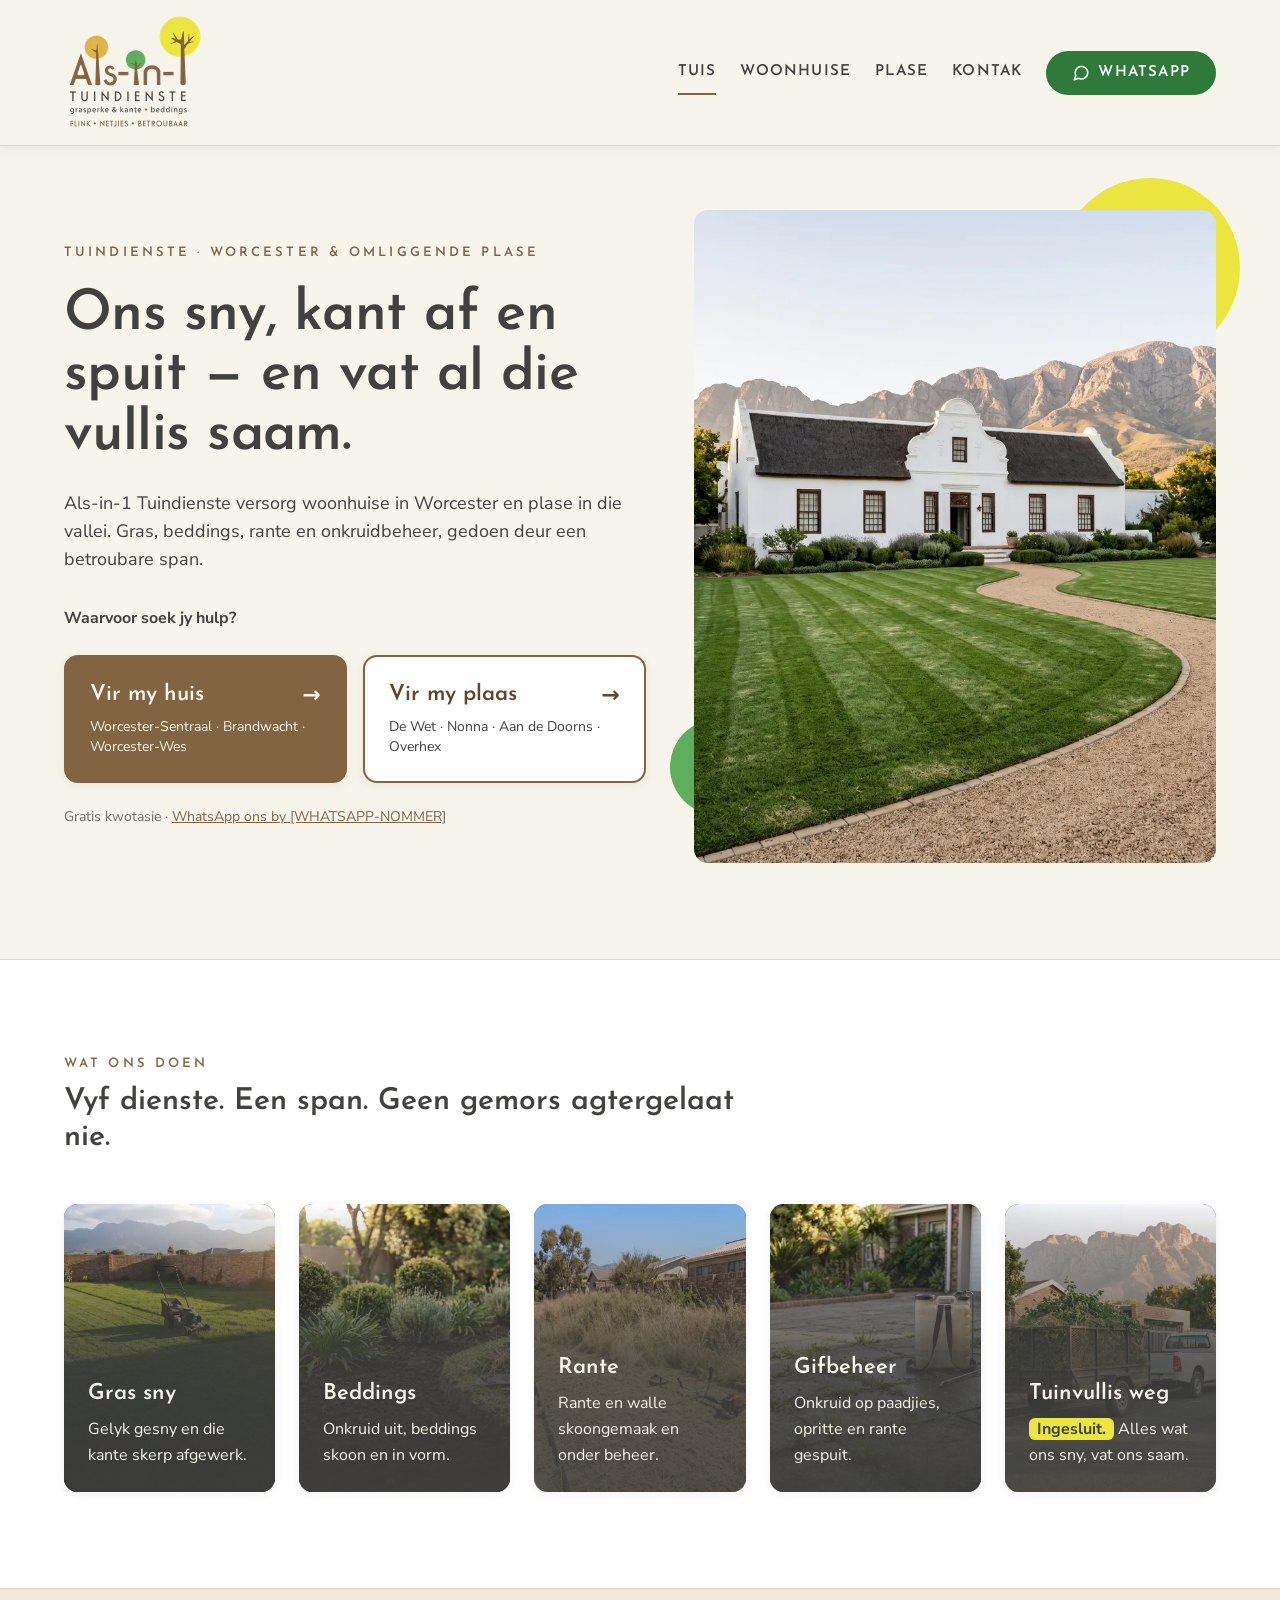
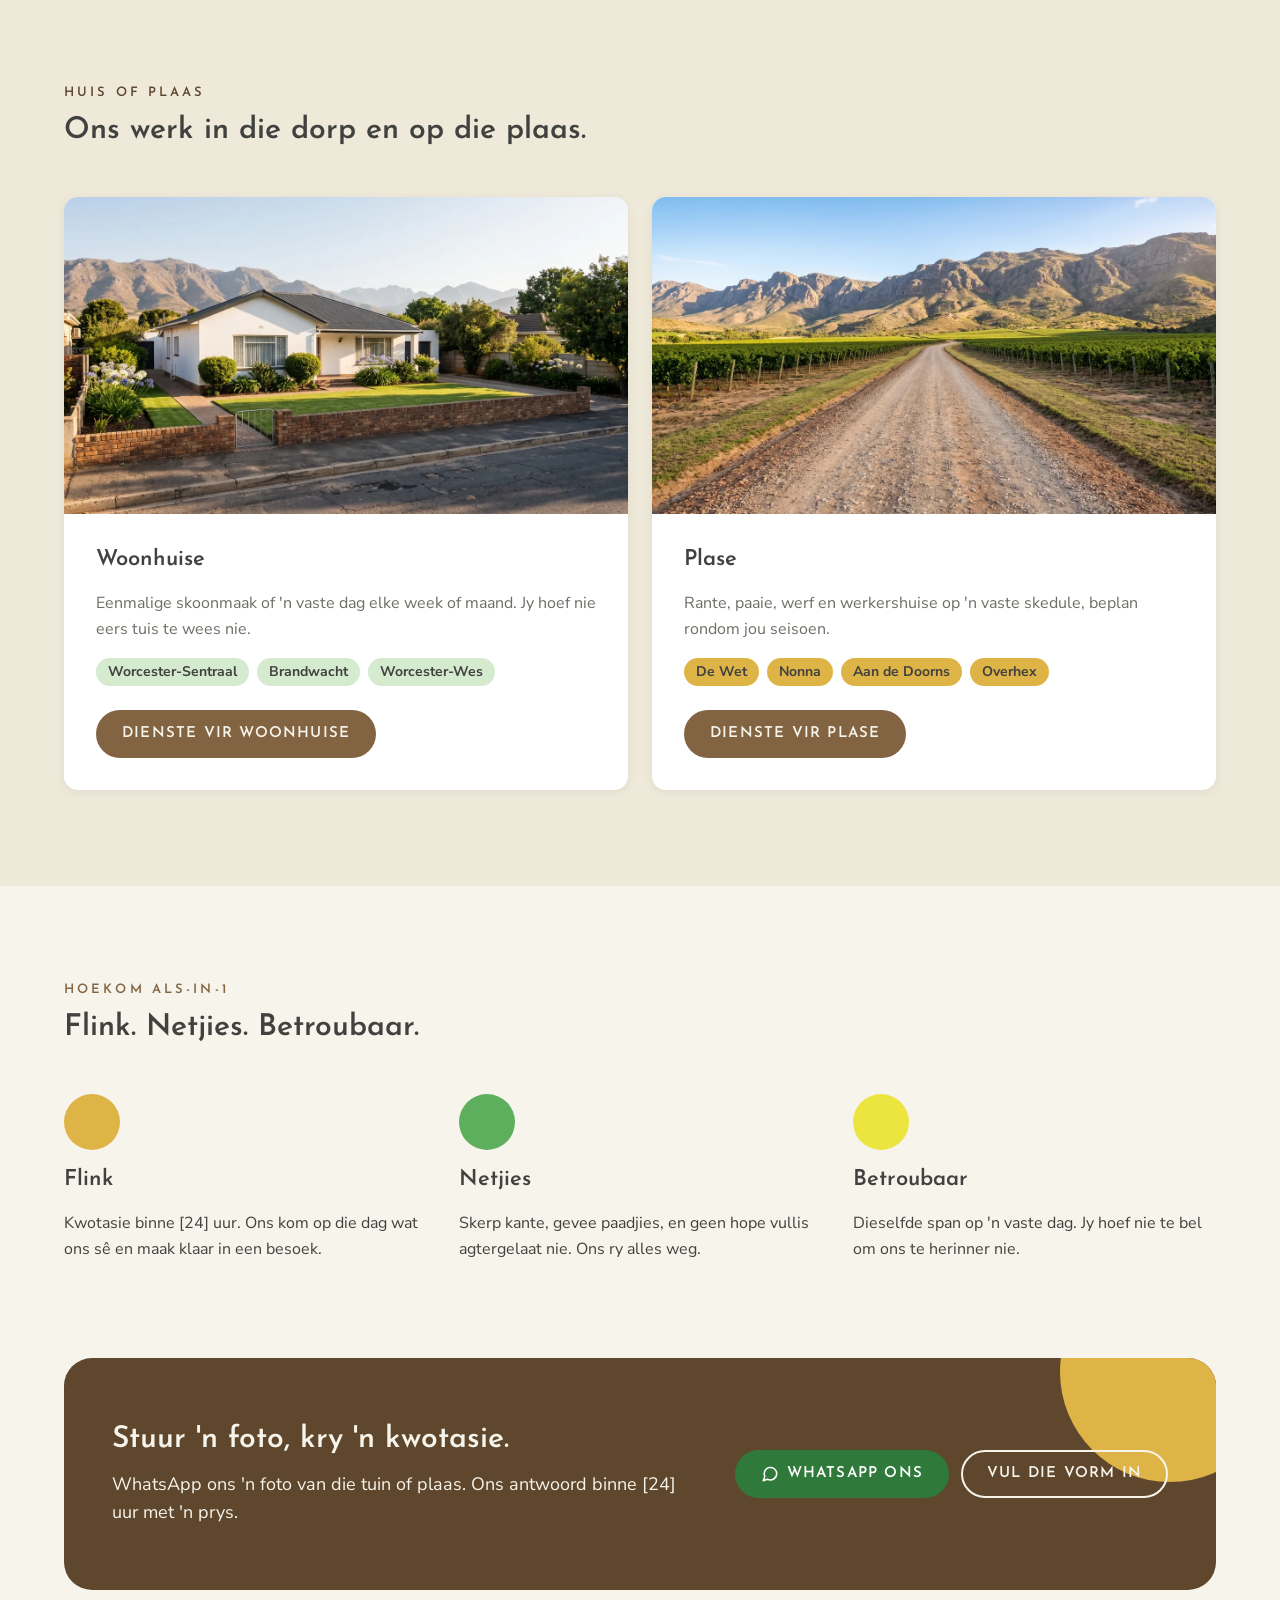
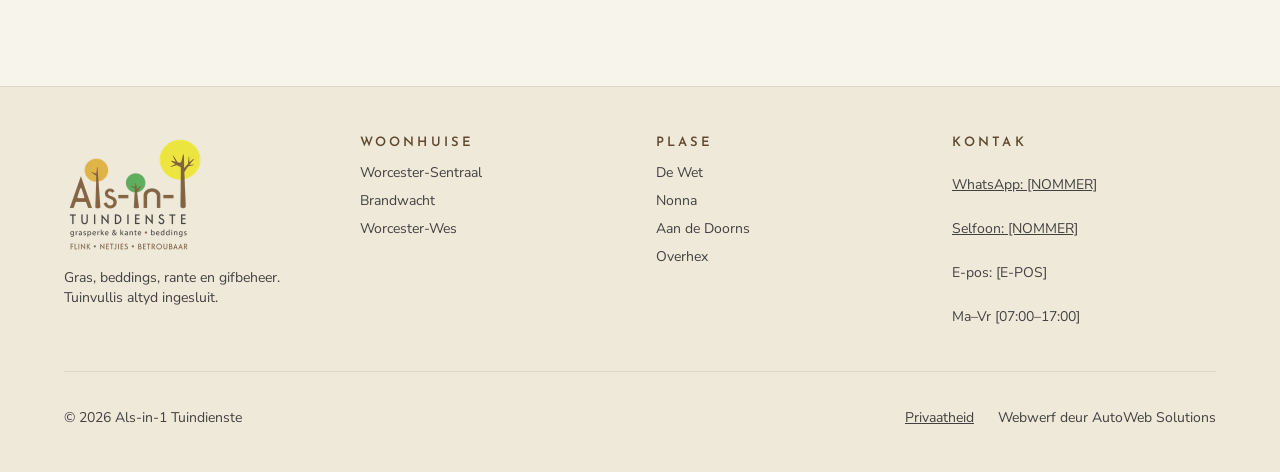
<file: index.html>
<!doctype html>
<html lang="af">
<head>
<meta charset="utf-8">
<meta name="viewport" content="width=device-width, initial-scale=1">
<title>Als-in-1 Tuindienste | Tuindienste in Worcester en plase</title>
<meta name="description" content="Gras sny, beddings, rante en gifbeheer vir woonhuise in Worcester en plase in die vallei. Tuinvullis altyd ingesluit. Gratis kwotasie.">
<link rel="canonical" href="https://[DOMEIN]/">
<meta name="theme-color" content="#f7f4eb">
<link rel="preload" href="fonts/josefin-sans-600-latin.woff2" as="font" type="font/woff2" crossorigin>
<link rel="preload" href="fonts/nunito-sans-latin.woff2" as="font" type="font/woff2" crossorigin>
<link rel="stylesheet" href="css/tokens.css?v=6">
<link rel="stylesheet" href="css/main.css?v=7">
<script src="js/main.js?v=6"></script>
<link rel="icon" href="assets/logo/favicon-32.png" sizes="32x32" type="image/png">
<link rel="icon" href="assets/logo/icon-512.png" sizes="512x512" type="image/png">
<link rel="apple-touch-icon" href="assets/logo/apple-touch-icon.png">
<meta property="og:type" content="website">
<meta property="og:locale" content="af_ZA">
<meta property="og:site_name" content="Als-in-1 Tuindienste">
<meta property="og:title" content="Als-in-1 Tuindienste | Tuindienste in Worcester en plase">
<meta property="og:description" content="Gras sny, beddings, rante en gifbeheer vir woonhuise in Worcester en plase in die vallei. Tuinvullis altyd ingesluit. Gratis kwotasie.">
<meta property="og:url" content="https://[DOMEIN]/">
<meta property="og:image" content="https://[DOMEIN]/images/og-image.jpg">
<meta property="og:image:width" content="1200">
<meta property="og:image:height" content="630">
<meta property="og:image:alt" content="Groot, netjiese grasperk met beboste berge agter">
<meta name="twitter:card" content="summary_large_image">
<meta name="twitter:title" content="Als-in-1 Tuindienste | Tuindienste in Worcester en plase">
<meta name="twitter:description" content="Gras sny, beddings, rante en gifbeheer vir woonhuise in Worcester en plase in die vallei. Tuinvullis altyd ingesluit. Gratis kwotasie.">
<meta name="twitter:image" content="https://[DOMEIN]/images/og-image.jpg">
<script type="application/ld+json">
{
  "@context": "https://schema.org",
  "@type": "LocalBusiness",
  "name": "Als-in-1 Tuindienste",
  "slogan": "Flink · Netjies · Betroubaar",
  "url": "https://[DOMEIN]/",
  "telephone": "+27000000000",
  "image": "https://[DOMEIN]/images/og-image.jpg",
  "logo": "https://[DOMEIN]/assets/logo/icon-512.png",
  "address": {
    "@type": "PostalAddress",
    "addressLocality": "Worcester",
    "addressRegion": "Wes-Kaap",
    "addressCountry": "ZA"
  },
  "areaServed": [
    {
      "@type": "Place",
      "name": "Worcester-Sentraal"
    },
    {
      "@type": "Place",
      "name": "Brandwacht"
    },
    {
      "@type": "Place",
      "name": "Worcester-Wes"
    },
    {
      "@type": "Place",
      "name": "De Wet"
    },
    {
      "@type": "Place",
      "name": "Nonna"
    },
    {
      "@type": "Place",
      "name": "Aan de Doorns"
    },
    {
      "@type": "Place",
      "name": "Overhex"
    }
  ],
  "hasOfferCatalog": {
    "@type": "OfferCatalog",
    "name": "Tuindienste",
    "itemListElement": [
      {
        "@type": "Offer",
        "itemOffered": {
          "@type": "Service",
          "name": "Gras sny"
        }
      },
      {
        "@type": "Offer",
        "itemOffered": {
          "@type": "Service",
          "name": "Beddings"
        }
      },
      {
        "@type": "Offer",
        "itemOffered": {
          "@type": "Service",
          "name": "Rante"
        }
      },
      {
        "@type": "Offer",
        "itemOffered": {
          "@type": "Service",
          "name": "Gifbeheer"
        }
      },
      {
        "@type": "Offer",
        "itemOffered": {
          "@type": "Service",
          "name": "Tuinvullis-verwydering"
        }
      }
    ]
  }
}
</script>
</head>
<body>
<a class="skip-link" href="#inhoud">Slaan oor na die inhoud</a>

<header class="site-header">
  <div class="container site-header__inner">
    <a class="site-header__logo" href="./"><img src="assets/logo/als-in-1-logo-280.webp" srcset="assets/logo/als-in-1-logo-280.webp 280w, assets/logo/als-in-1-logo-420.webp 420w" sizes="140px" width="140" height="121" alt="Als-in-1 Tuindienste"></a>
    <button class="nav-toggle" type="button" aria-expanded="false" aria-controls="hoofmenu">
      <svg class="icon-open" width="22" height="22" viewBox="0 0 24 24" fill="none" stroke="currentColor" stroke-width="2" stroke-linecap="round" stroke-linejoin="round" aria-hidden="true" focusable="false"><path d="M4 6h16"/><path d="M4 12h16"/><path d="M4 18h16"/></svg><svg class="icon-close" width="22" height="22" viewBox="0 0 24 24" fill="none" stroke="currentColor" stroke-width="2" stroke-linecap="round" stroke-linejoin="round" aria-hidden="true" focusable="false"><path d="M6 6l12 12"/><path d="M18 6L6 18"/></svg><span class="nav-toggle__label">Menu</span>
    </button>
    <nav class="site-nav" id="hoofmenu" aria-label="Hoofmenu">
      <ul class="site-nav__list">
        <li><a class="site-nav__link" href="./" aria-current="page">Tuis</a></li>
        <li><a class="site-nav__link" href="woonhuise/">Woonhuise</a></li>
        <li><a class="site-nav__link" href="plase/">Plase</a></li>
        <li><a class="site-nav__link" href="kontak/">Kontak</a></li>
        <li><a class="btn btn--whatsapp btn--sm" href="https://wa.me/27000000000?text=Hallo%2C%20ek%20wil%20graag%20%27n%20kwotasie%20kry."><svg width="18" height="18" viewBox="0 0 24 24" fill="none" stroke="currentColor" stroke-width="2" stroke-linecap="round" stroke-linejoin="round" aria-hidden="true" focusable="false"><path d="M21 11.5a8.4 8.4 0 0 1-12.3 7.4L3 21l2.1-5.6A8.4 8.4 0 1 1 21 11.5z"/></svg>WhatsApp</a></li>
      </ul>
    </nav>
  </div>
</header>

<main id="inhoud">

<section class="container hero" aria-labelledby="hero-titel">
  <div class="hero__text">
    <p class="eyebrow">Tuindienste · Worcester &amp; omliggende plase</p>
    <h1 class="display" id="hero-titel">Ons sny, kant af en spuit — en vat al die vullis saam.</h1>
    <p class="lead">Als-in-1 Tuindienste versorg woonhuise in Worcester en plase in die vallei. Gras, beddings, rante en onkruidbeheer, gedoen deur een betroubare span.</p>
    <p class="route-prompt" id="route-vraag">Waarvoor soek jy hulp?</p>
    <div class="route-cards" role="group" aria-labelledby="route-vraag">
      <a class="route-card route-card--house" href="woonhuise/">
        <span class="route-card__title">Vir my huis <span class="route-card__arrow" aria-hidden="true">→</span></span>
        <span class="route-card__areas"><span class="nowrap">Worcester-Sentraal</span> · <span class="nowrap">Brandwacht</span> · <span class="nowrap">Worcester-Wes</span></span>
      </a>
      <a class="route-card route-card--farm" href="plase/">
        <span class="route-card__title">Vir my plaas <span class="route-card__arrow" aria-hidden="true">→</span></span>
        <span class="route-card__areas"><span class="nowrap">De Wet</span> · <span class="nowrap">Nonna</span> · <span class="nowrap">Aan de Doorns</span> · <span class="nowrap">Overhex</span></span>
      </a>
    </div>
    <p class="small muted">Gratis kwotasie · <a href="https://wa.me/27000000000?text=Hallo%2C%20ek%20wil%20graag%20%27n%20kwotasie%20kry.">WhatsApp ons by [WHATSAPP-NOMMER]</a></p>
  </div>
  <div class="hero__media">
    <div class="disc disc--sun hero__disc hero__disc--tr" aria-hidden="true"></div>
    <div class="disc disc--leaf hero__disc hero__disc--bl" aria-hidden="true"></div>
    <img src="images/tuis-held.webp" srcset="images/tuis-held-800.webp 800w, images/tuis-held.webp 1200w" sizes="(orientation: landscape) and (max-height: 500px) 36vw, (min-width: 1024px) 560px, 100vw" width="1200" height="1500" fetchpriority="high" alt="Kaaps-Hollandse opstal met 'n gevee grondpaadjie tussen netjiese grasperke">
  </div>
</section>

<section class="section section--paper" aria-labelledby="dienste-titel">
  <div class="container section__inner">
    <div class="section-head">
      <p class="eyebrow">Wat ons doen</p>
      <h2 id="dienste-titel">Vyf dienste. Een span. Geen gemors agtergelaat nie.</h2>
    </div>
    <div class="grid grid--tiles">
      <div class="tile tile--photo"><img class="tile__media" src="images/diens-gras.webp" srcset="images/diens-gras-600.webp 600w, images/diens-gras.webp 1200w" sizes="(min-width: 1024px) 240px, (min-width: 640px) 50vw, 100vw" width="1200" height="900" loading="lazy" alt=""><div class="tile__body"><h3>Gras sny</h3><p>Gelyk gesny en die kante skerp afgewerk.</p></div></div>
      <div class="tile tile--photo"><img class="tile__media" src="images/diens-beddings.webp" srcset="images/diens-beddings-600.webp 600w, images/diens-beddings.webp 1200w" sizes="(min-width: 1024px) 240px, (min-width: 640px) 50vw, 100vw" width="1200" height="900" loading="lazy" alt=""><div class="tile__body"><h3>Beddings</h3><p>Onkruid uit, beddings skoon en in vorm.</p></div></div>
      <div class="tile tile--photo"><img class="tile__media" src="images/diens-rante.webp" srcset="images/diens-rante-600.webp 600w, images/diens-rante.webp 1200w" sizes="(min-width: 1024px) 240px, (min-width: 640px) 50vw, 100vw" width="1200" height="900" loading="lazy" alt=""><div class="tile__body"><h3>Rante</h3><p>Rante en walle skoongemaak en onder beheer.</p></div></div>
      <div class="tile tile--photo"><img class="tile__media" src="images/diens-gifbeheer.webp" srcset="images/diens-gifbeheer-600.webp 600w, images/diens-gifbeheer.webp 1200w" sizes="(min-width: 1024px) 240px, (min-width: 640px) 50vw, 100vw" width="1200" height="900" loading="lazy" alt=""><div class="tile__body"><h3>Gifbeheer</h3><p>Onkruid op paadjies, opritte en rante gespuit.</p></div></div>
      <div class="tile tile--photo tile--sun"><img class="tile__media" src="images/diens-vullis.webp" srcset="images/diens-vullis-600.webp 600w, images/diens-vullis.webp 1200w" sizes="(min-width: 1024px) 240px, (min-width: 640px) 50vw, 100vw" width="1200" height="900" loading="lazy" alt=""><div class="tile__body"><h3>Tuinvullis weg</h3><p><strong>Ingesluit.</strong> Alles wat ons sny, vat ons saam.</p></div></div>
    </div>
  </div>
</section>

<section class="section section--sand" aria-labelledby="huis-plaas-titel">
  <div class="container section__inner">
    <div class="section-head">
      <p class="eyebrow">Huis of plaas</p>
      <h2 id="huis-plaas-titel">Ons werk in die dorp en op die plaas.</h2>
    </div>
    <div class="grid grid--rows">
      <article class="card">
        <img class="card__media" src="images/tuis-woonhuis.webp" width="1280" height="720" loading="lazy" alt="Wit huis met 'n groen grasperk en 'n netjies afgekante bedding met struike">
        <div class="card__body">
          <h3>Woonhuise</h3>
          <p>Eenmalige skoonmaak of 'n vaste dag elke week of maand. Jy hoef nie eers tuis te wees nie.</p>
          <div class="chip-row"><span class="chip chip--leaf">Worcester-Sentraal</span><span class="chip chip--leaf">Brandwacht</span><span class="chip chip--leaf">Worcester-Wes</span></div>
          <div class="card__action"><a class="btn btn--primary" href="woonhuise/">Dienste vir woonhuise</a></div>
        </div>
      </article>
      <article class="card">
        <img class="card__media" src="images/tuis-plaas.webp" width="1280" height="720" loading="lazy" alt="Gruispad tussen wingerdblokke met netjies gesnyde rante en berge agter">
        <div class="card__body">
          <h3>Plase</h3>
          <p>Rante, paaie, werf en werkershuise op 'n vaste skedule, beplan rondom jou seisoen.</p>
          <div class="chip-row"><span class="chip chip--ochre">De Wet</span><span class="chip chip--ochre">Nonna</span><span class="chip chip--ochre">Aan de Doorns</span><span class="chip chip--ochre">Overhex</span></div>
          <div class="card__action"><a class="btn btn--primary" href="plase/">Dienste vir plase</a></div>
        </div>
      </article>
    </div>
  </div>
</section>

<section class="section" aria-labelledby="hoekom-titel">
  <div class="container section__inner">
    <div class="section-head">
      <p class="eyebrow">Hoekom Als-in-1</p>
      <h2 id="hoekom-titel">Flink. Netjies. Betroubaar.</h2>
    </div>
    <div class="grid grid--thirds grid--why">
      <div class="why"><div class="disc disc--ochre" aria-hidden="true"></div><h3>Flink</h3><p>Kwotasie binne [24] uur. Ons kom op die dag wat ons sê en maak klaar in een besoek.</p></div>
      <div class="why"><div class="disc disc--leaf" aria-hidden="true"></div><h3>Netjies</h3><p>Skerp kante, gevee paadjies, en geen hope vullis agtergelaat nie. Ons ry alles weg.</p></div>
      <div class="why"><div class="disc disc--sun" aria-hidden="true"></div><h3>Betroubaar</h3><p>Dieselfde span op 'n vaste dag. Jy hoef nie te bel om ons te herinner nie.</p></div>
    </div>
  </div>
</section>

<!-- UNHIDE WHEN: the client supplies a real before/after photo pair of their own job (same angle),
     saved as /images/tuis-voor.webp and /images/tuis-na.webp (1200x900). Never use AI images here. -->
<section class="section section--paper" aria-labelledby="voor-na-titel" hidden>
  <div class="container section__inner">
    <div class="section-head">
      <p class="eyebrow">Voor · Na</p>
      <h2 id="voor-na-titel">Kyk self die verskil.</h2>
    </div>
    <div class="grid grid--halves">
      <figure class="compare">
        <img class="compare__img" src="images/tuis-voor.webp" width="1200" height="900" loading="lazy" alt="Voor: oorgroeide agterplaas met lang gras en onkruid in die beddings">
        <figcaption class="eyebrow">Voor</figcaption>
      </figure>
      <figure class="compare">
        <img class="compare__img" src="images/tuis-na.webp" width="1200" height="900" loading="lazy" alt="Na: dieselfde agterplaas met kort gesnyde gras, skoon beddings en 'n skerp kant langs die paadjie">
        <figcaption class="eyebrow">Na</figcaption>
      </figure>
    </div>
  </div>
</section>

<!-- UNHIDE WHEN: the client supplies 3 real reviews (name + area) and has permission to publish them. -->
<section class="section" aria-labelledby="resensies-titel" hidden>
  <div class="container section__inner">
    <div class="section-head">
      <p class="eyebrow">Wat kliënte sê</p>
      <h2 id="resensies-titel">Bure beveel ons aan.</h2>
    </div>
    <div class="grid grid--thirds">
      <figure class="quote"><blockquote>“[Resensie van 'n woonhuis-kliënt, 1–2 sinne]”</blockquote><figcaption>[Naam] · Brandwacht</figcaption></figure>
      <figure class="quote"><blockquote>“[Resensie van 'n plaas-kliënt, 1–2 sinne]”</blockquote><figcaption>[Naam] · [Plaas], De Wet</figcaption></figure>
      <figure class="quote"><blockquote>“[Resensie van 'n woonhuis-kliënt, 1–2 sinne]”</blockquote><figcaption>[Naam] · Worcester-Wes</figcaption></figure>
    </div>
  </div>
</section>

<section class="cta-wrap" aria-labelledby="cta-titel">
  <div class="container">
    <div class="cta-band">
      <div class="disc disc--ochre cta-band__disc" aria-hidden="true"></div>
      <div class="cta-band__text">
        <h2 id="cta-titel">Stuur 'n foto, kry 'n kwotasie.</h2>
        <p class="lead">WhatsApp ons 'n foto van die tuin of plaas. Ons antwoord binne [24] uur met 'n prys.</p>
      </div>
      <div class="cluster cta-band__actions">
        <a class="btn btn--whatsapp" href="https://wa.me/27000000000?text=Hallo%2C%20ek%20wil%20graag%20%27n%20kwotasie%20kry."><svg width="18" height="18" viewBox="0 0 24 24" fill="none" stroke="currentColor" stroke-width="2" stroke-linecap="round" stroke-linejoin="round" aria-hidden="true" focusable="false"><path d="M21 11.5a8.4 8.4 0 0 1-12.3 7.4L3 21l2.1-5.6A8.4 8.4 0 1 1 21 11.5z"/></svg>WhatsApp ons</a>
        <a class="btn btn--on-dark" href="kontak/">Vul die vorm in</a>
      </div>
    </div>
  </div>
</section>

</main>

<footer class="site-footer">
  <div class="container site-footer__grid">
    <div class="site-footer__brand">
      <img src="assets/logo/als-in-1-logo-280.webp" srcset="assets/logo/als-in-1-logo-280.webp 280w, assets/logo/als-in-1-logo-420.webp 420w" sizes="140px" width="140" height="121" alt="Als-in-1 Tuindienste" loading="lazy">
      <p>Gras, beddings, rante en gifbeheer. Tuinvullis altyd ingesluit.</p>
    </div>
    <div class="site-footer__col">
      <p class="eyebrow">Woonhuise</p>
      <ul>
        <li>Worcester-Sentraal</li>
        <li>Brandwacht</li>
        <li>Worcester-Wes</li>
      </ul>
    </div>
    <div class="site-footer__col">
      <p class="eyebrow">Plase</p>
      <ul>
        <li>De Wet</li>
        <li>Nonna</li>
        <li>Aan de Doorns</li>
        <li>Overhex</li>
      </ul>
    </div>
    <div class="site-footer__col site-footer__col--links">
      <p class="eyebrow">Kontak</p>
      <ul>
        <li><a href="https://wa.me/27000000000?text=Hallo%2C%20ek%20wil%20graag%20%27n%20kwotasie%20kry.">WhatsApp: [NOMMER]</a></li>
        <li><a href="tel:+27000000000">Selfoon: [NOMMER]</a></li>
        <li>E-pos: [E-POS]</li>
        <li>Ma–Vr [07:00–17:00]</li>
      </ul>
    </div>
  </div>
  <div class="container">
    <div class="site-footer__bottom">
      <span>© 2026 Als-in-1 Tuindienste</span>
      <span class="site-footer__legal"><a href="privaatheid/">Privaatheid</a><span>Webwerf deur AutoWeb Solutions</span></span>
    </div>
  </div>
</footer>

<nav class="mobile-bar" aria-label="Vinnige kontak">
  <a class="btn btn--whatsapp" href="https://wa.me/27000000000?text=Hallo%2C%20ek%20wil%20graag%20%27n%20kwotasie%20kry."><svg width="18" height="18" viewBox="0 0 24 24" fill="none" stroke="currentColor" stroke-width="2" stroke-linecap="round" stroke-linejoin="round" aria-hidden="true" focusable="false"><path d="M21 11.5a8.4 8.4 0 0 1-12.3 7.4L3 21l2.1-5.6A8.4 8.4 0 1 1 21 11.5z"/></svg>WhatsApp</a>
  <a class="btn btn--primary" href="tel:+27000000000"><svg width="18" height="18" viewBox="0 0 24 24" fill="none" stroke="currentColor" stroke-width="2" stroke-linecap="round" stroke-linejoin="round" aria-hidden="true" focusable="false"><path d="M22 16.9v3a2 2 0 0 1-2.2 2 19.8 19.8 0 0 1-8.6-3.1 19.5 19.5 0 0 1-6-6A19.8 19.8 0 0 1 2.1 4.2 2 2 0 0 1 4.1 2h3a2 2 0 0 1 2 1.7c.1.9.4 1.8.7 2.7a2 2 0 0 1-.5 2.1L8 9.8a16 16 0 0 0 6 6l1.3-1.3a2 2 0 0 1 2.1-.4c.9.3 1.8.6 2.7.7a2 2 0 0 1 1.7 2z"/></svg>Bel</a>
</nav>

</body>
</html>
</file>
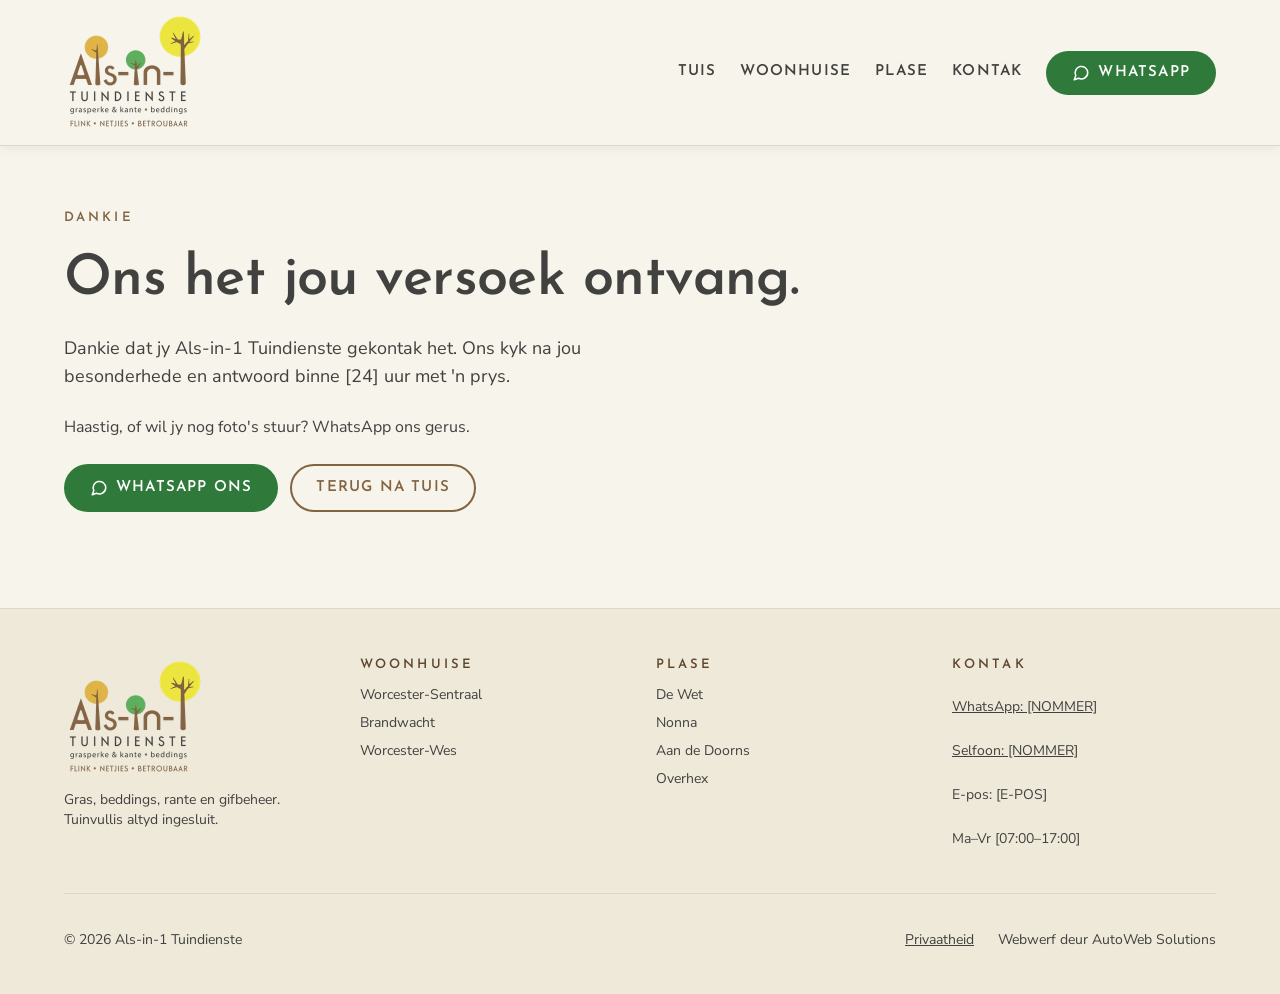
<file: dankie/index.html>
<!doctype html>
<html lang="af">
<head>
<meta charset="utf-8">
<meta name="viewport" content="width=device-width, initial-scale=1">
<title>Dankie vir jou versoek | Als-in-1 Tuindienste</title>
<meta name="description" content="Ons het jou kwotasie-versoek ontvang en antwoord binne [24] uur met 'n prys.">
<link rel="canonical" href="https://[DOMEIN]/dankie/">
<meta name="robots" content="noindex">
<meta name="theme-color" content="#f7f4eb">
<link rel="preload" href="../fonts/josefin-sans-600-latin.woff2" as="font" type="font/woff2" crossorigin>
<link rel="preload" href="../fonts/nunito-sans-latin.woff2" as="font" type="font/woff2" crossorigin>
<link rel="stylesheet" href="../css/tokens.css?v=6">
<link rel="stylesheet" href="../css/main.css?v=7">
<script src="../js/main.js?v=6"></script>
<link rel="icon" href="../assets/logo/favicon-32.png" sizes="32x32" type="image/png">
<link rel="icon" href="../assets/logo/icon-512.png" sizes="512x512" type="image/png">
<link rel="apple-touch-icon" href="../assets/logo/apple-touch-icon.png">
<meta property="og:type" content="website">
<meta property="og:locale" content="af_ZA">
<meta property="og:site_name" content="Als-in-1 Tuindienste">
<meta property="og:title" content="Dankie vir jou versoek | Als-in-1 Tuindienste">
<meta property="og:description" content="Ons het jou kwotasie-versoek ontvang en antwoord binne [24] uur met 'n prys.">
<meta property="og:url" content="https://[DOMEIN]/dankie/">
<meta property="og:image" content="https://[DOMEIN]/images/og-image.jpg">
<meta property="og:image:width" content="1200">
<meta property="og:image:height" content="630">
<meta property="og:image:alt" content="Groot, netjiese grasperk met beboste berge agter">
<meta name="twitter:card" content="summary_large_image">
<meta name="twitter:title" content="Dankie vir jou versoek | Als-in-1 Tuindienste">
<meta name="twitter:description" content="Ons het jou kwotasie-versoek ontvang en antwoord binne [24] uur met 'n prys.">
<meta name="twitter:image" content="https://[DOMEIN]/images/og-image.jpg">
</head>
<body>
<a class="skip-link" href="#inhoud">Slaan oor na die inhoud</a>

<header class="site-header">
  <div class="container site-header__inner">
    <a class="site-header__logo" href="../"><img src="../assets/logo/als-in-1-logo-280.webp" srcset="../assets/logo/als-in-1-logo-280.webp 280w, ../assets/logo/als-in-1-logo-420.webp 420w" sizes="140px" width="140" height="121" alt="Als-in-1 Tuindienste"></a>
    <button class="nav-toggle" type="button" aria-expanded="false" aria-controls="hoofmenu">
      <svg class="icon-open" width="22" height="22" viewBox="0 0 24 24" fill="none" stroke="currentColor" stroke-width="2" stroke-linecap="round" stroke-linejoin="round" aria-hidden="true" focusable="false"><path d="M4 6h16"/><path d="M4 12h16"/><path d="M4 18h16"/></svg><svg class="icon-close" width="22" height="22" viewBox="0 0 24 24" fill="none" stroke="currentColor" stroke-width="2" stroke-linecap="round" stroke-linejoin="round" aria-hidden="true" focusable="false"><path d="M6 6l12 12"/><path d="M18 6L6 18"/></svg><span class="nav-toggle__label">Menu</span>
    </button>
    <nav class="site-nav" id="hoofmenu" aria-label="Hoofmenu">
      <ul class="site-nav__list">
        <li><a class="site-nav__link" href="../">Tuis</a></li>
        <li><a class="site-nav__link" href="../woonhuise/">Woonhuise</a></li>
        <li><a class="site-nav__link" href="../plase/">Plase</a></li>
        <li><a class="site-nav__link" href="../kontak/">Kontak</a></li>
        <li><a class="btn btn--whatsapp btn--sm" href="https://wa.me/27000000000?text=Hallo%2C%20ek%20wil%20graag%20%27n%20kwotasie%20kry."><svg width="18" height="18" viewBox="0 0 24 24" fill="none" stroke="currentColor" stroke-width="2" stroke-linecap="round" stroke-linejoin="round" aria-hidden="true" focusable="false"><path d="M21 11.5a8.4 8.4 0 0 1-12.3 7.4L3 21l2.1-5.6A8.4 8.4 0 1 1 21 11.5z"/></svg>WhatsApp</a></li>
      </ul>
    </nav>
  </div>
</header>

<main id="inhoud">

<section class="container hero" aria-labelledby="hero-titel">
  <div class="hero__text">
    <p class="eyebrow">Dankie</p>
    <h1 class="display" id="hero-titel">Ons het jou versoek ontvang.</h1>
    <p class="lead">Dankie dat jy Als-in-1 Tuindienste gekontak het. Ons kyk na jou besonderhede en antwoord binne [24] uur met 'n prys.</p>
    <p>Haastig, of wil jy nog foto's stuur? WhatsApp ons gerus.</p>
    <div class="cluster">
      <a class="btn btn--whatsapp" href="https://wa.me/27000000000?text=Hallo%2C%20ek%20wil%20graag%20%27n%20kwotasie%20kry."><svg width="18" height="18" viewBox="0 0 24 24" fill="none" stroke="currentColor" stroke-width="2" stroke-linecap="round" stroke-linejoin="round" aria-hidden="true" focusable="false"><path d="M21 11.5a8.4 8.4 0 0 1-12.3 7.4L3 21l2.1-5.6A8.4 8.4 0 1 1 21 11.5z"/></svg>WhatsApp ons</a>
      <a class="btn btn--outline" href="../">Terug na Tuis</a>
    </div>
  </div>
</section>
</main>

<footer class="site-footer">
  <div class="container site-footer__grid">
    <div class="site-footer__brand">
      <img src="../assets/logo/als-in-1-logo-280.webp" srcset="../assets/logo/als-in-1-logo-280.webp 280w, ../assets/logo/als-in-1-logo-420.webp 420w" sizes="140px" width="140" height="121" alt="Als-in-1 Tuindienste" loading="lazy">
      <p>Gras, beddings, rante en gifbeheer. Tuinvullis altyd ingesluit.</p>
    </div>
    <div class="site-footer__col">
      <p class="eyebrow">Woonhuise</p>
      <ul>
        <li>Worcester-Sentraal</li>
        <li>Brandwacht</li>
        <li>Worcester-Wes</li>
      </ul>
    </div>
    <div class="site-footer__col">
      <p class="eyebrow">Plase</p>
      <ul>
        <li>De Wet</li>
        <li>Nonna</li>
        <li>Aan de Doorns</li>
        <li>Overhex</li>
      </ul>
    </div>
    <div class="site-footer__col site-footer__col--links">
      <p class="eyebrow">Kontak</p>
      <ul>
        <li><a href="https://wa.me/27000000000?text=Hallo%2C%20ek%20wil%20graag%20%27n%20kwotasie%20kry.">WhatsApp: [NOMMER]</a></li>
        <li><a href="tel:+27000000000">Selfoon: [NOMMER]</a></li>
        <li>E-pos: [E-POS]</li>
        <li>Ma–Vr [07:00–17:00]</li>
      </ul>
    </div>
  </div>
  <div class="container">
    <div class="site-footer__bottom">
      <span>© 2026 Als-in-1 Tuindienste</span>
      <span class="site-footer__legal"><a href="../privaatheid/">Privaatheid</a><span>Webwerf deur AutoWeb Solutions</span></span>
    </div>
  </div>
</footer>

<nav class="mobile-bar" aria-label="Vinnige kontak">
  <a class="btn btn--whatsapp" href="https://wa.me/27000000000?text=Hallo%2C%20ek%20wil%20graag%20%27n%20kwotasie%20kry."><svg width="18" height="18" viewBox="0 0 24 24" fill="none" stroke="currentColor" stroke-width="2" stroke-linecap="round" stroke-linejoin="round" aria-hidden="true" focusable="false"><path d="M21 11.5a8.4 8.4 0 0 1-12.3 7.4L3 21l2.1-5.6A8.4 8.4 0 1 1 21 11.5z"/></svg>WhatsApp</a>
  <a class="btn btn--primary" href="tel:+27000000000"><svg width="18" height="18" viewBox="0 0 24 24" fill="none" stroke="currentColor" stroke-width="2" stroke-linecap="round" stroke-linejoin="round" aria-hidden="true" focusable="false"><path d="M22 16.9v3a2 2 0 0 1-2.2 2 19.8 19.8 0 0 1-8.6-3.1 19.5 19.5 0 0 1-6-6A19.8 19.8 0 0 1 2.1 4.2 2 2 0 0 1 4.1 2h3a2 2 0 0 1 2 1.7c.1.9.4 1.8.7 2.7a2 2 0 0 1-.5 2.1L8 9.8a16 16 0 0 0 6 6l1.3-1.3a2 2 0 0 1 2.1-.4c.9.3 1.8.6 2.7.7a2 2 0 0 1 1.7 2z"/></svg>Bel</a>
</nav>

</body>
</html>
</file>
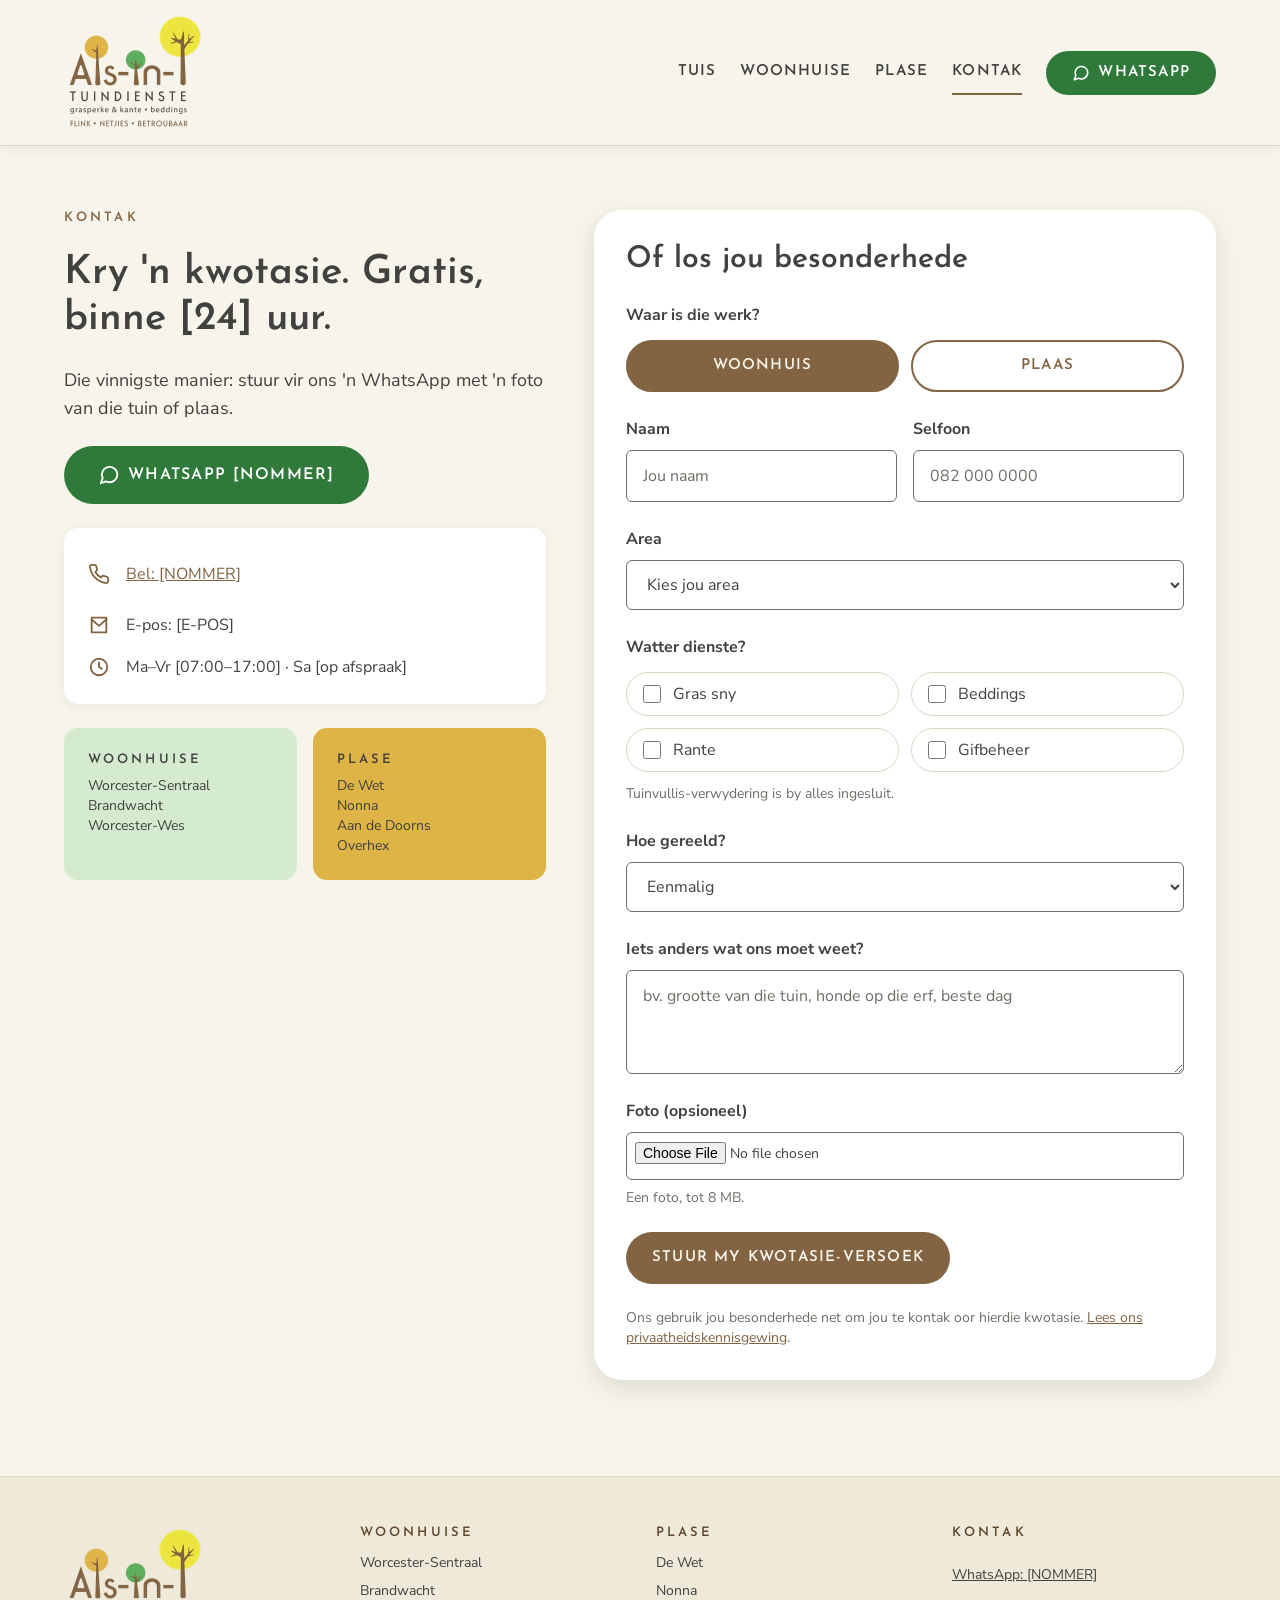
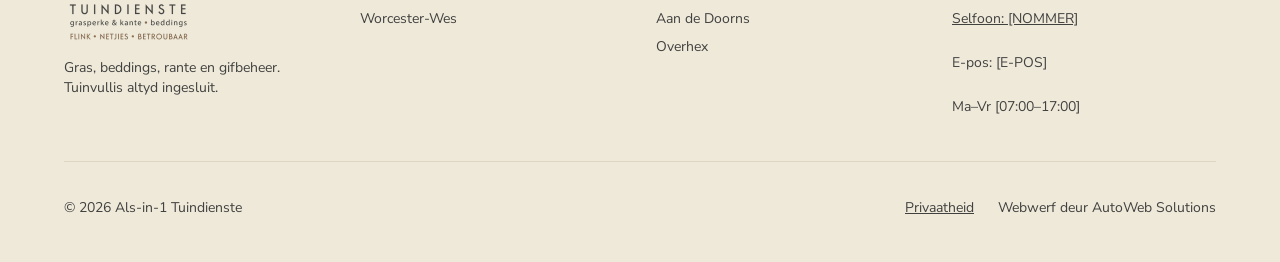
<file: kontak/index.html>
<!doctype html>
<html lang="af">
<head>
<meta charset="utf-8">
<meta name="viewport" content="width=device-width, initial-scale=1">
<title>Kontak ons vir 'n gratis kwotasie | Als-in-1 Tuindienste</title>
<meta name="description" content="WhatsApp ons 'n foto van jou tuin of plaas, of vul die vorm in. Gratis kwotasie vir woonhuise in Worcester en plase in die vallei.">
<link rel="canonical" href="https://[DOMEIN]/kontak/">
<meta name="theme-color" content="#f7f4eb">
<link rel="preload" href="../fonts/josefin-sans-600-latin.woff2" as="font" type="font/woff2" crossorigin>
<link rel="preload" href="../fonts/nunito-sans-latin.woff2" as="font" type="font/woff2" crossorigin>
<link rel="stylesheet" href="../css/tokens.css?v=6">
<link rel="stylesheet" href="../css/main.css?v=7">
<script src="../js/main.js?v=6"></script>
<link rel="icon" href="../assets/logo/favicon-32.png" sizes="32x32" type="image/png">
<link rel="icon" href="../assets/logo/icon-512.png" sizes="512x512" type="image/png">
<link rel="apple-touch-icon" href="../assets/logo/apple-touch-icon.png">
<meta property="og:type" content="website">
<meta property="og:locale" content="af_ZA">
<meta property="og:site_name" content="Als-in-1 Tuindienste">
<meta property="og:title" content="Kontak ons vir 'n gratis kwotasie | Als-in-1 Tuindienste">
<meta property="og:description" content="WhatsApp ons 'n foto van jou tuin of plaas, of vul die vorm in. Gratis kwotasie vir woonhuise in Worcester en plase in die vallei.">
<meta property="og:url" content="https://[DOMEIN]/kontak/">
<meta property="og:image" content="https://[DOMEIN]/images/og-image.jpg">
<meta property="og:image:width" content="1200">
<meta property="og:image:height" content="630">
<meta property="og:image:alt" content="Groot, netjiese grasperk met beboste berge agter">
<meta name="twitter:card" content="summary_large_image">
<meta name="twitter:title" content="Kontak ons vir 'n gratis kwotasie | Als-in-1 Tuindienste">
<meta name="twitter:description" content="WhatsApp ons 'n foto van jou tuin of plaas, of vul die vorm in. Gratis kwotasie vir woonhuise in Worcester en plase in die vallei.">
<meta name="twitter:image" content="https://[DOMEIN]/images/og-image.jpg">
</head>
<body>
<a class="skip-link" href="#inhoud">Slaan oor na die inhoud</a>

<header class="site-header">
  <div class="container site-header__inner">
    <a class="site-header__logo" href="../"><img src="../assets/logo/als-in-1-logo-280.webp" srcset="../assets/logo/als-in-1-logo-280.webp 280w, ../assets/logo/als-in-1-logo-420.webp 420w" sizes="140px" width="140" height="121" alt="Als-in-1 Tuindienste"></a>
    <button class="nav-toggle" type="button" aria-expanded="false" aria-controls="hoofmenu">
      <svg class="icon-open" width="22" height="22" viewBox="0 0 24 24" fill="none" stroke="currentColor" stroke-width="2" stroke-linecap="round" stroke-linejoin="round" aria-hidden="true" focusable="false"><path d="M4 6h16"/><path d="M4 12h16"/><path d="M4 18h16"/></svg><svg class="icon-close" width="22" height="22" viewBox="0 0 24 24" fill="none" stroke="currentColor" stroke-width="2" stroke-linecap="round" stroke-linejoin="round" aria-hidden="true" focusable="false"><path d="M6 6l12 12"/><path d="M18 6L6 18"/></svg><span class="nav-toggle__label">Menu</span>
    </button>
    <nav class="site-nav" id="hoofmenu" aria-label="Hoofmenu">
      <ul class="site-nav__list">
        <li><a class="site-nav__link" href="../">Tuis</a></li>
        <li><a class="site-nav__link" href="../woonhuise/">Woonhuise</a></li>
        <li><a class="site-nav__link" href="../plase/">Plase</a></li>
        <li><a class="site-nav__link" href="../kontak/" aria-current="page">Kontak</a></li>
        <li><a class="btn btn--whatsapp btn--sm" href="https://wa.me/27000000000?text=Hallo%2C%20ek%20wil%20graag%20%27n%20kwotasie%20kry."><svg width="18" height="18" viewBox="0 0 24 24" fill="none" stroke="currentColor" stroke-width="2" stroke-linecap="round" stroke-linejoin="round" aria-hidden="true" focusable="false"><path d="M21 11.5a8.4 8.4 0 0 1-12.3 7.4L3 21l2.1-5.6A8.4 8.4 0 1 1 21 11.5z"/></svg>WhatsApp</a></li>
      </ul>
    </nav>
  </div>
</header>

<main id="inhoud">

<section class="container hero hero--top" aria-labelledby="hero-titel">
  <div class="hero__text hero__text--narrow">
    <p class="eyebrow">Kontak</p>
    <h1 id="hero-titel">Kry 'n kwotasie. Gratis, binne [24] uur.</h1>
    <p class="lead">Die vinnigste manier: stuur vir ons 'n WhatsApp met 'n foto van die tuin of plaas.</p>
    <a class="btn btn--whatsapp btn--lg self-start" href="https://wa.me/27000000000?text=Hallo%2C%20ek%20wil%20graag%20%27n%20kwotasie%20kry."><svg width="22" height="22" viewBox="0 0 24 24" fill="none" stroke="currentColor" stroke-width="2" stroke-linecap="round" stroke-linejoin="round" aria-hidden="true" focusable="false"><path d="M21 11.5a8.4 8.4 0 0 1-12.3 7.4L3 21l2.1-5.6A8.4 8.4 0 1 1 21 11.5z"/></svg>WhatsApp [NOMMER]</a>
    <div class="contact-card">
      <div class="contact-card__row"><svg class="icon icon--sm" width="22" height="22" viewBox="0 0 24 24" fill="none" stroke="currentColor" stroke-width="2" stroke-linecap="round" stroke-linejoin="round" aria-hidden="true" focusable="false"><path d="M22 16.9v3a2 2 0 0 1-2.2 2 19.8 19.8 0 0 1-8.6-3.1 19.5 19.5 0 0 1-6-6A19.8 19.8 0 0 1 2.1 4.2 2 2 0 0 1 4.1 2h3a2 2 0 0 1 2 1.7c.1.9.4 1.8.7 2.7a2 2 0 0 1-.5 2.1L8 9.8a16 16 0 0 0 6 6l1.3-1.3a2 2 0 0 1 2.1-.4c.9.3 1.8.6 2.7.7a2 2 0 0 1 1.7 2z"/></svg><a href="tel:+27000000000">Bel: [NOMMER]</a></div>
      <div class="contact-card__row"><svg class="icon icon--sm" width="22" height="22" viewBox="0 0 24 24" fill="none" stroke="currentColor" stroke-width="2" stroke-linecap="round" stroke-linejoin="round" aria-hidden="true" focusable="false"><path d="M4 4h16v16H4z"/><path d="M4 6l8 7 8-7"/></svg><span>E-pos: [E-POS]</span></div>
      <div class="contact-card__row"><svg class="icon icon--sm" width="22" height="22" viewBox="0 0 24 24" fill="none" stroke="currentColor" stroke-width="2" stroke-linecap="round" stroke-linejoin="round" aria-hidden="true" focusable="false"><circle cx="12" cy="12" r="9"/><path d="M12 7v5l3 2"/></svg><span>Ma–Vr [07:00–17:00] · Sa [op afspraak]</span></div>
    </div>
    <div class="area-grid">
      <div class="area-box area-box--leaf">
        <p class="eyebrow">Woonhuise</p>
        <ul><li>Worcester-Sentraal</li><li>Brandwacht</li><li>Worcester-Wes</li></ul>
      </div>
      <div class="area-box area-box--ochre">
        <p class="eyebrow">Plase</p>
        <ul><li>De Wet</li><li>Nonna</li><li>Aan de Doorns</li><li>Overhex</li></ul>
      </div>
    </div>
  </div>

  <form class="form hero__form" name="kwotasie" method="POST" action="../dankie/" enctype="multipart/form-data" data-netlify="true" netlify-honeypot="bot-field" aria-labelledby="vorm-titel">
    <input type="hidden" name="form-name" value="kwotasie">
    <p class="honeypot"><label>Moenie hierdie veld invul nie: <input name="bot-field" tabindex="-1" autocomplete="off"></label></p>

    <h2 id="vorm-titel">Of los jou besonderhede</h2>

    <fieldset>
      <legend>Waar is die werk?</legend>
      <div class="segmented">
        <input class="segmented__input" type="radio" id="tipe-huis" name="tipe" value="Woonhuis" checked required>
        <label class="segmented__option" for="tipe-huis">Woonhuis</label>
        <input class="segmented__input" type="radio" id="tipe-plaas" name="tipe" value="Plaas" required>
        <label class="segmented__option" for="tipe-plaas">Plaas</label>
      </div>
    </fieldset>

    <div class="form__row">
      <div class="field">
        <label class="field__label" for="naam">Naam</label>
        <input class="input" type="text" id="naam" name="naam" autocomplete="name" placeholder="Jou naam" required>
      </div>
      <div class="field">
        <label class="field__label" for="selfoon">Selfoon</label>
        <input class="input" type="tel" id="selfoon" name="selfoon" autocomplete="tel" inputmode="tel" placeholder="082 000 0000" required pattern="(\+27|27|0)(\s|-)?[1-9][0-9]((\s|-)?[0-9]){7}" title="Bv. 082 123 4567 of +27 82 123 4567">
      </div>
    </div>

    <div class="field" data-farm-only>
      <label class="field__label" for="plaasnaam">Plaasnaam <span class="field__req nojs-only">(net vir plase)</span></label>
      <input class="input" type="text" id="plaasnaam" name="plaasnaam" placeholder="bv. [Plaasnaam]">
    </div>

    <div class="field">
      <label class="field__label" for="area">Area</label>
      <select class="input" id="area" name="area" required>
        <option value="">Kies jou area</option>
        <optgroup label="Woonhuise" data-group="huis">
          <option>Worcester-Sentraal</option>
          <option>Brandwacht</option>
          <option>Worcester-Wes</option>
        </optgroup>
        <optgroup label="Plase" data-group="plaas">
          <option>De Wet</option>
          <option>Nonna</option>
          <option>Aan de Doorns</option>
          <option>Overhex</option>
        </optgroup>
        <option value="Ander" data-other>Ander (vra ons)</option>
      </select>
    </div>

    <fieldset>
      <legend>Watter dienste?</legend>
      <div class="checks">
        <label class="check"><input type="checkbox" name="dienste[]" value="Gras sny"> Gras sny</label>
        <label class="check"><input type="checkbox" name="dienste[]" value="Beddings"> Beddings</label>
        <label class="check"><input type="checkbox" name="dienste[]" value="Rante"> Rante</label>
        <label class="check"><input type="checkbox" name="dienste[]" value="Gifbeheer"> Gifbeheer</label>
      </div>
      <p class="field__hint">Tuinvullis-verwydering is by alles ingesluit.</p>
    </fieldset>

    <div class="field">
      <label class="field__label" for="gereeldheid">Hoe gereeld?</label>
      <select class="input" id="gereeldheid" name="gereeldheid">
        <option>Eenmalig</option>
        <option>Weekliks</option>
        <option>Elke twee weke</option>
        <option>Maandeliks</option>
        <option>Weet nog nie</option>
      </select>
    </div>

    <div class="field">
      <label class="field__label" for="boodskap">Iets anders wat ons moet weet?</label>
      <textarea class="input" id="boodskap" name="boodskap" rows="3" placeholder="bv. grootte van die tuin, honde op die erf, beste dag"></textarea>
    </div>

    <div class="field">
      <label class="field__label" for="foto">Foto (opsioneel)</label>
      <input class="input" type="file" id="foto" name="foto" accept="image/*" aria-describedby="foto-wenk foto-fout">
      <p class="field__hint" id="foto-wenk">Een foto, tot 8 MB.</p>
      <p class="field__error" id="foto-fout" role="alert" hidden></p>
    </div>

    <button class="btn btn--primary" type="submit" data-label-huis="Stuur my kwotasie-versoek" data-label-plaas="Bespreek terreinbesoek">Stuur my kwotasie-versoek</button>
    <p class="form__note">Ons gebruik jou besonderhede net om jou te kontak oor hierdie kwotasie. <a href="../privaatheid/">Lees ons privaatheidskennisgewing</a>.</p>
  </form>
</section>
</main>

<footer class="site-footer">
  <div class="container site-footer__grid">
    <div class="site-footer__brand">
      <img src="../assets/logo/als-in-1-logo-280.webp" srcset="../assets/logo/als-in-1-logo-280.webp 280w, ../assets/logo/als-in-1-logo-420.webp 420w" sizes="140px" width="140" height="121" alt="Als-in-1 Tuindienste" loading="lazy">
      <p>Gras, beddings, rante en gifbeheer. Tuinvullis altyd ingesluit.</p>
    </div>
    <div class="site-footer__col">
      <p class="eyebrow">Woonhuise</p>
      <ul>
        <li>Worcester-Sentraal</li>
        <li>Brandwacht</li>
        <li>Worcester-Wes</li>
      </ul>
    </div>
    <div class="site-footer__col">
      <p class="eyebrow">Plase</p>
      <ul>
        <li>De Wet</li>
        <li>Nonna</li>
        <li>Aan de Doorns</li>
        <li>Overhex</li>
      </ul>
    </div>
    <div class="site-footer__col site-footer__col--links">
      <p class="eyebrow">Kontak</p>
      <ul>
        <li><a href="https://wa.me/27000000000?text=Hallo%2C%20ek%20wil%20graag%20%27n%20kwotasie%20kry.">WhatsApp: [NOMMER]</a></li>
        <li><a href="tel:+27000000000">Selfoon: [NOMMER]</a></li>
        <li>E-pos: [E-POS]</li>
        <li>Ma–Vr [07:00–17:00]</li>
      </ul>
    </div>
  </div>
  <div class="container">
    <div class="site-footer__bottom">
      <span>© 2026 Als-in-1 Tuindienste</span>
      <span class="site-footer__legal"><a href="../privaatheid/">Privaatheid</a><span>Webwerf deur AutoWeb Solutions</span></span>
    </div>
  </div>
</footer>

<nav class="mobile-bar" aria-label="Vinnige kontak">
  <a class="btn btn--whatsapp" href="https://wa.me/27000000000?text=Hallo%2C%20ek%20wil%20graag%20%27n%20kwotasie%20kry."><svg width="18" height="18" viewBox="0 0 24 24" fill="none" stroke="currentColor" stroke-width="2" stroke-linecap="round" stroke-linejoin="round" aria-hidden="true" focusable="false"><path d="M21 11.5a8.4 8.4 0 0 1-12.3 7.4L3 21l2.1-5.6A8.4 8.4 0 1 1 21 11.5z"/></svg>WhatsApp</a>
  <a class="btn btn--primary" href="tel:+27000000000"><svg width="18" height="18" viewBox="0 0 24 24" fill="none" stroke="currentColor" stroke-width="2" stroke-linecap="round" stroke-linejoin="round" aria-hidden="true" focusable="false"><path d="M22 16.9v3a2 2 0 0 1-2.2 2 19.8 19.8 0 0 1-8.6-3.1 19.5 19.5 0 0 1-6-6A19.8 19.8 0 0 1 2.1 4.2 2 2 0 0 1 4.1 2h3a2 2 0 0 1 2 1.7c.1.9.4 1.8.7 2.7a2 2 0 0 1-.5 2.1L8 9.8a16 16 0 0 0 6 6l1.3-1.3a2 2 0 0 1 2.1-.4c.9.3 1.8.6 2.7.7a2 2 0 0 1 1.7 2z"/></svg>Bel</a>
</nav>

</body>
</html>
</file>
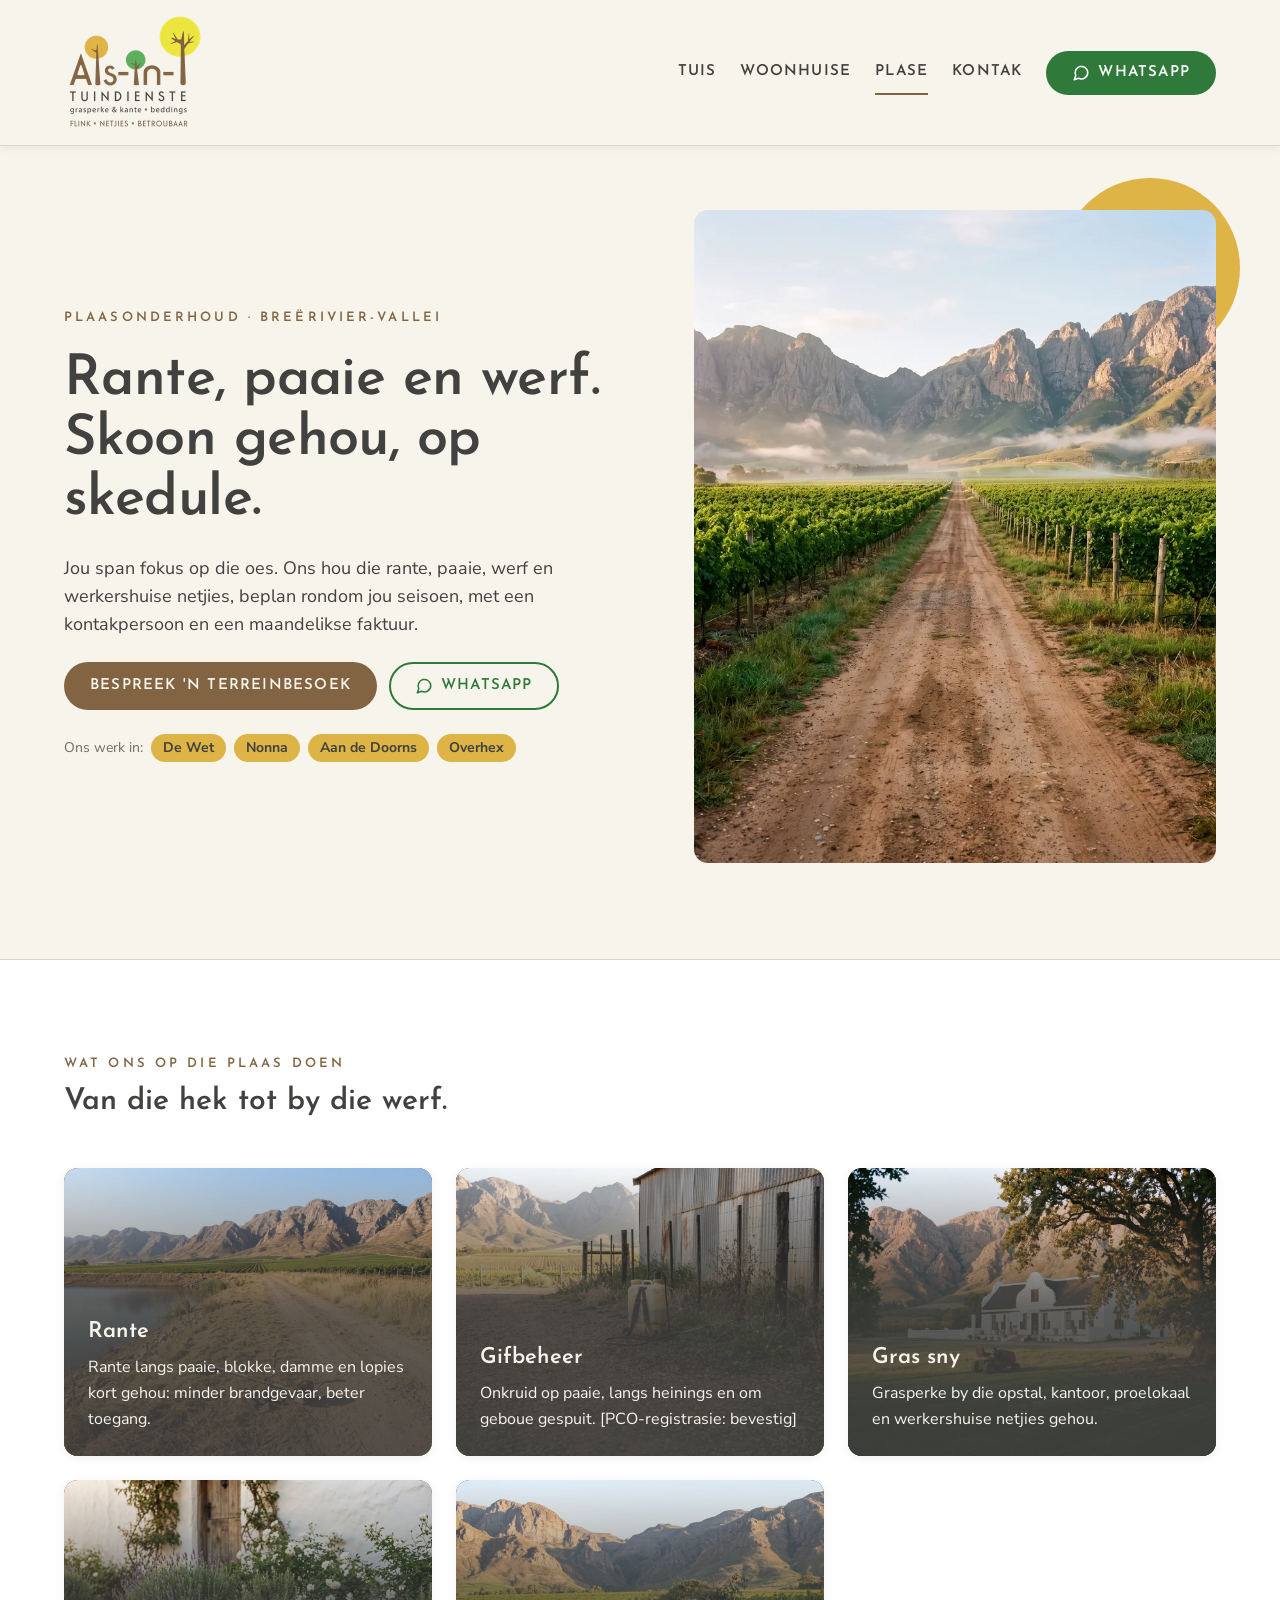
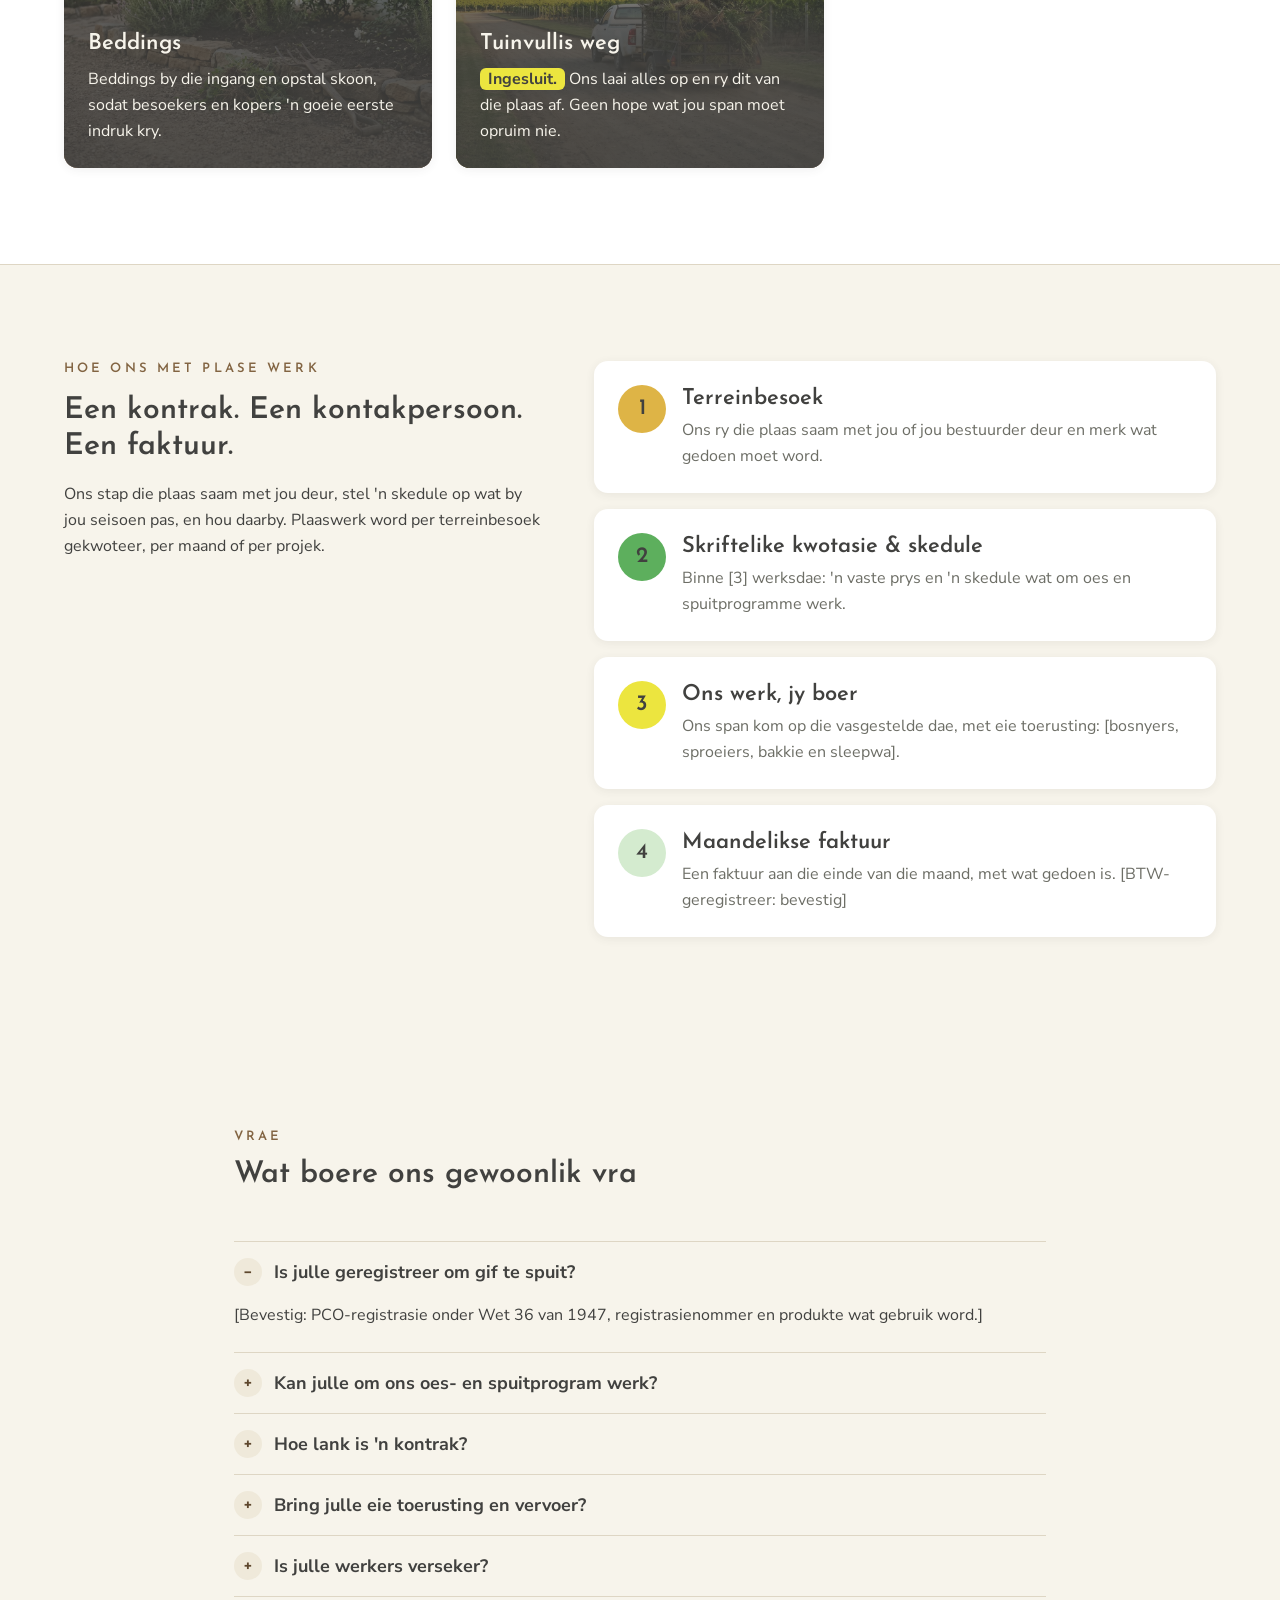
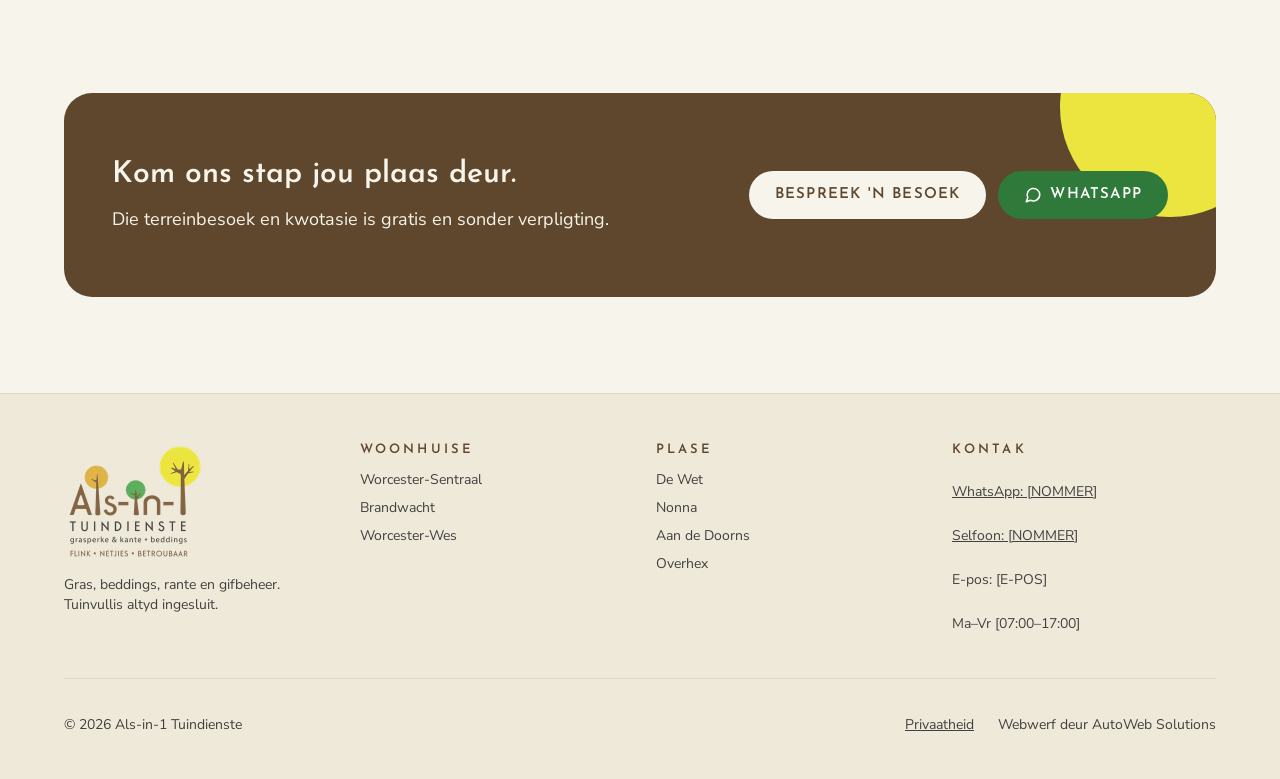
<file: plase/index.html>
<!doctype html>
<html lang="af">
<head>
<meta charset="utf-8">
<meta name="viewport" content="width=device-width, initial-scale=1">
<title>Plaasonderhoud in die Hexriviervallei | Als-in-1</title>
<meta name="description" content="Rante, paaie, werf en werkershuise skoon gehou op skedule. De Wet, Nonna, Aan de Doorns en Overhex. Gratis terreinbesoek en kwotasie.">
<link rel="canonical" href="https://[DOMEIN]/plase/">
<meta name="theme-color" content="#f7f4eb">
<link rel="preload" href="../fonts/josefin-sans-600-latin.woff2" as="font" type="font/woff2" crossorigin>
<link rel="preload" href="../fonts/nunito-sans-latin.woff2" as="font" type="font/woff2" crossorigin>
<link rel="stylesheet" href="../css/tokens.css?v=6">
<link rel="stylesheet" href="../css/main.css?v=7">
<script src="../js/main.js?v=6"></script>
<link rel="icon" href="../assets/logo/favicon-32.png" sizes="32x32" type="image/png">
<link rel="icon" href="../assets/logo/icon-512.png" sizes="512x512" type="image/png">
<link rel="apple-touch-icon" href="../assets/logo/apple-touch-icon.png">
<meta property="og:type" content="website">
<meta property="og:locale" content="af_ZA">
<meta property="og:site_name" content="Als-in-1 Tuindienste">
<meta property="og:title" content="Plaasonderhoud in die Hexriviervallei | Als-in-1">
<meta property="og:description" content="Rante, paaie, werf en werkershuise skoon gehou op skedule. De Wet, Nonna, Aan de Doorns en Overhex. Gratis terreinbesoek en kwotasie.">
<meta property="og:url" content="https://[DOMEIN]/plase/">
<meta property="og:image" content="https://[DOMEIN]/images/og-image.jpg">
<meta property="og:image:width" content="1200">
<meta property="og:image:height" content="630">
<meta property="og:image:alt" content="Groot, netjiese grasperk met beboste berge agter">
<meta name="twitter:card" content="summary_large_image">
<meta name="twitter:title" content="Plaasonderhoud in die Hexriviervallei | Als-in-1">
<meta name="twitter:description" content="Rante, paaie, werf en werkershuise skoon gehou op skedule. De Wet, Nonna, Aan de Doorns en Overhex. Gratis terreinbesoek en kwotasie.">
<meta name="twitter:image" content="https://[DOMEIN]/images/og-image.jpg">
</head>
<body>
<a class="skip-link" href="#inhoud">Slaan oor na die inhoud</a>

<header class="site-header">
  <div class="container site-header__inner">
    <a class="site-header__logo" href="../"><img src="../assets/logo/als-in-1-logo-280.webp" srcset="../assets/logo/als-in-1-logo-280.webp 280w, ../assets/logo/als-in-1-logo-420.webp 420w" sizes="140px" width="140" height="121" alt="Als-in-1 Tuindienste"></a>
    <button class="nav-toggle" type="button" aria-expanded="false" aria-controls="hoofmenu">
      <svg class="icon-open" width="22" height="22" viewBox="0 0 24 24" fill="none" stroke="currentColor" stroke-width="2" stroke-linecap="round" stroke-linejoin="round" aria-hidden="true" focusable="false"><path d="M4 6h16"/><path d="M4 12h16"/><path d="M4 18h16"/></svg><svg class="icon-close" width="22" height="22" viewBox="0 0 24 24" fill="none" stroke="currentColor" stroke-width="2" stroke-linecap="round" stroke-linejoin="round" aria-hidden="true" focusable="false"><path d="M6 6l12 12"/><path d="M18 6L6 18"/></svg><span class="nav-toggle__label">Menu</span>
    </button>
    <nav class="site-nav" id="hoofmenu" aria-label="Hoofmenu">
      <ul class="site-nav__list">
        <li><a class="site-nav__link" href="../">Tuis</a></li>
        <li><a class="site-nav__link" href="../woonhuise/">Woonhuise</a></li>
        <li><a class="site-nav__link" href="../plase/" aria-current="page">Plase</a></li>
        <li><a class="site-nav__link" href="../kontak/">Kontak</a></li>
        <li><a class="btn btn--whatsapp btn--sm" href="https://wa.me/27000000000?text=Hallo%2C%20ek%20wil%20graag%20%27n%20terreinbesoek%20vir%20ons%20plaas%20bespreek."><svg width="18" height="18" viewBox="0 0 24 24" fill="none" stroke="currentColor" stroke-width="2" stroke-linecap="round" stroke-linejoin="round" aria-hidden="true" focusable="false"><path d="M21 11.5a8.4 8.4 0 0 1-12.3 7.4L3 21l2.1-5.6A8.4 8.4 0 1 1 21 11.5z"/></svg>WhatsApp</a></li>
      </ul>
    </nav>
  </div>
</header>

<main id="inhoud">

<section class="container hero" aria-labelledby="hero-titel">
  <div class="hero__text">
    <p class="eyebrow">Plaasonderhoud · Breërivier-vallei</p>
    <h1 class="display" id="hero-titel">Rante, paaie en werf. Skoon gehou, op skedule.</h1>
    <p class="lead">Jou span fokus op die oes. Ons hou die rante, paaie, werf en werkershuise netjies, beplan rondom jou seisoen, met een kontakpersoon en een maandelikse faktuur.</p>
    <div class="cluster">
      <a class="btn btn--primary" href="../kontak/?tipe=plaas">Bespreek 'n terreinbesoek</a>
      <a class="btn btn--whatsapp-outline" href="https://wa.me/27000000000?text=Hallo%2C%20ek%20wil%20graag%20%27n%20terreinbesoek%20vir%20ons%20plaas%20bespreek."><svg width="18" height="18" viewBox="0 0 24 24" fill="none" stroke="currentColor" stroke-width="2" stroke-linecap="round" stroke-linejoin="round" aria-hidden="true" focusable="false"><path d="M21 11.5a8.4 8.4 0 0 1-12.3 7.4L3 21l2.1-5.6A8.4 8.4 0 1 1 21 11.5z"/></svg>WhatsApp</a>
    </div>
    <div class="chip-row"><span class="muted">Ons werk in:</span><span class="chip chip--ochre">De Wet</span><span class="chip chip--ochre">Nonna</span><span class="chip chip--ochre">Aan de Doorns</span><span class="chip chip--ochre">Overhex</span></div>
  </div>
  <div class="hero__media">
    <div class="disc disc--ochre hero__disc hero__disc--tr" aria-hidden="true"></div>
    <img src="../images/plase-held.webp" srcset="../images/plase-held-800.webp 800w, ../images/plase-held.webp 1200w" sizes="(orientation: landscape) and (max-height: 500px) 36vw, (min-width: 1024px) 560px, 100vw" width="1200" height="1500" fetchpriority="high" alt="Grondpad tussen wingerdrye met mis in die vallei en berge agter">
  </div>
</section>

<!-- UNHIDE WHEN: the client confirms real numbers for years, workers and farms on contract. -->
<section class="stats" aria-label="Als-in-1 in syfers" hidden>
  <div class="container stats__grid">
    <div class="stat"><span class="stat__num">[X]</span><span class="small">jaar in die vallei</span></div>
    <div class="stat"><span class="stat__num">[X]</span><span class="small">werkers in die span</span></div>
    <div class="stat"><span class="stat__num">[X]</span><span class="small">plase op kontrak</span></div>
    <div class="stat"><span class="stat__num">100%</span><span class="small">vullis van die plaas verwyder</span></div>
  </div>
</section>

<section class="section section--paper" aria-labelledby="dienste-titel">
  <div class="container section__inner">
    <div class="section-head">
      <p class="eyebrow">Wat ons op die plaas doen</p>
      <h2 id="dienste-titel">Van die hek tot by die werf.</h2>
    </div>
    <div class="grid grid--rows">
      <div class="tile tile--photo"><img class="tile__media" src="../images/plaas-diens-rante.webp" srcset="../images/plaas-diens-rante-600.webp 600w, ../images/plaas-diens-rante.webp 1200w" sizes="(min-width: 640px) 50vw, 100vw" width="1200" height="900" loading="lazy" alt=""><div class="tile__body"><h3>Rante</h3><p>Rante langs paaie, blokke, damme en lopies kort gehou: minder brandgevaar, beter toegang.</p></div></div>
      <div class="tile tile--photo"><img class="tile__media" src="../images/plaas-diens-gifbeheer.webp" srcset="../images/plaas-diens-gifbeheer-600.webp 600w, ../images/plaas-diens-gifbeheer.webp 1200w" sizes="(min-width: 640px) 50vw, 100vw" width="1200" height="900" loading="lazy" alt=""><div class="tile__body"><h3>Gifbeheer</h3><p>Onkruid op paaie, langs heinings en om geboue gespuit. [PCO-registrasie: bevestig]</p></div></div>
      <div class="tile tile--photo"><img class="tile__media" src="../images/plaas-diens-gras.webp" srcset="../images/plaas-diens-gras-600.webp 600w, ../images/plaas-diens-gras.webp 1200w" sizes="(min-width: 640px) 50vw, 100vw" width="1200" height="900" loading="lazy" alt=""><div class="tile__body"><h3>Gras sny</h3><p>Grasperke by die opstal, kantoor, proelokaal en werkershuise netjies gehou.</p></div></div>
      <div class="tile tile--photo"><img class="tile__media" src="../images/plaas-diens-beddings.webp" srcset="../images/plaas-diens-beddings-600.webp 600w, ../images/plaas-diens-beddings.webp 1200w" sizes="(min-width: 640px) 50vw, 100vw" width="1200" height="900" loading="lazy" alt=""><div class="tile__body"><h3>Beddings</h3><p>Beddings by die ingang en opstal skoon, sodat besoekers en kopers 'n goeie eerste indruk kry.</p></div></div>
      <div class="tile tile--photo tile--sun"><img class="tile__media" src="../images/plaas-diens-vullis.webp" srcset="../images/plaas-diens-vullis-600.webp 600w, ../images/plaas-diens-vullis.webp 1200w" sizes="(min-width: 640px) 50vw, 100vw" width="1200" height="900" loading="lazy" alt=""><div class="tile__body"><h3>Tuinvullis weg</h3><p><strong>Ingesluit.</strong> Ons laai alles op en ry dit van die plaas af. Geen hope wat jou span moet opruim nie.</p></div></div>
    </div>
  </div>
</section>

<section class="section" aria-labelledby="werkwyse-titel">
  <div class="container split">
    <div class="stack">
      <p class="eyebrow">Hoe ons met plase werk</p>
      <h2 id="werkwyse-titel">Een kontrak. Een kontakpersoon. Een faktuur.</h2>
      <p>Ons stap die plaas saam met jou deur, stel 'n skedule op wat by jou seisoen pas, en hou daarby. Plaaswerk word per terreinbesoek gekwoteer, per maand of per projek.</p>
    </div>
    <ol class="steps steps--list split__wide">
      <li class="step step--row"><span class="step__num disc--ochre" aria-hidden="true">1</span><div><h3>Terreinbesoek</h3><p>Ons ry die plaas saam met jou of jou bestuurder deur en merk wat gedoen moet word.</p></div></li>
      <li class="step step--row"><span class="step__num disc--leaf" aria-hidden="true">2</span><div><h3>Skriftelike kwotasie &amp; skedule</h3><p>Binne [3] werksdae: 'n vaste prys en 'n skedule wat om oes en spuitprogramme werk.</p></div></li>
      <li class="step step--row"><span class="step__num disc--sun" aria-hidden="true">3</span><div><h3>Ons werk, jy boer</h3><p>Ons span kom op die vasgestelde dae, met eie toerusting: [bosnyers, sproeiers, bakkie en sleepwa].</p></div></li>
      <li class="step step--row"><span class="step__num disc--soft" aria-hidden="true">4</span><div><h3>Maandelikse faktuur</h3><p>Een faktuur aan die einde van die maand, met wat gedoen is. [BTW-geregistreer: bevestig]</p></div></li>
    </ol>
  </div>
</section>

<!-- UNHIDE WHEN: the client supplies 4 farm logos (with each farm's permission) and 1 real farm testimonial. -->
<section class="section section--sand" aria-labelledby="plase-bewys-titel" hidden>
  <div class="container section__inner">
    <div class="section-head">
      <p class="eyebrow">Plase wat op ons staatmaak</p>
      <h2 id="plase-bewys-titel">Bure in die vallei.</h2>
    </div>
    <div class="logo-grid">
      <div class="logo-slot">[Plaas-logo]</div>
      <div class="logo-slot">[Plaas-logo]</div>
      <div class="logo-slot">[Plaas-logo]</div>
      <div class="logo-slot">[Plaas-logo]</div>
    </div>
    <figure class="quote quote--wide">
      <blockquote>“[Aanbeveling van 'n plaasbestuurder of eienaar, 1–2 sinne]”</blockquote>
      <figcaption>[Naam], [Pos] · [Plaas], [Area]</figcaption>
    </figure>
  </div>
</section>

<section class="section" aria-labelledby="vrae-titel">
  <div class="container container--narrow section__inner">
    <div class="section-head">
      <p class="eyebrow">Vrae</p>
      <h2 id="vrae-titel">Wat boere ons gewoonlik vra</h2>
    </div>
    <div class="faq">
        <details open>
          <summary>Is julle geregistreer om gif te spuit?</summary>
          <p>[Bevestig: PCO-registrasie onder Wet 36 van 1947, registrasienommer en produkte wat gebruik word.]</p>
        </details>
        <details>
          <summary>Kan julle om ons oes- en spuitprogram werk?</summary>
          <p>Ja. Die skedule word saam met jou opgestel en ons pas dit aan wanneer die seisoen verander.</p>
        </details>
        <details>
          <summary>Hoe lank is 'n kontrak?</summary>
          <p>[Bevestig: maand-tot-maand of 6/12 maande, opseggingstydperk.]</p>
        </details>
        <details>
          <summary>Bring julle eie toerusting en vervoer?</summary>
          <p>Ja. [Lys toerusting.] Ons het niks van die plaas nodig nie, behalwe toegang.</p>
        </details>
        <details>
          <summary>Is julle werkers verseker?</summary>
          <p>[Bevestig: COIDA-registrasie en openbare aanspreeklikheidsversekering.]</p>
        </details>
    </div>
  </div>
</section>

<section class="cta-wrap" aria-labelledby="cta-titel">
  <div class="container">
    <div class="cta-band">
      <div class="disc disc--sun cta-band__disc" aria-hidden="true"></div>
      <div class="cta-band__text">
        <h2 id="cta-titel">Kom ons stap jou plaas deur.</h2>
        <p class="lead">Die terreinbesoek en kwotasie is gratis en sonder verpligting.</p>
      </div>
      <div class="cluster cta-band__actions">
        <a class="btn btn--light" href="../kontak/?tipe=plaas">Bespreek 'n besoek</a>
        <a class="btn btn--whatsapp" href="https://wa.me/27000000000?text=Hallo%2C%20ek%20wil%20graag%20%27n%20terreinbesoek%20vir%20ons%20plaas%20bespreek."><svg width="18" height="18" viewBox="0 0 24 24" fill="none" stroke="currentColor" stroke-width="2" stroke-linecap="round" stroke-linejoin="round" aria-hidden="true" focusable="false"><path d="M21 11.5a8.4 8.4 0 0 1-12.3 7.4L3 21l2.1-5.6A8.4 8.4 0 1 1 21 11.5z"/></svg>WhatsApp</a>
      </div>
    </div>
  </div>
</section>

</main>

<footer class="site-footer">
  <div class="container site-footer__grid">
    <div class="site-footer__brand">
      <img src="../assets/logo/als-in-1-logo-280.webp" srcset="../assets/logo/als-in-1-logo-280.webp 280w, ../assets/logo/als-in-1-logo-420.webp 420w" sizes="140px" width="140" height="121" alt="Als-in-1 Tuindienste" loading="lazy">
      <p>Gras, beddings, rante en gifbeheer. Tuinvullis altyd ingesluit.</p>
    </div>
    <div class="site-footer__col">
      <p class="eyebrow">Woonhuise</p>
      <ul>
        <li>Worcester-Sentraal</li>
        <li>Brandwacht</li>
        <li>Worcester-Wes</li>
      </ul>
    </div>
    <div class="site-footer__col">
      <p class="eyebrow">Plase</p>
      <ul>
        <li>De Wet</li>
        <li>Nonna</li>
        <li>Aan de Doorns</li>
        <li>Overhex</li>
      </ul>
    </div>
    <div class="site-footer__col site-footer__col--links">
      <p class="eyebrow">Kontak</p>
      <ul>
        <li><a href="https://wa.me/27000000000?text=Hallo%2C%20ek%20wil%20graag%20%27n%20terreinbesoek%20vir%20ons%20plaas%20bespreek.">WhatsApp: [NOMMER]</a></li>
        <li><a href="tel:+27000000000">Selfoon: [NOMMER]</a></li>
        <li>E-pos: [E-POS]</li>
        <li>Ma–Vr [07:00–17:00]</li>
      </ul>
    </div>
  </div>
  <div class="container">
    <div class="site-footer__bottom">
      <span>© 2026 Als-in-1 Tuindienste</span>
      <span class="site-footer__legal"><a href="../privaatheid/">Privaatheid</a><span>Webwerf deur AutoWeb Solutions</span></span>
    </div>
  </div>
</footer>

<nav class="mobile-bar" aria-label="Vinnige kontak">
  <a class="btn btn--whatsapp" href="https://wa.me/27000000000?text=Hallo%2C%20ek%20wil%20graag%20%27n%20terreinbesoek%20vir%20ons%20plaas%20bespreek."><svg width="18" height="18" viewBox="0 0 24 24" fill="none" stroke="currentColor" stroke-width="2" stroke-linecap="round" stroke-linejoin="round" aria-hidden="true" focusable="false"><path d="M21 11.5a8.4 8.4 0 0 1-12.3 7.4L3 21l2.1-5.6A8.4 8.4 0 1 1 21 11.5z"/></svg>WhatsApp</a>
  <a class="btn btn--primary" href="tel:+27000000000"><svg width="18" height="18" viewBox="0 0 24 24" fill="none" stroke="currentColor" stroke-width="2" stroke-linecap="round" stroke-linejoin="round" aria-hidden="true" focusable="false"><path d="M22 16.9v3a2 2 0 0 1-2.2 2 19.8 19.8 0 0 1-8.6-3.1 19.5 19.5 0 0 1-6-6A19.8 19.8 0 0 1 2.1 4.2 2 2 0 0 1 4.1 2h3a2 2 0 0 1 2 1.7c.1.9.4 1.8.7 2.7a2 2 0 0 1-.5 2.1L8 9.8a16 16 0 0 0 6 6l1.3-1.3a2 2 0 0 1 2.1-.4c.9.3 1.8.6 2.7.7a2 2 0 0 1 1.7 2z"/></svg>Bel</a>
</nav>

</body>
</html>
</file>
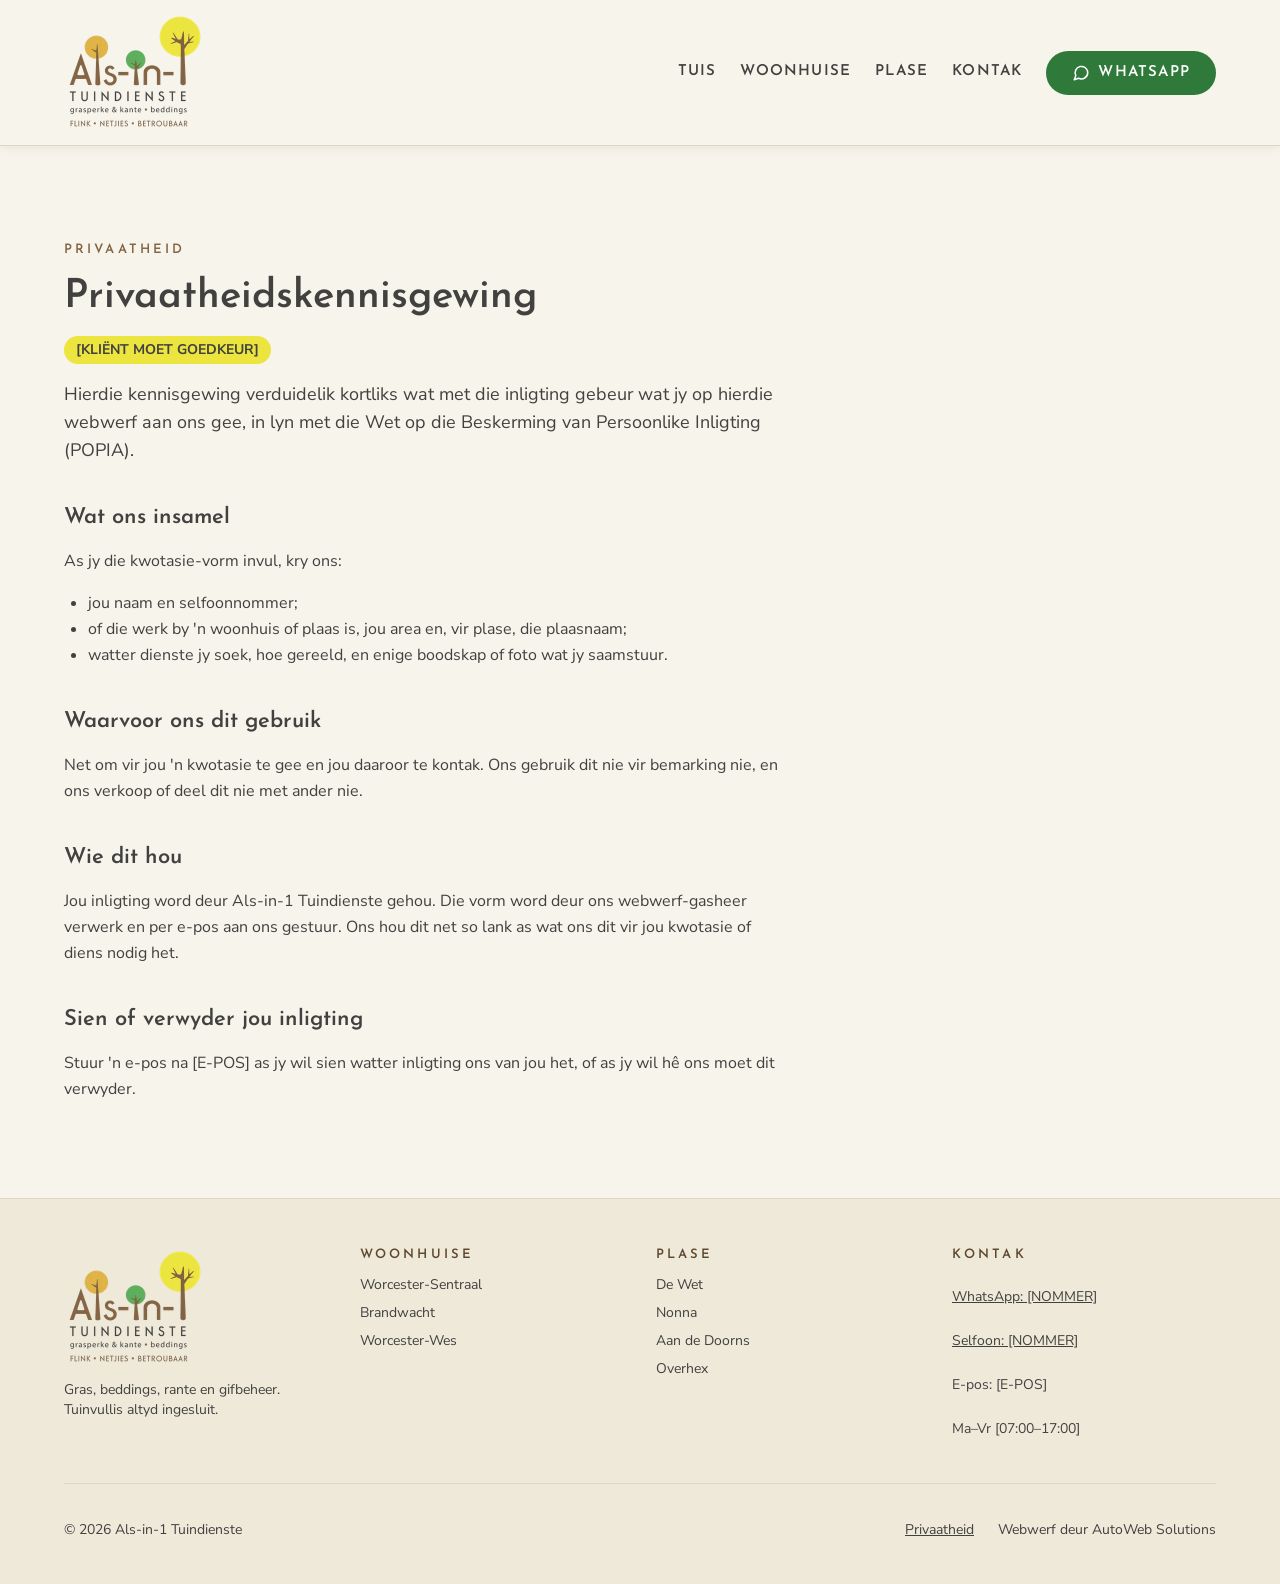
<file: privaatheid/index.html>
<!doctype html>
<html lang="af">
<head>
<meta charset="utf-8">
<meta name="viewport" content="width=device-width, initial-scale=1">
<title>Privaatheidskennisgewing | Als-in-1 Tuindienste</title>
<meta name="description" content="Watter inligting Als-in-1 Tuindienste insamel as jy 'n kwotasie vra, waarvoor dit gebruik word en hoe jy dit kan sien of laat verwyder.">
<link rel="canonical" href="https://[DOMEIN]/privaatheid/">
<meta name="theme-color" content="#f7f4eb">
<link rel="preload" href="../fonts/josefin-sans-600-latin.woff2" as="font" type="font/woff2" crossorigin>
<link rel="preload" href="../fonts/nunito-sans-latin.woff2" as="font" type="font/woff2" crossorigin>
<link rel="stylesheet" href="../css/tokens.css?v=6">
<link rel="stylesheet" href="../css/main.css?v=7">
<script src="../js/main.js?v=6"></script>
<link rel="icon" href="../assets/logo/favicon-32.png" sizes="32x32" type="image/png">
<link rel="icon" href="../assets/logo/icon-512.png" sizes="512x512" type="image/png">
<link rel="apple-touch-icon" href="../assets/logo/apple-touch-icon.png">
<meta property="og:type" content="website">
<meta property="og:locale" content="af_ZA">
<meta property="og:site_name" content="Als-in-1 Tuindienste">
<meta property="og:title" content="Privaatheidskennisgewing | Als-in-1 Tuindienste">
<meta property="og:description" content="Watter inligting Als-in-1 Tuindienste insamel as jy 'n kwotasie vra, waarvoor dit gebruik word en hoe jy dit kan sien of laat verwyder.">
<meta property="og:url" content="https://[DOMEIN]/privaatheid/">
<meta property="og:image" content="https://[DOMEIN]/images/og-image.jpg">
<meta property="og:image:width" content="1200">
<meta property="og:image:height" content="630">
<meta property="og:image:alt" content="Groot, netjiese grasperk met beboste berge agter">
<meta name="twitter:card" content="summary_large_image">
<meta name="twitter:title" content="Privaatheidskennisgewing | Als-in-1 Tuindienste">
<meta name="twitter:description" content="Watter inligting Als-in-1 Tuindienste insamel as jy 'n kwotasie vra, waarvoor dit gebruik word en hoe jy dit kan sien of laat verwyder.">
<meta name="twitter:image" content="https://[DOMEIN]/images/og-image.jpg">
</head>
<body>
<a class="skip-link" href="#inhoud">Slaan oor na die inhoud</a>

<header class="site-header">
  <div class="container site-header__inner">
    <a class="site-header__logo" href="../"><img src="../assets/logo/als-in-1-logo-280.webp" srcset="../assets/logo/als-in-1-logo-280.webp 280w, ../assets/logo/als-in-1-logo-420.webp 420w" sizes="140px" width="140" height="121" alt="Als-in-1 Tuindienste"></a>
    <button class="nav-toggle" type="button" aria-expanded="false" aria-controls="hoofmenu">
      <svg class="icon-open" width="22" height="22" viewBox="0 0 24 24" fill="none" stroke="currentColor" stroke-width="2" stroke-linecap="round" stroke-linejoin="round" aria-hidden="true" focusable="false"><path d="M4 6h16"/><path d="M4 12h16"/><path d="M4 18h16"/></svg><svg class="icon-close" width="22" height="22" viewBox="0 0 24 24" fill="none" stroke="currentColor" stroke-width="2" stroke-linecap="round" stroke-linejoin="round" aria-hidden="true" focusable="false"><path d="M6 6l12 12"/><path d="M18 6L6 18"/></svg><span class="nav-toggle__label">Menu</span>
    </button>
    <nav class="site-nav" id="hoofmenu" aria-label="Hoofmenu">
      <ul class="site-nav__list">
        <li><a class="site-nav__link" href="../">Tuis</a></li>
        <li><a class="site-nav__link" href="../woonhuise/">Woonhuise</a></li>
        <li><a class="site-nav__link" href="../plase/">Plase</a></li>
        <li><a class="site-nav__link" href="../kontak/">Kontak</a></li>
        <li><a class="btn btn--whatsapp btn--sm" href="https://wa.me/27000000000?text=Hallo%2C%20ek%20wil%20graag%20%27n%20kwotasie%20kry."><svg width="18" height="18" viewBox="0 0 24 24" fill="none" stroke="currentColor" stroke-width="2" stroke-linecap="round" stroke-linejoin="round" aria-hidden="true" focusable="false"><path d="M21 11.5a8.4 8.4 0 0 1-12.3 7.4L3 21l2.1-5.6A8.4 8.4 0 1 1 21 11.5z"/></svg>WhatsApp</a></li>
      </ul>
    </nav>
  </div>
</header>

<main id="inhoud">

<section class="section" aria-labelledby="hero-titel">
  <div class="container">
    <div class="prose">
      <p class="eyebrow">Privaatheid</p>
      <h1 id="hero-titel">Privaatheidskennisgewing</h1>
      <p class="notice">[KLIËNT MOET GOEDKEUR]</p>
      <p class="lead">Hierdie kennisgewing verduidelik kortliks wat met die inligting gebeur wat jy op hierdie webwerf aan ons gee, in lyn met die Wet op die Beskerming van Persoonlike Inligting (POPIA).</p>

      <h2>Wat ons insamel</h2>
      <p>As jy die kwotasie-vorm invul, kry ons:</p>
      <ul>
        <li>jou naam en selfoonnommer;</li>
        <li>of die werk by 'n woonhuis of plaas is, jou area en, vir plase, die plaasnaam;</li>
        <li>watter dienste jy soek, hoe gereeld, en enige boodskap of foto wat jy saamstuur.</li>
      </ul>

      <h2>Waarvoor ons dit gebruik</h2>
      <p>Net om vir jou 'n kwotasie te gee en jou daaroor te kontak. Ons gebruik dit nie vir bemarking nie, en ons verkoop of deel dit nie met ander nie.</p>

      <h2>Wie dit hou</h2>
      <p>Jou inligting word deur Als-in-1 Tuindienste gehou. Die vorm word deur ons webwerf-gasheer verwerk en per e-pos aan ons gestuur. Ons hou dit net so lank as wat ons dit vir jou kwotasie of diens nodig het.</p>

      <h2>Sien of verwyder jou inligting</h2>
      <p>Stuur 'n e-pos na [E-POS] as jy wil sien watter inligting ons van jou het, of as jy wil hê ons moet dit verwyder.</p>
    </div>
  </div>
</section>
</main>

<footer class="site-footer">
  <div class="container site-footer__grid">
    <div class="site-footer__brand">
      <img src="../assets/logo/als-in-1-logo-280.webp" srcset="../assets/logo/als-in-1-logo-280.webp 280w, ../assets/logo/als-in-1-logo-420.webp 420w" sizes="140px" width="140" height="121" alt="Als-in-1 Tuindienste" loading="lazy">
      <p>Gras, beddings, rante en gifbeheer. Tuinvullis altyd ingesluit.</p>
    </div>
    <div class="site-footer__col">
      <p class="eyebrow">Woonhuise</p>
      <ul>
        <li>Worcester-Sentraal</li>
        <li>Brandwacht</li>
        <li>Worcester-Wes</li>
      </ul>
    </div>
    <div class="site-footer__col">
      <p class="eyebrow">Plase</p>
      <ul>
        <li>De Wet</li>
        <li>Nonna</li>
        <li>Aan de Doorns</li>
        <li>Overhex</li>
      </ul>
    </div>
    <div class="site-footer__col site-footer__col--links">
      <p class="eyebrow">Kontak</p>
      <ul>
        <li><a href="https://wa.me/27000000000?text=Hallo%2C%20ek%20wil%20graag%20%27n%20kwotasie%20kry.">WhatsApp: [NOMMER]</a></li>
        <li><a href="tel:+27000000000">Selfoon: [NOMMER]</a></li>
        <li>E-pos: [E-POS]</li>
        <li>Ma–Vr [07:00–17:00]</li>
      </ul>
    </div>
  </div>
  <div class="container">
    <div class="site-footer__bottom">
      <span>© 2026 Als-in-1 Tuindienste</span>
      <span class="site-footer__legal"><a href="../privaatheid/">Privaatheid</a><span>Webwerf deur AutoWeb Solutions</span></span>
    </div>
  </div>
</footer>

<nav class="mobile-bar" aria-label="Vinnige kontak">
  <a class="btn btn--whatsapp" href="https://wa.me/27000000000?text=Hallo%2C%20ek%20wil%20graag%20%27n%20kwotasie%20kry."><svg width="18" height="18" viewBox="0 0 24 24" fill="none" stroke="currentColor" stroke-width="2" stroke-linecap="round" stroke-linejoin="round" aria-hidden="true" focusable="false"><path d="M21 11.5a8.4 8.4 0 0 1-12.3 7.4L3 21l2.1-5.6A8.4 8.4 0 1 1 21 11.5z"/></svg>WhatsApp</a>
  <a class="btn btn--primary" href="tel:+27000000000"><svg width="18" height="18" viewBox="0 0 24 24" fill="none" stroke="currentColor" stroke-width="2" stroke-linecap="round" stroke-linejoin="round" aria-hidden="true" focusable="false"><path d="M22 16.9v3a2 2 0 0 1-2.2 2 19.8 19.8 0 0 1-8.6-3.1 19.5 19.5 0 0 1-6-6A19.8 19.8 0 0 1 2.1 4.2 2 2 0 0 1 4.1 2h3a2 2 0 0 1 2 1.7c.1.9.4 1.8.7 2.7a2 2 0 0 1-.5 2.1L8 9.8a16 16 0 0 0 6 6l1.3-1.3a2 2 0 0 1 2.1-.4c.9.3 1.8.6 2.7.7a2 2 0 0 1 1.7 2z"/></svg>Bel</a>
</nav>

</body>
</html>
</file>
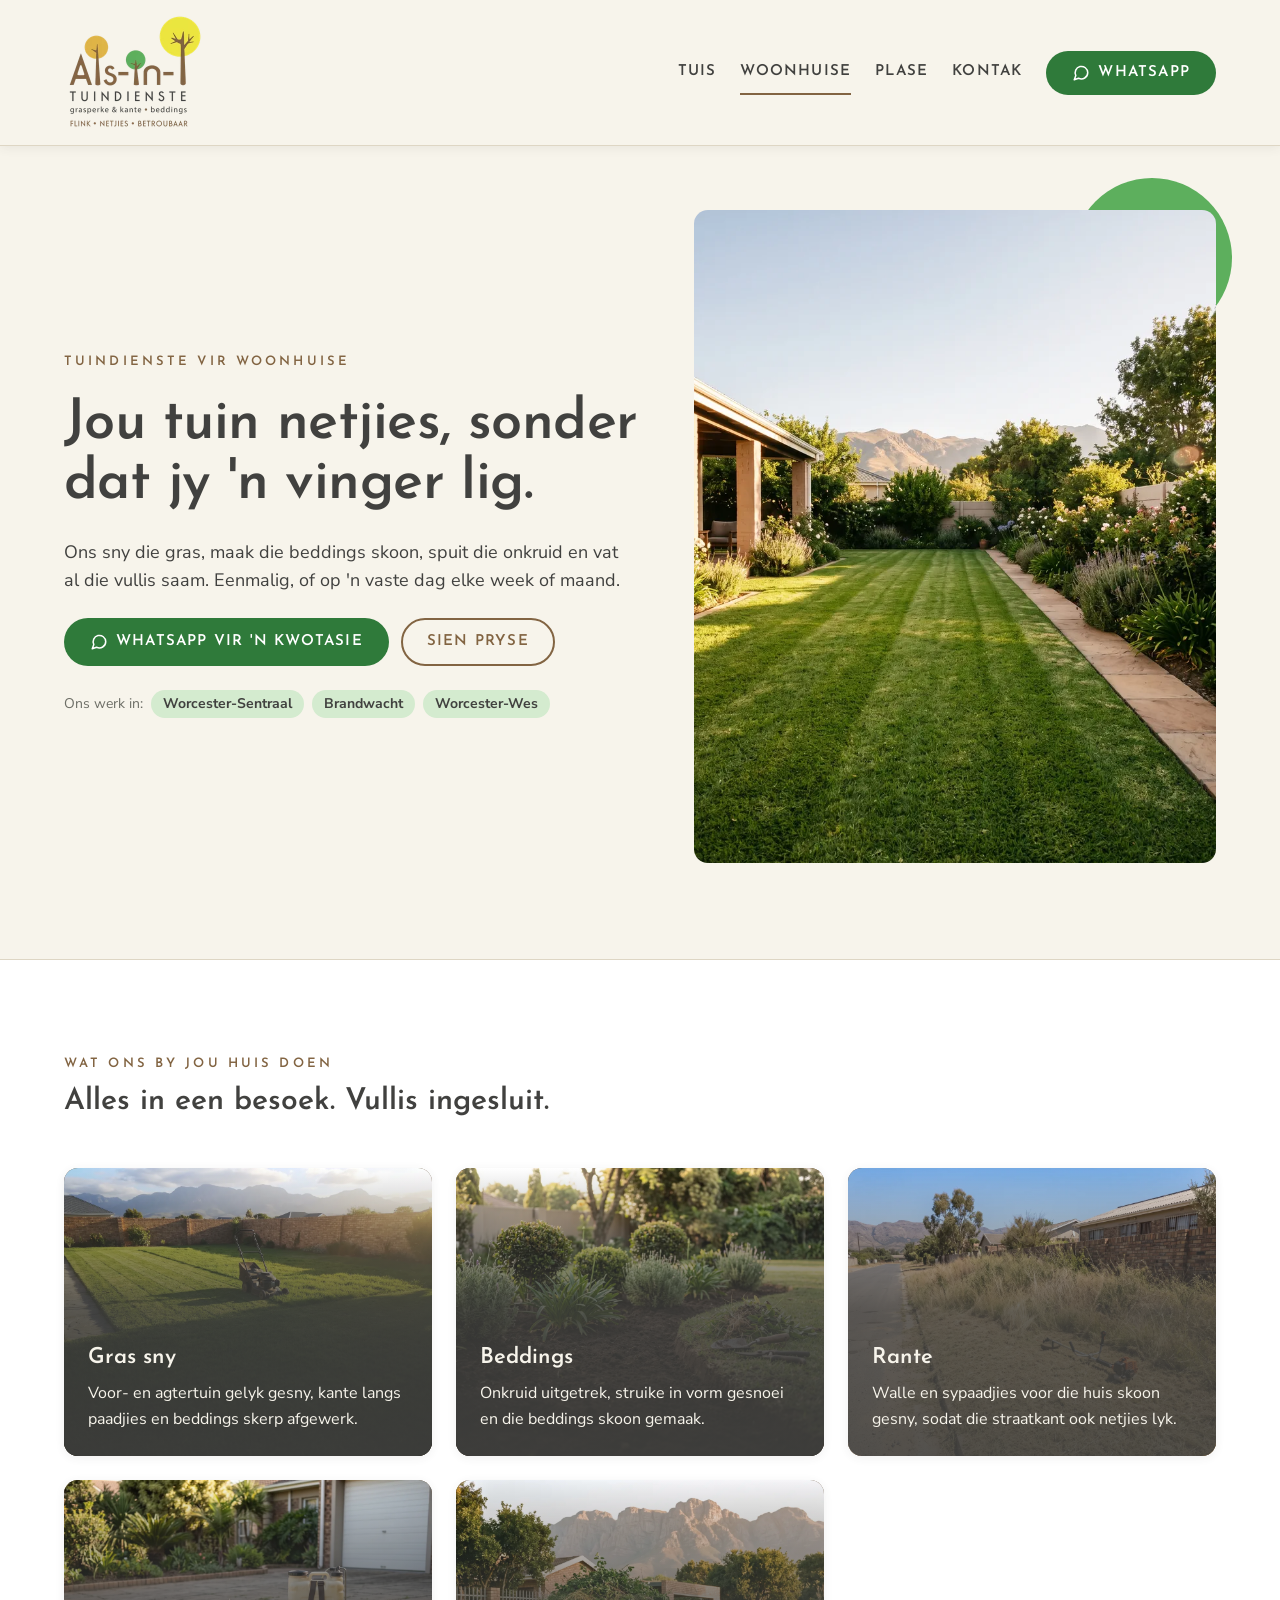
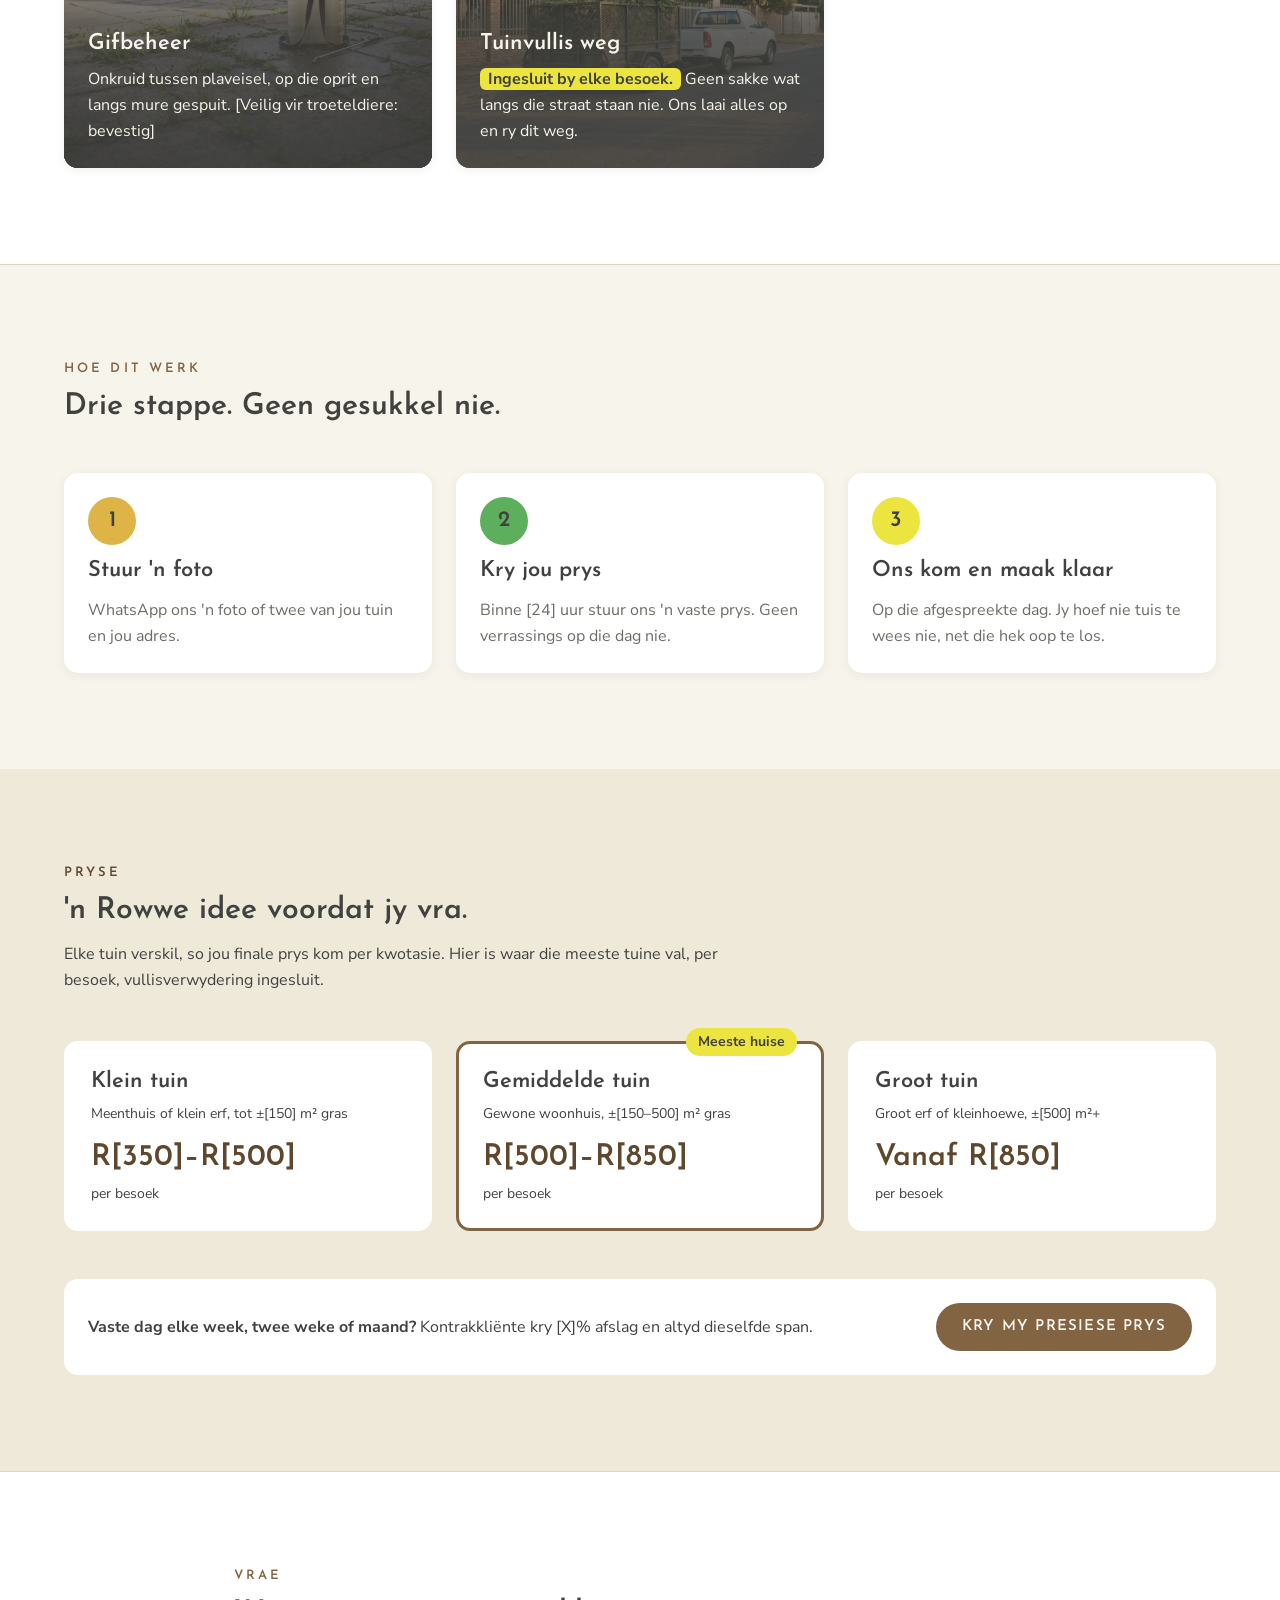
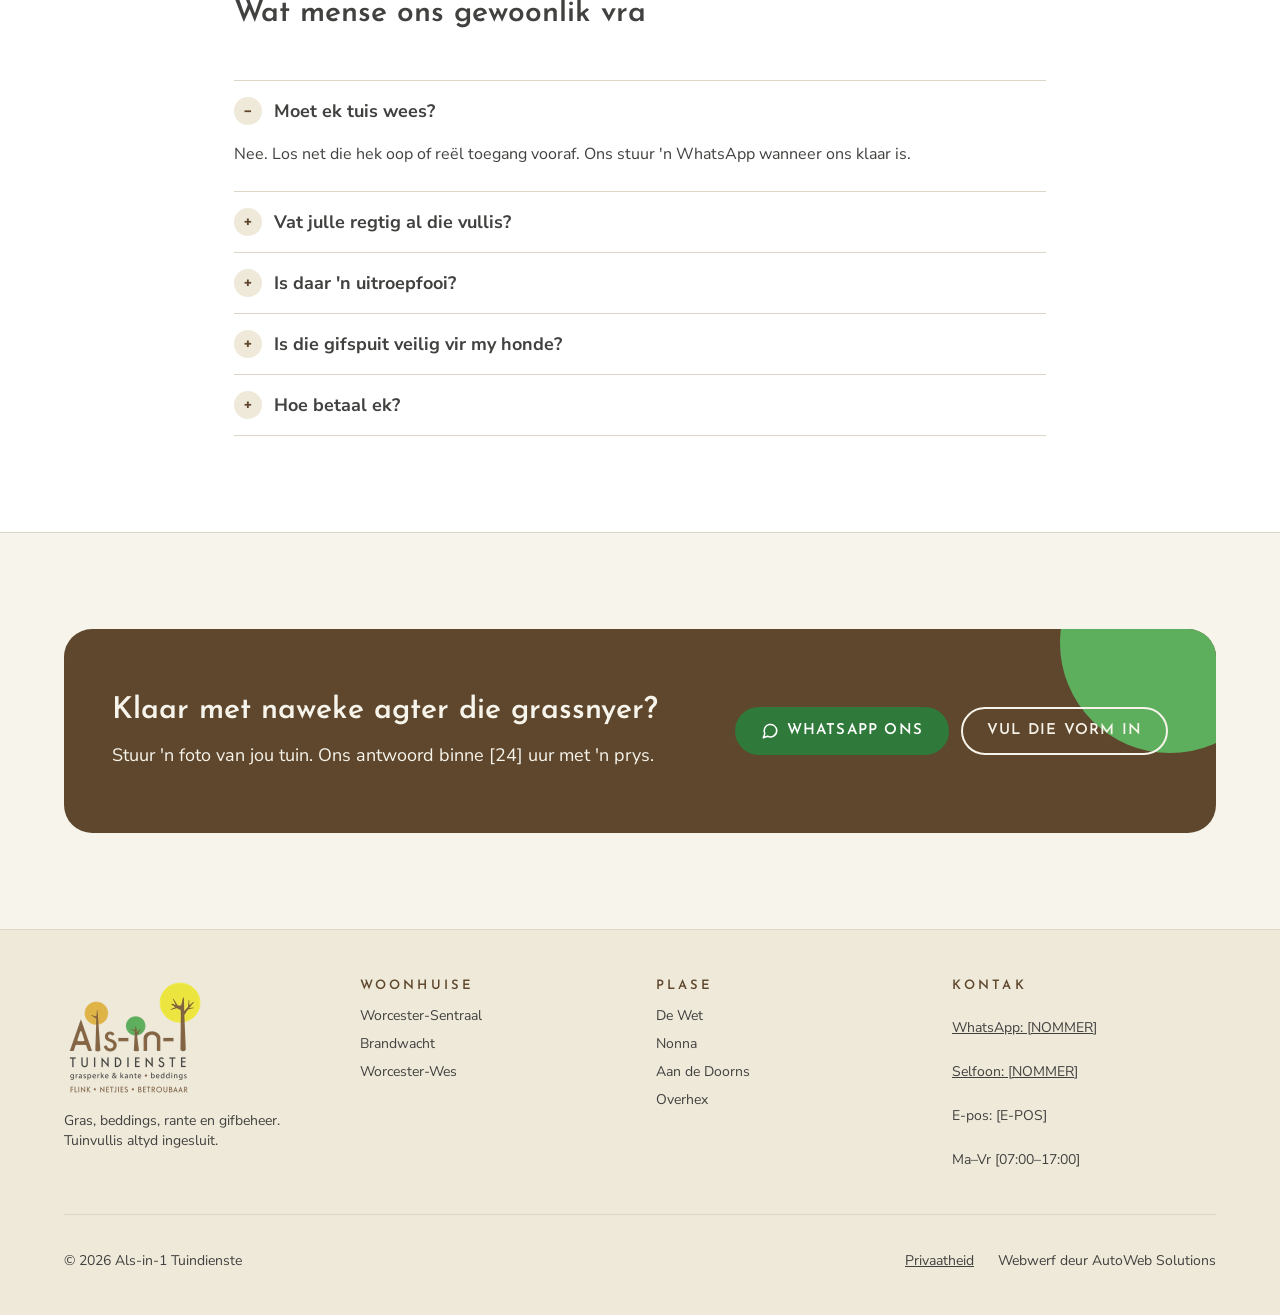
<file: woonhuise/index.html>
<!doctype html>
<html lang="af">
<head>
<meta charset="utf-8">
<meta name="viewport" content="width=device-width, initial-scale=1">
<title>Tuindienste vir woonhuise in Worcester | Als-in-1</title>
<meta name="description" content="Gras sny, beddings, rante en onkruidbeheer in Worcester-Sentraal, Brandwacht en Worcester-Wes. Tuinvullis ingesluit. Gratis kwotasie.">
<link rel="canonical" href="https://[DOMEIN]/woonhuise/">
<meta name="theme-color" content="#f7f4eb">
<link rel="preload" href="../fonts/josefin-sans-600-latin.woff2" as="font" type="font/woff2" crossorigin>
<link rel="preload" href="../fonts/nunito-sans-latin.woff2" as="font" type="font/woff2" crossorigin>
<link rel="stylesheet" href="../css/tokens.css?v=6">
<link rel="stylesheet" href="../css/main.css?v=7">
<script src="../js/main.js?v=6"></script>
<link rel="icon" href="../assets/logo/favicon-32.png" sizes="32x32" type="image/png">
<link rel="icon" href="../assets/logo/icon-512.png" sizes="512x512" type="image/png">
<link rel="apple-touch-icon" href="../assets/logo/apple-touch-icon.png">
<meta property="og:type" content="website">
<meta property="og:locale" content="af_ZA">
<meta property="og:site_name" content="Als-in-1 Tuindienste">
<meta property="og:title" content="Tuindienste vir woonhuise in Worcester | Als-in-1">
<meta property="og:description" content="Gras sny, beddings, rante en onkruidbeheer in Worcester-Sentraal, Brandwacht en Worcester-Wes. Tuinvullis ingesluit. Gratis kwotasie.">
<meta property="og:url" content="https://[DOMEIN]/woonhuise/">
<meta property="og:image" content="https://[DOMEIN]/images/og-image.jpg">
<meta property="og:image:width" content="1200">
<meta property="og:image:height" content="630">
<meta property="og:image:alt" content="Groot, netjiese grasperk met beboste berge agter">
<meta name="twitter:card" content="summary_large_image">
<meta name="twitter:title" content="Tuindienste vir woonhuise in Worcester | Als-in-1">
<meta name="twitter:description" content="Gras sny, beddings, rante en onkruidbeheer in Worcester-Sentraal, Brandwacht en Worcester-Wes. Tuinvullis ingesluit. Gratis kwotasie.">
<meta name="twitter:image" content="https://[DOMEIN]/images/og-image.jpg">
</head>
<body>
<a class="skip-link" href="#inhoud">Slaan oor na die inhoud</a>

<header class="site-header">
  <div class="container site-header__inner">
    <a class="site-header__logo" href="../"><img src="../assets/logo/als-in-1-logo-280.webp" srcset="../assets/logo/als-in-1-logo-280.webp 280w, ../assets/logo/als-in-1-logo-420.webp 420w" sizes="140px" width="140" height="121" alt="Als-in-1 Tuindienste"></a>
    <button class="nav-toggle" type="button" aria-expanded="false" aria-controls="hoofmenu">
      <svg class="icon-open" width="22" height="22" viewBox="0 0 24 24" fill="none" stroke="currentColor" stroke-width="2" stroke-linecap="round" stroke-linejoin="round" aria-hidden="true" focusable="false"><path d="M4 6h16"/><path d="M4 12h16"/><path d="M4 18h16"/></svg><svg class="icon-close" width="22" height="22" viewBox="0 0 24 24" fill="none" stroke="currentColor" stroke-width="2" stroke-linecap="round" stroke-linejoin="round" aria-hidden="true" focusable="false"><path d="M6 6l12 12"/><path d="M18 6L6 18"/></svg><span class="nav-toggle__label">Menu</span>
    </button>
    <nav class="site-nav" id="hoofmenu" aria-label="Hoofmenu">
      <ul class="site-nav__list">
        <li><a class="site-nav__link" href="../">Tuis</a></li>
        <li><a class="site-nav__link" href="../woonhuise/" aria-current="page">Woonhuise</a></li>
        <li><a class="site-nav__link" href="../plase/">Plase</a></li>
        <li><a class="site-nav__link" href="../kontak/">Kontak</a></li>
        <li><a class="btn btn--whatsapp btn--sm" href="https://wa.me/27000000000?text=Hallo%2C%20ek%20wil%20graag%20%27n%20kwotasie%20vir%20my%20tuin%20kry.%20My%20area%20is%3A%20"><svg width="18" height="18" viewBox="0 0 24 24" fill="none" stroke="currentColor" stroke-width="2" stroke-linecap="round" stroke-linejoin="round" aria-hidden="true" focusable="false"><path d="M21 11.5a8.4 8.4 0 0 1-12.3 7.4L3 21l2.1-5.6A8.4 8.4 0 1 1 21 11.5z"/></svg>WhatsApp</a></li>
      </ul>
    </nav>
  </div>
</header>

<main id="inhoud">

<section class="container hero" aria-labelledby="hero-titel">
  <div class="hero__text">
    <p class="eyebrow">Tuindienste vir woonhuise</p>
    <h1 class="display" id="hero-titel">Jou tuin netjies, sonder dat jy 'n vinger lig.</h1>
    <p class="lead">Ons sny die gras, maak die beddings skoon, spuit die onkruid en vat al die vullis saam. Eenmalig, of op 'n vaste dag elke week of maand.</p>
    <div class="cluster">
      <a class="btn btn--whatsapp" href="https://wa.me/27000000000?text=Hallo%2C%20ek%20wil%20graag%20%27n%20kwotasie%20vir%20my%20tuin%20kry.%20My%20area%20is%3A%20"><svg width="18" height="18" viewBox="0 0 24 24" fill="none" stroke="currentColor" stroke-width="2" stroke-linecap="round" stroke-linejoin="round" aria-hidden="true" focusable="false"><path d="M21 11.5a8.4 8.4 0 0 1-12.3 7.4L3 21l2.1-5.6A8.4 8.4 0 1 1 21 11.5z"/></svg>WhatsApp vir 'n kwotasie</a>
      <a class="btn btn--outline" href="#pryse">Sien pryse</a>
    </div>
    <div class="chip-row"><span class="muted">Ons werk in:</span><span class="chip chip--leaf">Worcester-Sentraal</span><span class="chip chip--leaf">Brandwacht</span><span class="chip chip--leaf">Worcester-Wes</span></div>
  </div>
  <div class="hero__media">
    <div class="disc disc--leaf hero__disc hero__disc--tr-md" aria-hidden="true"></div>
    <img src="../images/woonhuise-held.webp" srcset="../images/woonhuise-held-800.webp 800w, ../images/woonhuise-held.webp 1200w" sizes="(orientation: landscape) and (max-height: 500px) 36vw, (min-width: 1024px) 560px, 100vw" width="1200" height="1500" fetchpriority="high" alt="Agtertuin met pas gesnyde grasstrepe voor 'n wit gesinshuis">
  </div>
</section>

<section class="section section--paper" aria-labelledby="dienste-titel">
  <div class="container section__inner">
    <div class="section-head">
      <p class="eyebrow">Wat ons by jou huis doen</p>
      <h2 id="dienste-titel">Alles in een besoek. Vullis ingesluit.</h2>
    </div>
    <div class="grid grid--rows">
      <div class="tile tile--photo"><img class="tile__media" src="../images/diens-gras.webp" srcset="../images/diens-gras-600.webp 600w, ../images/diens-gras.webp 1200w" sizes="(min-width: 640px) 50vw, 100vw" width="1200" height="900" loading="lazy" alt=""><div class="tile__body"><h3>Gras sny</h3><p>Voor- en agtertuin gelyk gesny, kante langs paadjies en beddings skerp afgewerk.</p></div></div>
      <div class="tile tile--photo"><img class="tile__media" src="../images/diens-beddings.webp" srcset="../images/diens-beddings-600.webp 600w, ../images/diens-beddings.webp 1200w" sizes="(min-width: 640px) 50vw, 100vw" width="1200" height="900" loading="lazy" alt=""><div class="tile__body"><h3>Beddings</h3><p>Onkruid uitgetrek, struike in vorm gesnoei en die beddings skoon gemaak.</p></div></div>
      <div class="tile tile--photo"><img class="tile__media" src="../images/diens-rante.webp" srcset="../images/diens-rante-600.webp 600w, ../images/diens-rante.webp 1200w" sizes="(min-width: 640px) 50vw, 100vw" width="1200" height="900" loading="lazy" alt=""><div class="tile__body"><h3>Rante</h3><p>Walle en sypaadjies voor die huis skoon gesny, sodat die straatkant ook netjies lyk.</p></div></div>
      <div class="tile tile--photo"><img class="tile__media" src="../images/diens-gifbeheer.webp" srcset="../images/diens-gifbeheer-600.webp 600w, ../images/diens-gifbeheer.webp 1200w" sizes="(min-width: 640px) 50vw, 100vw" width="1200" height="900" loading="lazy" alt=""><div class="tile__body"><h3>Gifbeheer</h3><p>Onkruid tussen plaveisel, op die oprit en langs mure gespuit. [Veilig vir troeteldiere: bevestig]</p></div></div>
      <div class="tile tile--photo tile--sun"><img class="tile__media" src="../images/diens-vullis.webp" srcset="../images/diens-vullis-600.webp 600w, ../images/diens-vullis.webp 1200w" sizes="(min-width: 640px) 50vw, 100vw" width="1200" height="900" loading="lazy" alt=""><div class="tile__body"><h3>Tuinvullis weg</h3><p><strong>Ingesluit by elke besoek.</strong> Geen sakke wat langs die straat staan nie. Ons laai alles op en ry dit weg.</p></div></div>
    </div>
  </div>
</section>

<section class="section" aria-labelledby="stappe-titel">
  <div class="container section__inner">
    <div class="section-head">
      <p class="eyebrow">Hoe dit werk</p>
      <h2 id="stappe-titel">Drie stappe. Geen gesukkel nie.</h2>
    </div>
    <ol class="steps grid grid--thirds">
      <li class="step"><span class="step__num disc--ochre" aria-hidden="true">1</span><h3>Stuur 'n foto</h3><p>WhatsApp ons 'n foto of twee van jou tuin en jou adres.</p></li>
      <li class="step"><span class="step__num disc--leaf" aria-hidden="true">2</span><h3>Kry jou prys</h3><p>Binne [24] uur stuur ons 'n vaste prys. Geen verrassings op die dag nie.</p></li>
      <li class="step"><span class="step__num disc--sun" aria-hidden="true">3</span><h3>Ons kom en maak klaar</h3><p>Op die afgespreekte dag. Jy hoef nie tuis te wees nie, net die hek oop te los.</p></li>
    </ol>
  </div>
</section>

<section class="section section--sand" id="pryse" aria-labelledby="pryse-titel">
  <div class="container section__inner">
    <div class="section-head">
      <p class="eyebrow">Pryse</p>
      <h2 id="pryse-titel">'n Rowwe idee voordat jy vra.</h2>
      <p>Elke tuin verskil, so jou finale prys kom per kwotasie. Hier is waar die meeste tuine val, per besoek, vullisverwydering ingesluit.</p>
    </div>
    <div class="grid grid--thirds">
      <div class="price">
        <h3>Klein tuin</h3>
        <p class="small">Meenthuis of klein erf, tot ±[150] m² gras</p>
        <p class="price__amount">R[350]–R[500]</p>
        <p class="small">per besoek</p>
      </div>
      <div class="price price--featured">
        <span class="price__badge">Meeste huise</span>
        <h3>Gemiddelde tuin</h3>
        <p class="small">Gewone woonhuis, ±[150–500] m² gras</p>
        <p class="price__amount">R[500]–R[850]</p>
        <p class="small">per besoek</p>
      </div>
      <div class="price">
        <h3>Groot tuin</h3>
        <p class="small">Groot erf of kleinhoewe, ±[500] m²+</p>
        <p class="price__amount">Vanaf R[850]</p>
        <p class="small">per besoek</p>
      </div>
    </div>
    <div class="price-note">
      <p><strong>Vaste dag elke week, twee weke of maand?</strong> Kontrakkliënte kry [X]% afslag en altyd dieselfde span.</p>
      <a class="btn btn--primary" href="https://wa.me/27000000000?text=Hallo%2C%20ek%20wil%20graag%20%27n%20kwotasie%20vir%20my%20tuin%20kry.%20My%20area%20is%3A%20">Kry my presiese prys</a>
    </div>
  </div>
</section>

<!-- UNHIDE WHEN: the client supplies a real before/after photo pair of their own job (same angle),
     saved as /images/woonhuise-voor.webp and /images/woonhuise-na.webp (1200x900). Never use AI images here. -->
<section class="section" aria-labelledby="voor-na-titel" hidden>
  <div class="container section__inner">
    <div class="section-head">
      <p class="eyebrow">Voor · Na</p>
      <h2 id="voor-na-titel">Een besoek se verskil.</h2>
    </div>
    <div class="grid grid--halves">
      <figure class="compare">
        <img class="compare__img" src="../images/woonhuise-voor.webp" width="1200" height="900" loading="lazy" alt="Voor: voortuin met lang, ongelyke gras wat oor die oprit groei en onkruid tussen die plaveisel">
        <figcaption class="eyebrow">Voor</figcaption>
      </figure>
      <figure class="compare">
        <img class="compare__img" src="../images/woonhuise-na.webp" width="1200" height="900" loading="lazy" alt="Na: dieselfde voortuin met kort gras, 'n skerp kant langs die oprit en skoon plaveisel">
        <figcaption class="eyebrow">Na</figcaption>
      </figure>
    </div>
  </div>
</section>

<section class="section section--paper" aria-labelledby="vrae-titel">
  <div class="container container--narrow section__inner">
    <div class="section-head">
      <p class="eyebrow">Vrae</p>
      <h2 id="vrae-titel">Wat mense ons gewoonlik vra</h2>
    </div>
    <div class="faq">
        <details open>
          <summary>Moet ek tuis wees?</summary>
          <p>Nee. Los net die hek oop of reël toegang vooraf. Ons stuur 'n WhatsApp wanneer ons klaar is.</p>
        </details>
        <details>
          <summary>Vat julle regtig al die vullis?</summary>
          <p>Ja. Alles wat ons sny, trek of snoei, laai ons op en ry weg. Dit is by die prys ingesluit.</p>
        </details>
        <details>
          <summary>Is daar 'n uitroepfooi?</summary>
          <p>[Bevestig met kliënt.] Kwotasies is gratis.</p>
        </details>
        <details>
          <summary>Is die gifspuit veilig vir my honde?</summary>
          <p>[Bevestig met kliënt: produk, wagtyd en of kliënt PCO-geregistreer is.]</p>
        </details>
        <details>
          <summary>Hoe betaal ek?</summary>
          <p>[EFT / kontant / kaart: bevestig.] Kontrakkliënte betaal maandeliks.</p>
        </details>
    </div>
  </div>
</section>

<section class="cta-wrap cta-wrap--spaced" aria-labelledby="cta-titel">
  <div class="container">
    <div class="cta-band">
      <div class="disc disc--leaf cta-band__disc" aria-hidden="true"></div>
      <div class="cta-band__text">
        <h2 id="cta-titel">Klaar met naweke agter die grassnyer?</h2>
        <p class="lead">Stuur 'n foto van jou tuin. Ons antwoord binne [24] uur met 'n prys.</p>
      </div>
      <div class="cluster cta-band__actions">
        <a class="btn btn--whatsapp" href="https://wa.me/27000000000?text=Hallo%2C%20ek%20wil%20graag%20%27n%20kwotasie%20vir%20my%20tuin%20kry.%20My%20area%20is%3A%20"><svg width="18" height="18" viewBox="0 0 24 24" fill="none" stroke="currentColor" stroke-width="2" stroke-linecap="round" stroke-linejoin="round" aria-hidden="true" focusable="false"><path d="M21 11.5a8.4 8.4 0 0 1-12.3 7.4L3 21l2.1-5.6A8.4 8.4 0 1 1 21 11.5z"/></svg>WhatsApp ons</a>
        <a class="btn btn--on-dark" href="../kontak/">Vul die vorm in</a>
      </div>
    </div>
  </div>
</section>

</main>

<footer class="site-footer">
  <div class="container site-footer__grid">
    <div class="site-footer__brand">
      <img src="../assets/logo/als-in-1-logo-280.webp" srcset="../assets/logo/als-in-1-logo-280.webp 280w, ../assets/logo/als-in-1-logo-420.webp 420w" sizes="140px" width="140" height="121" alt="Als-in-1 Tuindienste" loading="lazy">
      <p>Gras, beddings, rante en gifbeheer. Tuinvullis altyd ingesluit.</p>
    </div>
    <div class="site-footer__col">
      <p class="eyebrow">Woonhuise</p>
      <ul>
        <li>Worcester-Sentraal</li>
        <li>Brandwacht</li>
        <li>Worcester-Wes</li>
      </ul>
    </div>
    <div class="site-footer__col">
      <p class="eyebrow">Plase</p>
      <ul>
        <li>De Wet</li>
        <li>Nonna</li>
        <li>Aan de Doorns</li>
        <li>Overhex</li>
      </ul>
    </div>
    <div class="site-footer__col site-footer__col--links">
      <p class="eyebrow">Kontak</p>
      <ul>
        <li><a href="https://wa.me/27000000000?text=Hallo%2C%20ek%20wil%20graag%20%27n%20kwotasie%20vir%20my%20tuin%20kry.%20My%20area%20is%3A%20">WhatsApp: [NOMMER]</a></li>
        <li><a href="tel:+27000000000">Selfoon: [NOMMER]</a></li>
        <li>E-pos: [E-POS]</li>
        <li>Ma–Vr [07:00–17:00]</li>
      </ul>
    </div>
  </div>
  <div class="container">
    <div class="site-footer__bottom">
      <span>© 2026 Als-in-1 Tuindienste</span>
      <span class="site-footer__legal"><a href="../privaatheid/">Privaatheid</a><span>Webwerf deur AutoWeb Solutions</span></span>
    </div>
  </div>
</footer>

<nav class="mobile-bar" aria-label="Vinnige kontak">
  <a class="btn btn--whatsapp" href="https://wa.me/27000000000?text=Hallo%2C%20ek%20wil%20graag%20%27n%20kwotasie%20vir%20my%20tuin%20kry.%20My%20area%20is%3A%20"><svg width="18" height="18" viewBox="0 0 24 24" fill="none" stroke="currentColor" stroke-width="2" stroke-linecap="round" stroke-linejoin="round" aria-hidden="true" focusable="false"><path d="M21 11.5a8.4 8.4 0 0 1-12.3 7.4L3 21l2.1-5.6A8.4 8.4 0 1 1 21 11.5z"/></svg>WhatsApp</a>
  <a class="btn btn--primary" href="tel:+27000000000"><svg width="18" height="18" viewBox="0 0 24 24" fill="none" stroke="currentColor" stroke-width="2" stroke-linecap="round" stroke-linejoin="round" aria-hidden="true" focusable="false"><path d="M22 16.9v3a2 2 0 0 1-2.2 2 19.8 19.8 0 0 1-8.6-3.1 19.5 19.5 0 0 1-6-6A19.8 19.8 0 0 1 2.1 4.2 2 2 0 0 1 4.1 2h3a2 2 0 0 1 2 1.7c.1.9.4 1.8.7 2.7a2 2 0 0 1-.5 2.1L8 9.8a16 16 0 0 0 6 6l1.3-1.3a2 2 0 0 1 2.1-.4c.9.3 1.8.6 2.7.7a2 2 0 0 1 1.7 2z"/></svg>Bel</a>
</nav>

</body>
</html>
</file>
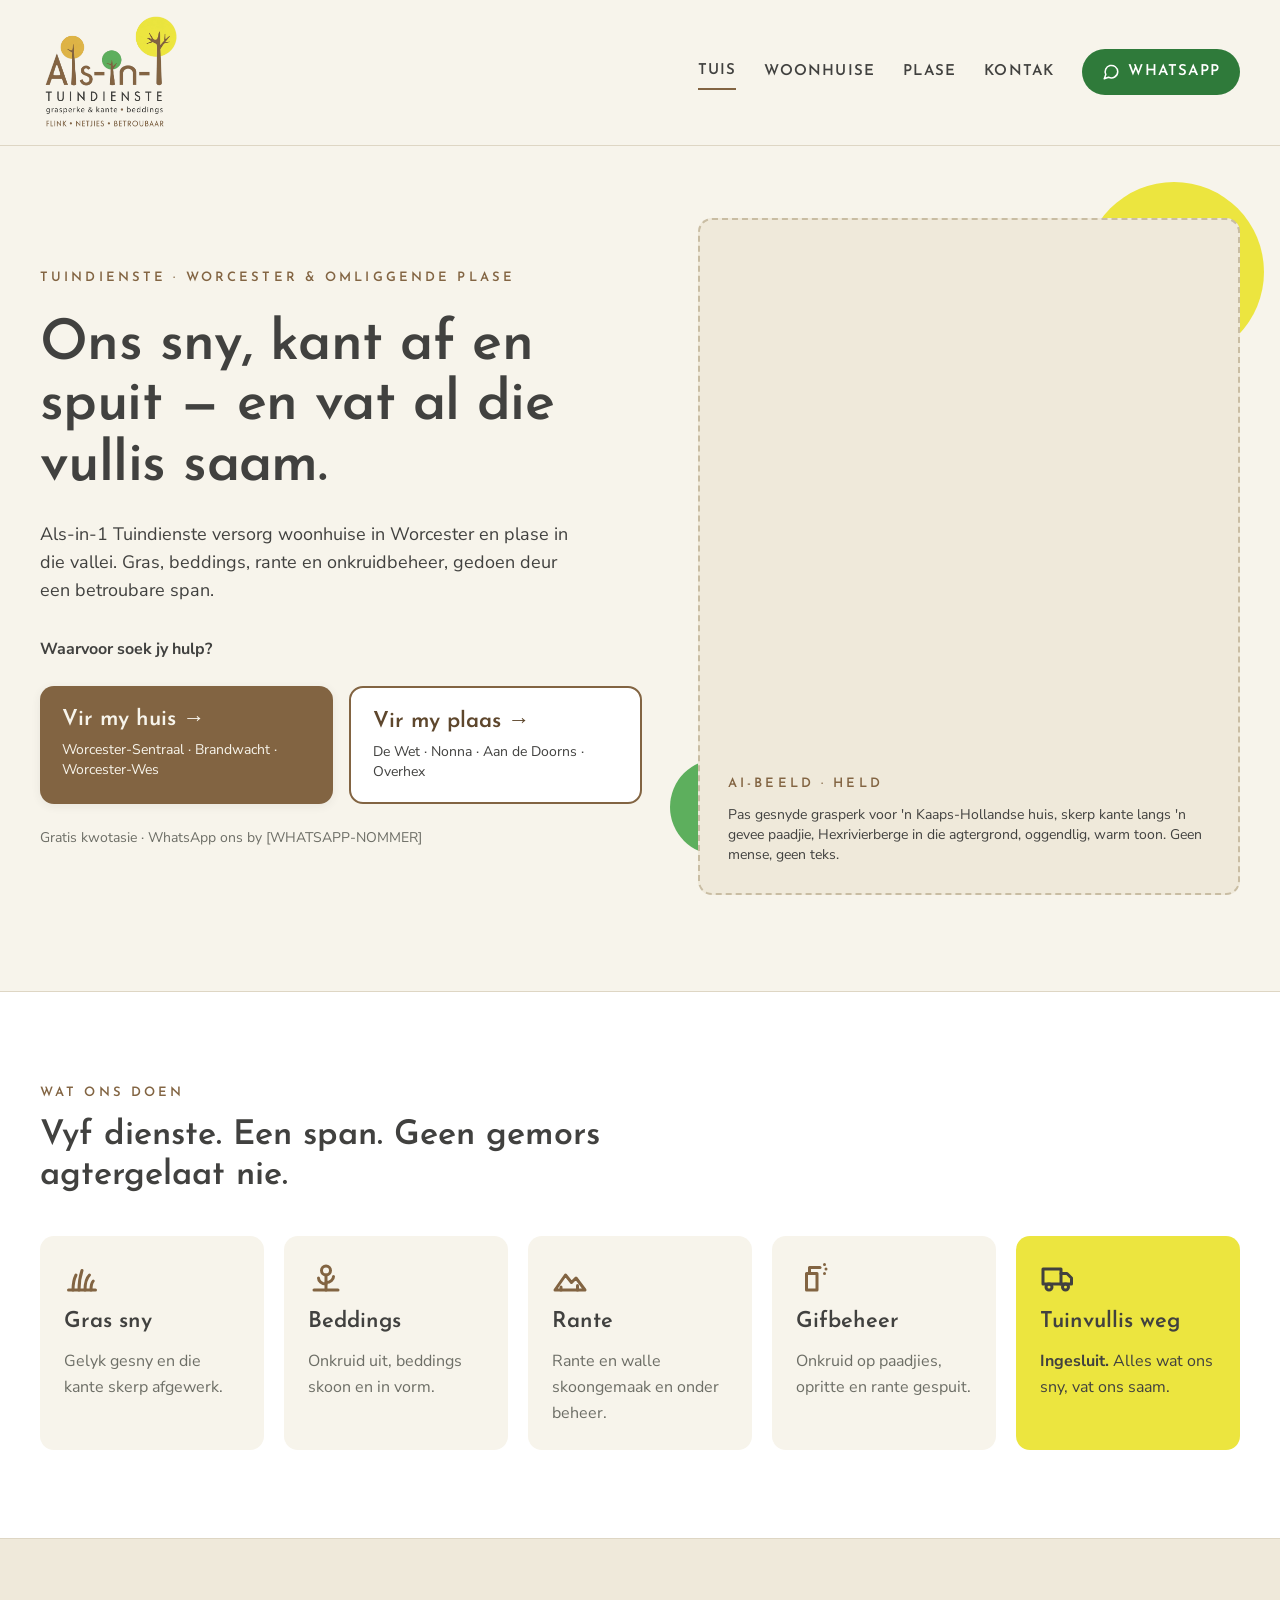
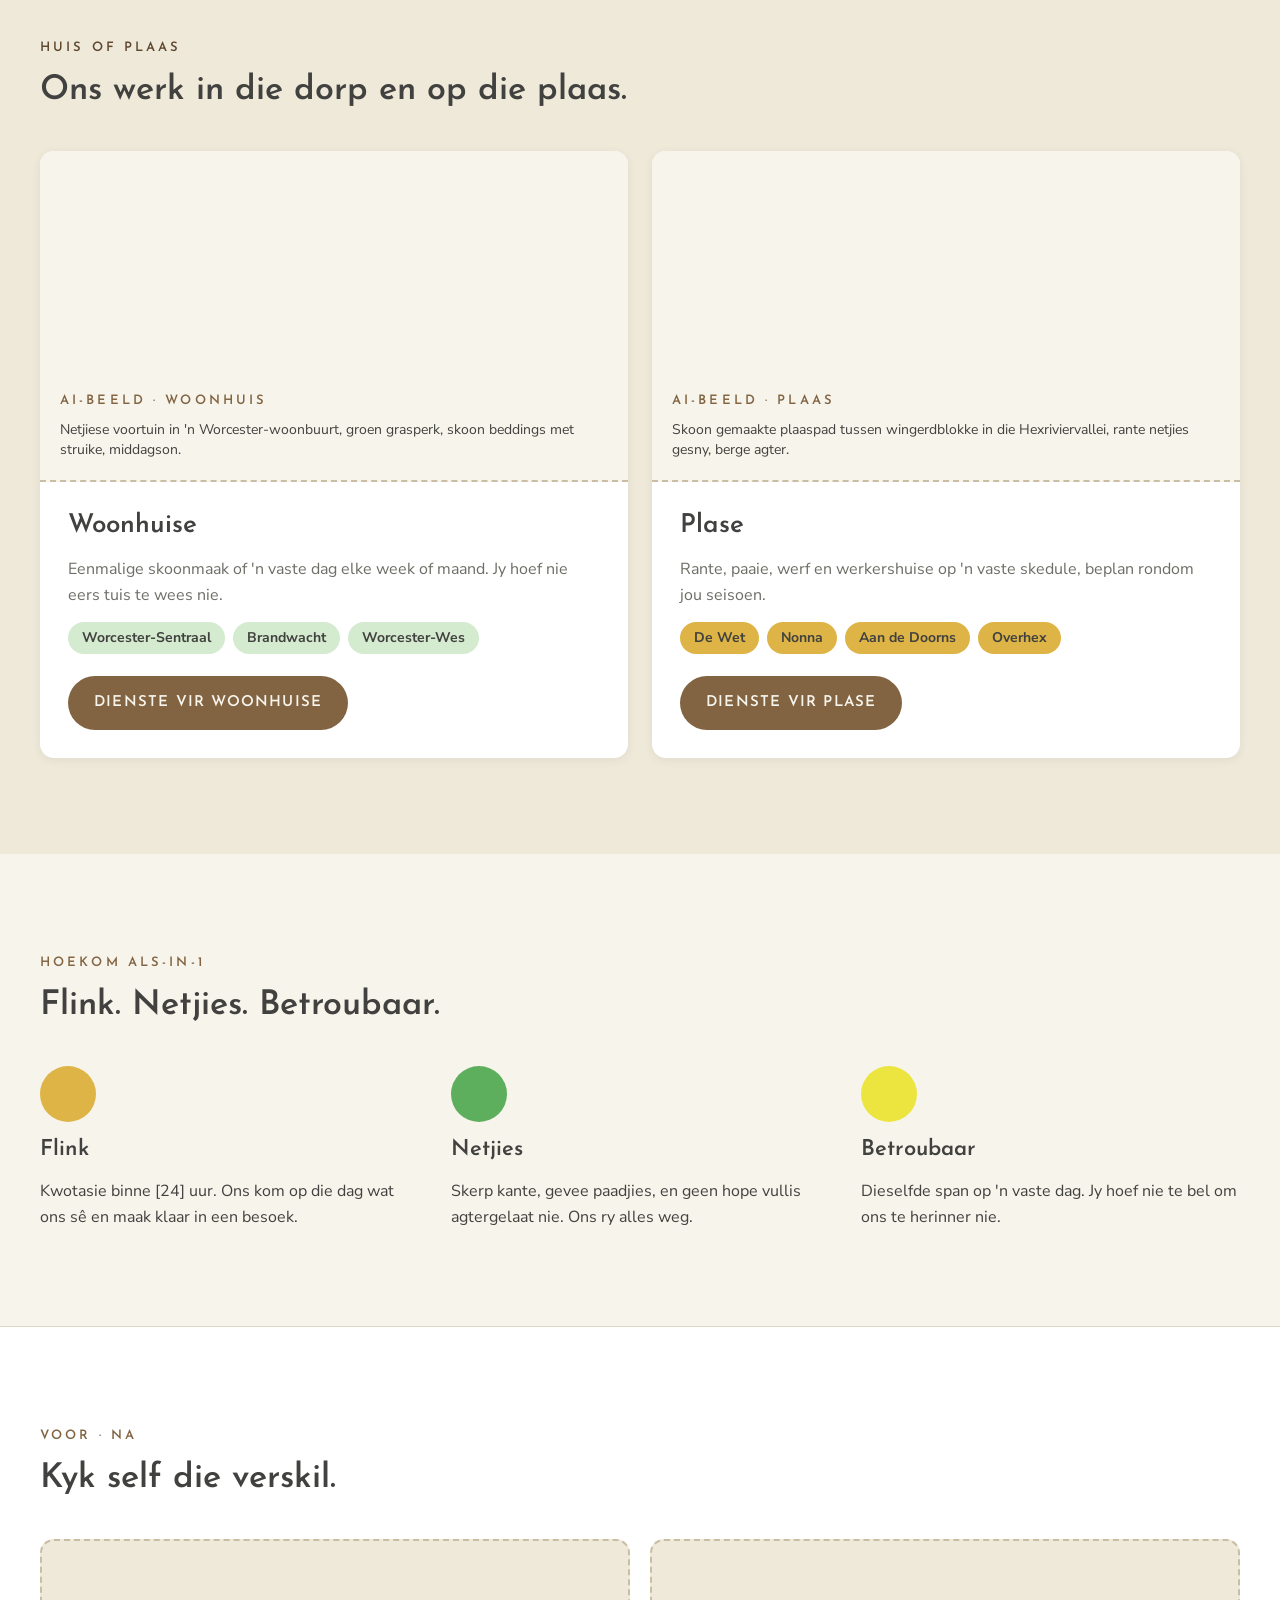
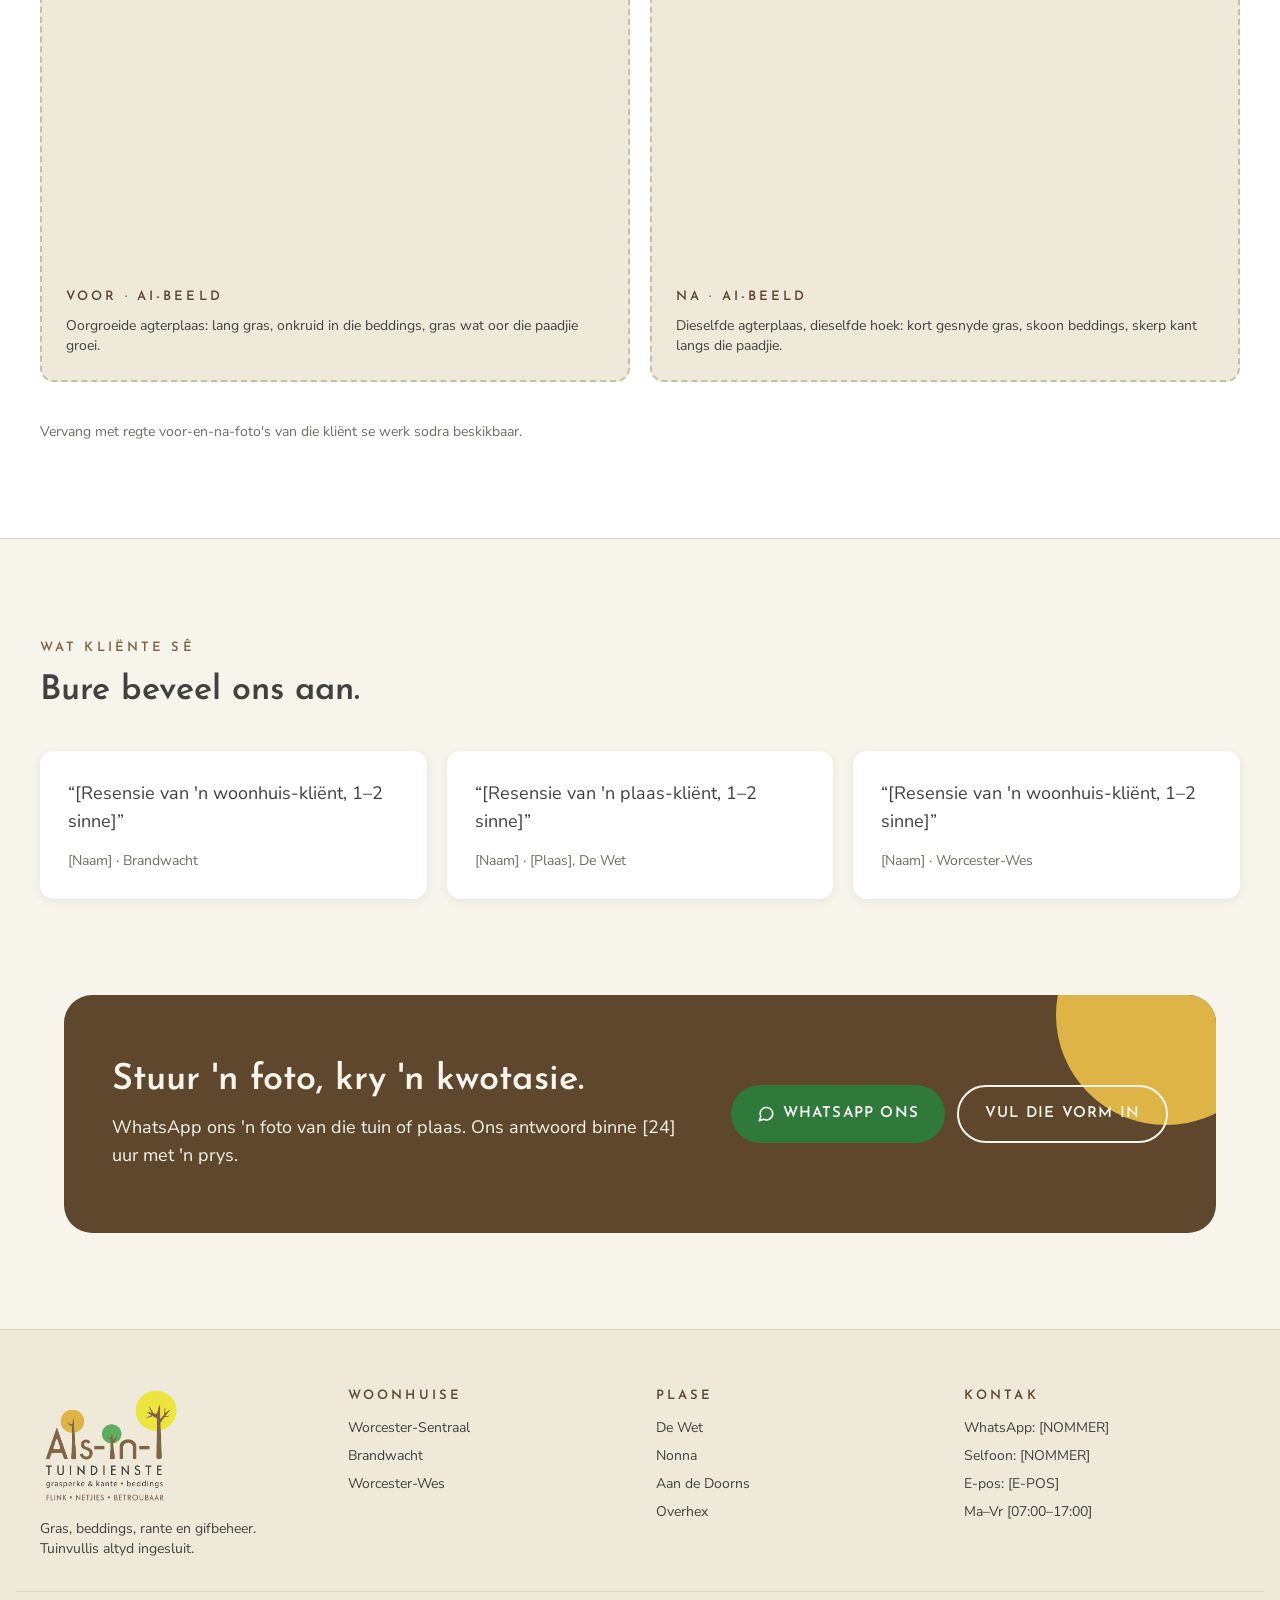
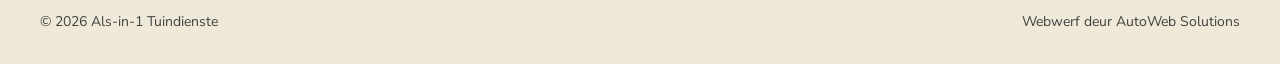
<file: reference/mockups-static/index.html>
<!doctype html>
<html lang="af">
<head>
<meta charset="utf-8">
<title>Tuis — Als-in-1 Tuindienste</title>
<link rel="stylesheet" href="https://fonts.googleapis.com/css2?family=Josefin+Sans:wght@600&amp;family=Nunito+Sans:wght@400;700&amp;display=swap">
<style>
body{margin:0;background:#f7f4eb}
a{color:#826442}a:hover{color:#5e472d}
</style>
</head>
<body>
<div style="background: #f7f4eb; color: #41413f; font-family: 'Nunito Sans', 'Segoe UI', sans-serif; font-size: 16px; line-height: 26px">

<header style="background: #f7f4eb; border-bottom: 1px solid #ded6c4">
  <div style="max-width: 1200px; margin: 0 auto; padding: 12px 24px; display: flex; flex-wrap: wrap; align-items: center; justify-content: space-between; gap: 16px">
    <a href="index.html" style="display: block"><img src="../../assets/logo/als-in-1-logo.png" alt="Als-in-1 Tuindienste" style="width: 140px; height: auto; display: block"></a>
    <nav aria-label="Hoofmenu" style="display: flex; flex-wrap: wrap; align-items: center; gap: 28px; font-family: 'Josefin Sans', Futura, sans-serif; font-weight: 600; font-size: 15px; letter-spacing: 0.08em; text-transform: uppercase">
      <a href="index.html" style="color: #41413f; text-decoration: none; border-bottom: 2px solid #826442; padding: 4px 0">Tuis</a>
      <a href="woonhuise.html" style="color: #41413f; text-decoration: none; padding: 4px 0">Woonhuise</a>
      <a href="plase.html" style="color: #41413f; text-decoration: none; padding: 4px 0">Plase</a>
      <a href="kontak.html" style="color: #41413f; text-decoration: none; padding: 4px 0">Kontak</a>
      <a href="https://wa.me/27000000000" style="display: inline-flex; align-items: center; gap: 8px; min-height: 44px; padding: 10px 20px; box-sizing: border-box; border-radius: 999px; background: #2f7a3a; color: #ffffff; text-decoration: none">
        <svg width="18" height="18" viewBox="0 0 24 24" fill="none" stroke="currentColor" stroke-width="2" stroke-linecap="round" stroke-linejoin="round" aria-hidden="true"><path d="M21 11.5a8.4 8.4 0 0 1-12.3 7.4L3 21l2.1-5.6A8.4 8.4 0 1 1 21 11.5z"></path></svg>
        WhatsApp
      </a>
    </nav>
  </div>
</header>

<section style="max-width: 1200px; margin: 0 auto; padding: 72px 24px 96px; display: flex; flex-wrap: wrap; align-items: center; gap: 56px">
  <div style="flex: 1 1 480px; min-width: 0; display: flex; flex-direction: column; gap: 24px">
    <p style="margin: 0; font-family: 'Josefin Sans', Futura, sans-serif; font-weight: 600; font-size: 13px; letter-spacing: 0.24em; text-transform: uppercase; color: #826442">Tuindienste · Worcester &amp; omliggende plase</p>
    <h1 style="margin: 0; font-family: 'Josefin Sans', Futura, sans-serif; font-weight: 600; font-size: clamp(38px, 4.6vw, 56px); line-height: 1.08; letter-spacing: -0.01em; color: #41413f">Ons sny, kant af en spuit — en vat al die vullis saam.</h1>
    <p style="margin: 0; font-size: 18px; line-height: 28px; max-width: 540px">Als-in-1 Tuindienste versorg woonhuise in Worcester en plase in die vallei. Gras, beddings, rante en onkruidbeheer, gedoen deur een betroubare span.</p>
    <p style="margin: 8px 0 0; font-weight: 700">Waarvoor soek jy hulp?</p>
    <div style="display: grid; grid-template-columns: repeat(auto-fit, minmax(220px, 1fr)); gap: 16px">
      <a href="woonhuise.html" style="display: flex; flex-direction: column; gap: 6px; padding: 20px 22px; border-radius: 14px; background: #826442; color: #f7f4eb; text-decoration: none; box-shadow: 0 2px 10px rgba(65,65,63,0.08)">
        <span style="font-family: 'Josefin Sans', Futura, sans-serif; font-weight: 600; font-size: 22px; line-height: 28px">Vir my huis →</span>
        <span style="font-size: 14px; line-height: 20px">Worcester-Sentraal · Brandwacht · Worcester-Wes</span>
      </a>
      <a href="plase.html" style="display: flex; flex-direction: column; gap: 6px; padding: 20px 22px; border-radius: 14px; background: #ffffff; border: 2px solid #826442; color: #41413f; text-decoration: none">
        <span style="font-family: 'Josefin Sans', Futura, sans-serif; font-weight: 600; font-size: 22px; line-height: 28px; color: #5e472d">Vir my plaas →</span>
        <span style="font-size: 14px; line-height: 20px; color: #41413f">De Wet · Nonna · Aan de Doorns · Overhex</span>
      </a>
    </div>
    <p style="margin: 0; font-size: 14px; line-height: 20px; color: #6d6e66">Gratis kwotasie · WhatsApp ons by [WHATSAPP-NOMMER]</p>
  </div>
  <div style="flex: 1 1 420px; min-width: 0; position: relative">
    <div aria-hidden="true" style="position: absolute; width: 180px; height: 180px; border-radius: 999px; background: #ece53f; right: -24px; top: -36px"></div>
    <div aria-hidden="true" style="position: absolute; width: 96px; height: 96px; border-radius: 999px; background: #5daf5d; left: -28px; bottom: 40px"></div>
    <div style="position: relative; aspect-ratio: 4 / 5; border-radius: 14px; background: #efe9da; border: 2px dashed #c9bda3; display: flex; flex-direction: column; justify-content: flex-end; gap: 8px; padding: 28px; box-sizing: border-box">
      <span style="font-family: 'Josefin Sans', Futura, sans-serif; font-weight: 600; font-size: 13px; letter-spacing: 0.24em; text-transform: uppercase; color: #826442">AI-beeld · held</span>
      <span style="font-size: 14px; line-height: 20px">Pas gesnyde grasperk voor 'n Kaaps-Hollandse huis, skerp kante langs 'n gevee paadjie, Hexrivierberge in die agtergrond, oggendlig, warm toon. Geen mense, geen teks.</span>
    </div>
  </div>
</section>

<section style="background: #ffffff; border-top: 1px solid #ded6c4; border-bottom: 1px solid #ded6c4">
  <div style="max-width: 1200px; margin: 0 auto; padding: 88px 24px; display: flex; flex-direction: column; gap: 40px">
    <div style="display: flex; flex-direction: column; gap: 10px; max-width: 640px">
      <p style="margin: 0; font-family: 'Josefin Sans', Futura, sans-serif; font-weight: 600; font-size: 13px; letter-spacing: 0.24em; text-transform: uppercase; color: #826442">Wat ons doen</p>
      <h2 style="margin: 0; font-family: 'Josefin Sans', Futura, sans-serif; font-weight: 600; font-size: 34px; line-height: 40px">Vyf dienste. Een span. Geen gemors agtergelaat nie.</h2>
    </div>
    <div style="display: grid; grid-template-columns: repeat(auto-fit, minmax(200px, 1fr)); gap: 20px">
      <div style="display: flex; flex-direction: column; gap: 12px; padding: 24px; border-radius: 14px; background: #f7f4eb">
        <svg width="36" height="36" viewBox="0 0 24 24" fill="none" stroke="#826442" stroke-width="2" stroke-linecap="round" stroke-linejoin="round" aria-hidden="true"><path d="M3 20h18"></path><path d="M6 20c0-5 1-8 2-10"></path><path d="M10 20c0-6 1-10 2-13"></path><path d="M14 20c0-5 1-8 3-10"></path><path d="M18 20c0-3 .5-5 1.5-6"></path></svg>
        <h3 style="margin: 0; font-family: 'Josefin Sans', Futura, sans-serif; font-weight: 600; font-size: 22px; line-height: 28px">Gras sny</h3>
        <p style="margin: 0; color: #6d6e66">Gelyk gesny en die kante skerp afgewerk.</p>
      </div>
      <div style="display: flex; flex-direction: column; gap: 12px; padding: 24px; border-radius: 14px; background: #f7f4eb">
        <svg width="36" height="36" viewBox="0 0 24 24" fill="none" stroke="#826442" stroke-width="2" stroke-linecap="round" stroke-linejoin="round" aria-hidden="true"><circle cx="12" cy="7" r="3"></circle><path d="M12 10v10"></path><path d="M12 16c-3 0-5-2-5-4"></path><path d="M12 15c3 0 5-2 5-4"></path><path d="M4 20h16"></path></svg>
        <h3 style="margin: 0; font-family: 'Josefin Sans', Futura, sans-serif; font-weight: 600; font-size: 22px; line-height: 28px">Beddings</h3>
        <p style="margin: 0; color: #6d6e66">Onkruid uit, beddings skoon en in vorm.</p>
      </div>
      <div style="display: flex; flex-direction: column; gap: 12px; padding: 24px; border-radius: 14px; background: #f7f4eb">
        <svg width="36" height="36" viewBox="0 0 24 24" fill="none" stroke="#826442" stroke-width="2" stroke-linecap="round" stroke-linejoin="round" aria-hidden="true"><path d="M2 20l7-10 4 5 3-3 6 8z"></path><path d="M6 20v-2"></path><path d="M17 20v-3"></path></svg>
        <h3 style="margin: 0; font-family: 'Josefin Sans', Futura, sans-serif; font-weight: 600; font-size: 22px; line-height: 28px">Rante</h3>
        <p style="margin: 0; color: #6d6e66">Rante en walle skoongemaak en onder beheer.</p>
      </div>
      <div style="display: flex; flex-direction: column; gap: 12px; padding: 24px; border-radius: 14px; background: #f7f4eb">
        <svg width="36" height="36" viewBox="0 0 24 24" fill="none" stroke="#826442" stroke-width="2" stroke-linecap="round" stroke-linejoin="round" aria-hidden="true"><path d="M7 9h7v11H7z"></path><path d="M9 9V5h4"></path><path d="M13 5h3"></path><path d="M19 3v.01"></path><path d="M20 6v.01"></path><path d="M19 9v.01"></path></svg>
        <h3 style="margin: 0; font-family: 'Josefin Sans', Futura, sans-serif; font-weight: 600; font-size: 22px; line-height: 28px">Gifbeheer</h3>
        <p style="margin: 0; color: #6d6e66">Onkruid op paadjies, opritte en rante gespuit.</p>
      </div>
      <div style="display: flex; flex-direction: column; gap: 12px; padding: 24px; border-radius: 14px; background: #ece53f">
        <svg width="36" height="36" viewBox="0 0 24 24" fill="none" stroke="#41413f" stroke-width="2" stroke-linecap="round" stroke-linejoin="round" aria-hidden="true"><path d="M2 6h12v10H2z"></path><path d="M14 9h4l3 3v4h-7"></path><circle cx="6" cy="18" r="2"></circle><circle cx="17" cy="18" r="2"></circle></svg>
        <h3 style="margin: 0; font-family: 'Josefin Sans', Futura, sans-serif; font-weight: 600; font-size: 22px; line-height: 28px">Tuinvullis weg</h3>
        <p style="margin: 0; color: #41413f"><strong>Ingesluit.</strong> Alles wat ons sny, vat ons saam.</p>
      </div>
    </div>
  </div>
</section>

<section style="background: #efe9da">
  <div style="max-width: 1200px; margin: 0 auto; padding: 96px 24px; display: flex; flex-direction: column; gap: 40px">
    <div style="display: flex; flex-direction: column; gap: 10px; max-width: 640px">
      <p style="margin: 0; font-family: 'Josefin Sans', Futura, sans-serif; font-weight: 600; font-size: 13px; letter-spacing: 0.24em; text-transform: uppercase; color: #5e472d">Huis of plaas</p>
      <h2 style="margin: 0; font-family: 'Josefin Sans', Futura, sans-serif; font-weight: 600; font-size: 34px; line-height: 40px">Ons werk in die dorp en op die plaas.</h2>
    </div>
    <div style="display: grid; grid-template-columns: repeat(auto-fit, minmax(320px, 1fr)); gap: 24px">
      <article style="background: #ffffff; border-radius: 14px; overflow: hidden; box-shadow: 0 2px 10px rgba(65,65,63,0.08); display: flex; flex-direction: column">
        <div style="aspect-ratio: 16 / 9; background: #f7f4eb; border-bottom: 2px dashed #c9bda3; display: flex; flex-direction: column; justify-content: flex-end; gap: 6px; padding: 20px; box-sizing: border-box">
          <span style="font-family: 'Josefin Sans', Futura, sans-serif; font-weight: 600; font-size: 13px; letter-spacing: 0.24em; text-transform: uppercase; color: #826442">AI-beeld · woonhuis</span>
          <span style="font-size: 14px; line-height: 20px">Netjiese voortuin in 'n Worcester-woonbuurt, groen grasperk, skoon beddings met struike, middagson.</span>
        </div>
        <div style="padding: 28px; display: flex; flex-direction: column; gap: 14px; flex-grow: 1">
          <h3 style="margin: 0; font-family: 'Josefin Sans', Futura, sans-serif; font-weight: 600; font-size: 26px; line-height: 32px">Woonhuise</h3>
          <p style="margin: 0; color: #6d6e66">Eenmalige skoonmaak of 'n vaste dag elke week of maand. Jy hoef nie eers tuis te wees nie.</p>
          <div style="display: flex; flex-wrap: wrap; gap: 8px">
            <span style="padding: 6px 14px; border-radius: 999px; background: #d4ebcf; font-size: 14px; line-height: 20px; font-weight: 700">Worcester-Sentraal</span>
            <span style="padding: 6px 14px; border-radius: 999px; background: #d4ebcf; font-size: 14px; line-height: 20px; font-weight: 700">Brandwacht</span>
            <span style="padding: 6px 14px; border-radius: 999px; background: #d4ebcf; font-size: 14px; line-height: 20px; font-weight: 700">Worcester-Wes</span>
          </div>
          <div style="margin-top: auto; padding-top: 8px"><a href="woonhuise.html" style="display: inline-flex; align-items: center; min-height: 48px; padding: 14px 26px; box-sizing: border-box; border-radius: 999px; background: #826442; color: #f7f4eb; font-family: 'Josefin Sans', Futura, sans-serif; font-weight: 600; font-size: 15px; letter-spacing: 0.08em; text-transform: uppercase; text-decoration: none">Dienste vir woonhuise</a></div>
        </div>
      </article>
      <article style="background: #ffffff; border-radius: 14px; overflow: hidden; box-shadow: 0 2px 10px rgba(65,65,63,0.08); display: flex; flex-direction: column">
        <div style="aspect-ratio: 16 / 9; background: #f7f4eb; border-bottom: 2px dashed #c9bda3; display: flex; flex-direction: column; justify-content: flex-end; gap: 6px; padding: 20px; box-sizing: border-box">
          <span style="font-family: 'Josefin Sans', Futura, sans-serif; font-weight: 600; font-size: 13px; letter-spacing: 0.24em; text-transform: uppercase; color: #826442">AI-beeld · plaas</span>
          <span style="font-size: 14px; line-height: 20px">Skoon gemaakte plaaspad tussen wingerdblokke in die Hexriviervallei, rante netjies gesny, berge agter.</span>
        </div>
        <div style="padding: 28px; display: flex; flex-direction: column; gap: 14px; flex-grow: 1">
          <h3 style="margin: 0; font-family: 'Josefin Sans', Futura, sans-serif; font-weight: 600; font-size: 26px; line-height: 32px">Plase</h3>
          <p style="margin: 0; color: #6d6e66">Rante, paaie, werf en werkershuise op 'n vaste skedule, beplan rondom jou seisoen.</p>
          <div style="display: flex; flex-wrap: wrap; gap: 8px">
            <span style="padding: 6px 14px; border-radius: 999px; background: #deb446; font-size: 14px; line-height: 20px; font-weight: 700">De Wet</span>
            <span style="padding: 6px 14px; border-radius: 999px; background: #deb446; font-size: 14px; line-height: 20px; font-weight: 700">Nonna</span>
            <span style="padding: 6px 14px; border-radius: 999px; background: #deb446; font-size: 14px; line-height: 20px; font-weight: 700">Aan de Doorns</span>
            <span style="padding: 6px 14px; border-radius: 999px; background: #deb446; font-size: 14px; line-height: 20px; font-weight: 700">Overhex</span>
          </div>
          <div style="margin-top: auto; padding-top: 8px"><a href="plase.html" style="display: inline-flex; align-items: center; min-height: 48px; padding: 14px 26px; box-sizing: border-box; border-radius: 999px; background: #826442; color: #f7f4eb; font-family: 'Josefin Sans', Futura, sans-serif; font-weight: 600; font-size: 15px; letter-spacing: 0.08em; text-transform: uppercase; text-decoration: none">Dienste vir plase</a></div>
        </div>
      </article>
    </div>
  </div>
</section>

<section style="max-width: 1200px; margin: 0 auto; padding: 96px 24px; display: flex; flex-direction: column; gap: 40px">
  <div style="display: flex; flex-direction: column; gap: 10px; max-width: 640px">
    <p style="margin: 0; font-family: 'Josefin Sans', Futura, sans-serif; font-weight: 600; font-size: 13px; letter-spacing: 0.24em; text-transform: uppercase; color: #826442">Hoekom Als-in-1</p>
    <h2 style="margin: 0; font-family: 'Josefin Sans', Futura, sans-serif; font-weight: 600; font-size: 34px; line-height: 40px">Flink. Netjies. Betroubaar.</h2>
  </div>
  <div style="display: grid; grid-template-columns: repeat(auto-fit, minmax(260px, 1fr)); gap: 32px">
    <div style="display: flex; flex-direction: column; gap: 14px">
      <div aria-hidden="true" style="width: 56px; height: 56px; border-radius: 999px; background: #deb446"></div>
      <h3 style="margin: 0; font-family: 'Josefin Sans', Futura, sans-serif; font-weight: 600; font-size: 22px; line-height: 28px">Flink</h3>
      <p style="margin: 0">Kwotasie binne [24] uur. Ons kom op die dag wat ons sê en maak klaar in een besoek.</p>
    </div>
    <div style="display: flex; flex-direction: column; gap: 14px">
      <div aria-hidden="true" style="width: 56px; height: 56px; border-radius: 999px; background: #5daf5d"></div>
      <h3 style="margin: 0; font-family: 'Josefin Sans', Futura, sans-serif; font-weight: 600; font-size: 22px; line-height: 28px">Netjies</h3>
      <p style="margin: 0">Skerp kante, gevee paadjies, en geen hope vullis agtergelaat nie. Ons ry alles weg.</p>
    </div>
    <div style="display: flex; flex-direction: column; gap: 14px">
      <div aria-hidden="true" style="width: 56px; height: 56px; border-radius: 999px; background: #ece53f"></div>
      <h3 style="margin: 0; font-family: 'Josefin Sans', Futura, sans-serif; font-weight: 600; font-size: 22px; line-height: 28px">Betroubaar</h3>
      <p style="margin: 0">Dieselfde span op 'n vaste dag. Jy hoef nie te bel om ons te herinner nie.</p>
    </div>
  </div>
</section>

<section style="background: #ffffff; border-top: 1px solid #ded6c4; border-bottom: 1px solid #ded6c4">
  <div style="max-width: 1200px; margin: 0 auto; padding: 96px 24px; display: flex; flex-direction: column; gap: 40px">
    <div style="display: flex; flex-direction: column; gap: 10px; max-width: 640px">
      <p style="margin: 0; font-family: 'Josefin Sans', Futura, sans-serif; font-weight: 600; font-size: 13px; letter-spacing: 0.24em; text-transform: uppercase; color: #826442">Voor · Na</p>
      <h2 style="margin: 0; font-family: 'Josefin Sans', Futura, sans-serif; font-weight: 600; font-size: 34px; line-height: 40px">Kyk self die verskil.</h2>
    </div>
    <div style="display: grid; grid-template-columns: repeat(auto-fit, minmax(300px, 1fr)); gap: 20px">
      <div style="aspect-ratio: 4 / 3; border-radius: 14px; background: #efe9da; border: 2px dashed #c9bda3; display: flex; flex-direction: column; justify-content: flex-end; gap: 6px; padding: 24px; box-sizing: border-box">
        <span style="font-family: 'Josefin Sans', Futura, sans-serif; font-weight: 600; font-size: 13px; letter-spacing: 0.24em; text-transform: uppercase; color: #5e472d">Voor · AI-beeld</span>
        <span style="font-size: 14px; line-height: 20px">Oorgroeide agterplaas: lang gras, onkruid in die beddings, gras wat oor die paadjie groei.</span>
      </div>
      <div style="aspect-ratio: 4 / 3; border-radius: 14px; background: #efe9da; border: 2px dashed #c9bda3; display: flex; flex-direction: column; justify-content: flex-end; gap: 6px; padding: 24px; box-sizing: border-box">
        <span style="font-family: 'Josefin Sans', Futura, sans-serif; font-weight: 600; font-size: 13px; letter-spacing: 0.24em; text-transform: uppercase; color: #5e472d">Na · AI-beeld</span>
        <span style="font-size: 14px; line-height: 20px">Dieselfde agterplaas, dieselfde hoek: kort gesnyde gras, skoon beddings, skerp kant langs die paadjie.</span>
      </div>
    </div>
    <p style="margin: 0; font-size: 14px; line-height: 20px; color: #6d6e66">Vervang met regte voor-en-na-foto's van die kliënt se werk sodra beskikbaar.</p>
  </div>
</section>

<section style="max-width: 1200px; margin: 0 auto; padding: 96px 24px; display: flex; flex-direction: column; gap: 40px">
  <div style="display: flex; flex-direction: column; gap: 10px; max-width: 640px">
    <p style="margin: 0; font-family: 'Josefin Sans', Futura, sans-serif; font-weight: 600; font-size: 13px; letter-spacing: 0.24em; text-transform: uppercase; color: #826442">Wat kliënte sê</p>
    <h2 style="margin: 0; font-family: 'Josefin Sans', Futura, sans-serif; font-weight: 600; font-size: 34px; line-height: 40px">Bure beveel ons aan.</h2>
  </div>
  <div style="display: grid; grid-template-columns: repeat(auto-fit, minmax(280px, 1fr)); gap: 20px">
    <figure style="margin: 0; padding: 28px; border-radius: 14px; background: #ffffff; box-shadow: 0 2px 10px rgba(65,65,63,0.08); display: flex; flex-direction: column; gap: 16px">
      <blockquote style="margin: 0; font-size: 18px; line-height: 28px">“[Resensie van 'n woonhuis-kliënt, 1–2 sinne]”</blockquote>
      <figcaption style="font-size: 14px; line-height: 20px; color: #6d6e66">[Naam] · Brandwacht</figcaption>
    </figure>
    <figure style="margin: 0; padding: 28px; border-radius: 14px; background: #ffffff; box-shadow: 0 2px 10px rgba(65,65,63,0.08); display: flex; flex-direction: column; gap: 16px">
      <blockquote style="margin: 0; font-size: 18px; line-height: 28px">“[Resensie van 'n plaas-kliënt, 1–2 sinne]”</blockquote>
      <figcaption style="font-size: 14px; line-height: 20px; color: #6d6e66">[Naam] · [Plaas], De Wet</figcaption>
    </figure>
    <figure style="margin: 0; padding: 28px; border-radius: 14px; background: #ffffff; box-shadow: 0 2px 10px rgba(65,65,63,0.08); display: flex; flex-direction: column; gap: 16px">
      <blockquote style="margin: 0; font-size: 18px; line-height: 28px">“[Resensie van 'n woonhuis-kliënt, 1–2 sinne]”</blockquote>
      <figcaption style="font-size: 14px; line-height: 20px; color: #6d6e66">[Naam] · Worcester-Wes</figcaption>
    </figure>
  </div>
</section>

<section style="padding: 0 24px 96px">
  <div style="max-width: 1152px; margin: 0 auto; background: #5e472d; border-radius: 28px; padding: 64px 48px; box-sizing: border-box; display: flex; flex-wrap: wrap; align-items: center; justify-content: space-between; gap: 32px; position: relative; overflow: hidden">
    <div aria-hidden="true" style="position: absolute; width: 220px; height: 220px; border-radius: 999px; background: #deb446; right: -60px; top: -90px"></div>
    <div style="flex: 1 1 420px; min-width: 0; display: flex; flex-direction: column; gap: 12px; position: relative">
      <h2 style="margin: 0; font-family: 'Josefin Sans', Futura, sans-serif; font-weight: 600; font-size: 36px; line-height: 42px; color: #f7f4eb">Stuur 'n foto, kry 'n kwotasie.</h2>
      <p style="margin: 0; font-size: 18px; line-height: 28px; color: #f7f4eb">WhatsApp ons 'n foto van die tuin of plaas. Ons antwoord binne [24] uur met 'n prys.</p>
    </div>
    <div style="display: flex; flex-wrap: wrap; gap: 12px; position: relative">
      <a href="https://wa.me/27000000000" style="display: inline-flex; align-items: center; gap: 8px; min-height: 48px; padding: 14px 26px; box-sizing: border-box; border-radius: 999px; background: #2f7a3a; color: #ffffff; font-family: 'Josefin Sans', Futura, sans-serif; font-weight: 600; font-size: 15px; letter-spacing: 0.08em; text-transform: uppercase; text-decoration: none">
        <svg width="18" height="18" viewBox="0 0 24 24" fill="none" stroke="currentColor" stroke-width="2" stroke-linecap="round" stroke-linejoin="round" aria-hidden="true"><path d="M21 11.5a8.4 8.4 0 0 1-12.3 7.4L3 21l2.1-5.6A8.4 8.4 0 1 1 21 11.5z"></path></svg>
        WhatsApp ons
      </a>
      <a href="kontak.html" style="display: inline-flex; align-items: center; min-height: 48px; padding: 14px 26px; box-sizing: border-box; border-radius: 999px; border: 2px solid #f7f4eb; color: #f7f4eb; font-family: 'Josefin Sans', Futura, sans-serif; font-weight: 600; font-size: 15px; letter-spacing: 0.08em; text-transform: uppercase; text-decoration: none">Vul die vorm in</a>
    </div>
  </div>
</section>

<footer style="background: #efe9da; border-top: 1px solid #ded6c4">
  <div style="max-width: 1200px; margin: 0 auto; padding: 56px 24px 32px; display: grid; grid-template-columns: repeat(auto-fit, minmax(200px, 1fr)); gap: 32px">
    <div style="display: flex; flex-direction: column; gap: 12px">
      <img src="../../assets/logo/als-in-1-logo.png" alt="Als-in-1 Tuindienste" style="width: 140px; height: auto; display: block">
      <p style="margin: 0; font-size: 14px; line-height: 20px">Gras, beddings, rante en gifbeheer. Tuinvullis altyd ingesluit.</p>
    </div>
    <div style="display: flex; flex-direction: column; gap: 8px; font-size: 14px; line-height: 20px">
      <p style="margin: 0 0 4px; font-family: 'Josefin Sans', Futura, sans-serif; font-weight: 600; font-size: 13px; letter-spacing: 0.24em; text-transform: uppercase; color: #5e472d">Woonhuise</p>
      <span>Worcester-Sentraal</span><span>Brandwacht</span><span>Worcester-Wes</span>
    </div>
    <div style="display: flex; flex-direction: column; gap: 8px; font-size: 14px; line-height: 20px">
      <p style="margin: 0 0 4px; font-family: 'Josefin Sans', Futura, sans-serif; font-weight: 600; font-size: 13px; letter-spacing: 0.24em; text-transform: uppercase; color: #5e472d">Plase</p>
      <span>De Wet</span><span>Nonna</span><span>Aan de Doorns</span><span>Overhex</span>
    </div>
    <div style="display: flex; flex-direction: column; gap: 8px; font-size: 14px; line-height: 20px">
      <p style="margin: 0 0 4px; font-family: 'Josefin Sans', Futura, sans-serif; font-weight: 600; font-size: 13px; letter-spacing: 0.24em; text-transform: uppercase; color: #5e472d">Kontak</p>
      <span>WhatsApp: [NOMMER]</span><span>Selfoon: [NOMMER]</span><span>E-pos: [E-POS]</span><span>Ma–Vr [07:00–17:00]</span>
    </div>
  </div>
  <div style="max-width: 1200px; margin: 0 auto; padding: 20px 24px 32px; border-top: 1px solid #ded6c4; font-size: 14px; line-height: 20px; display: flex; flex-wrap: wrap; justify-content: space-between; gap: 12px">
    <span>© 2026 Als-in-1 Tuindienste</span>
    <span>Webwerf deur AutoWeb Solutions</span>
  </div>
</footer>

</div>
</body>
</html>
</file>
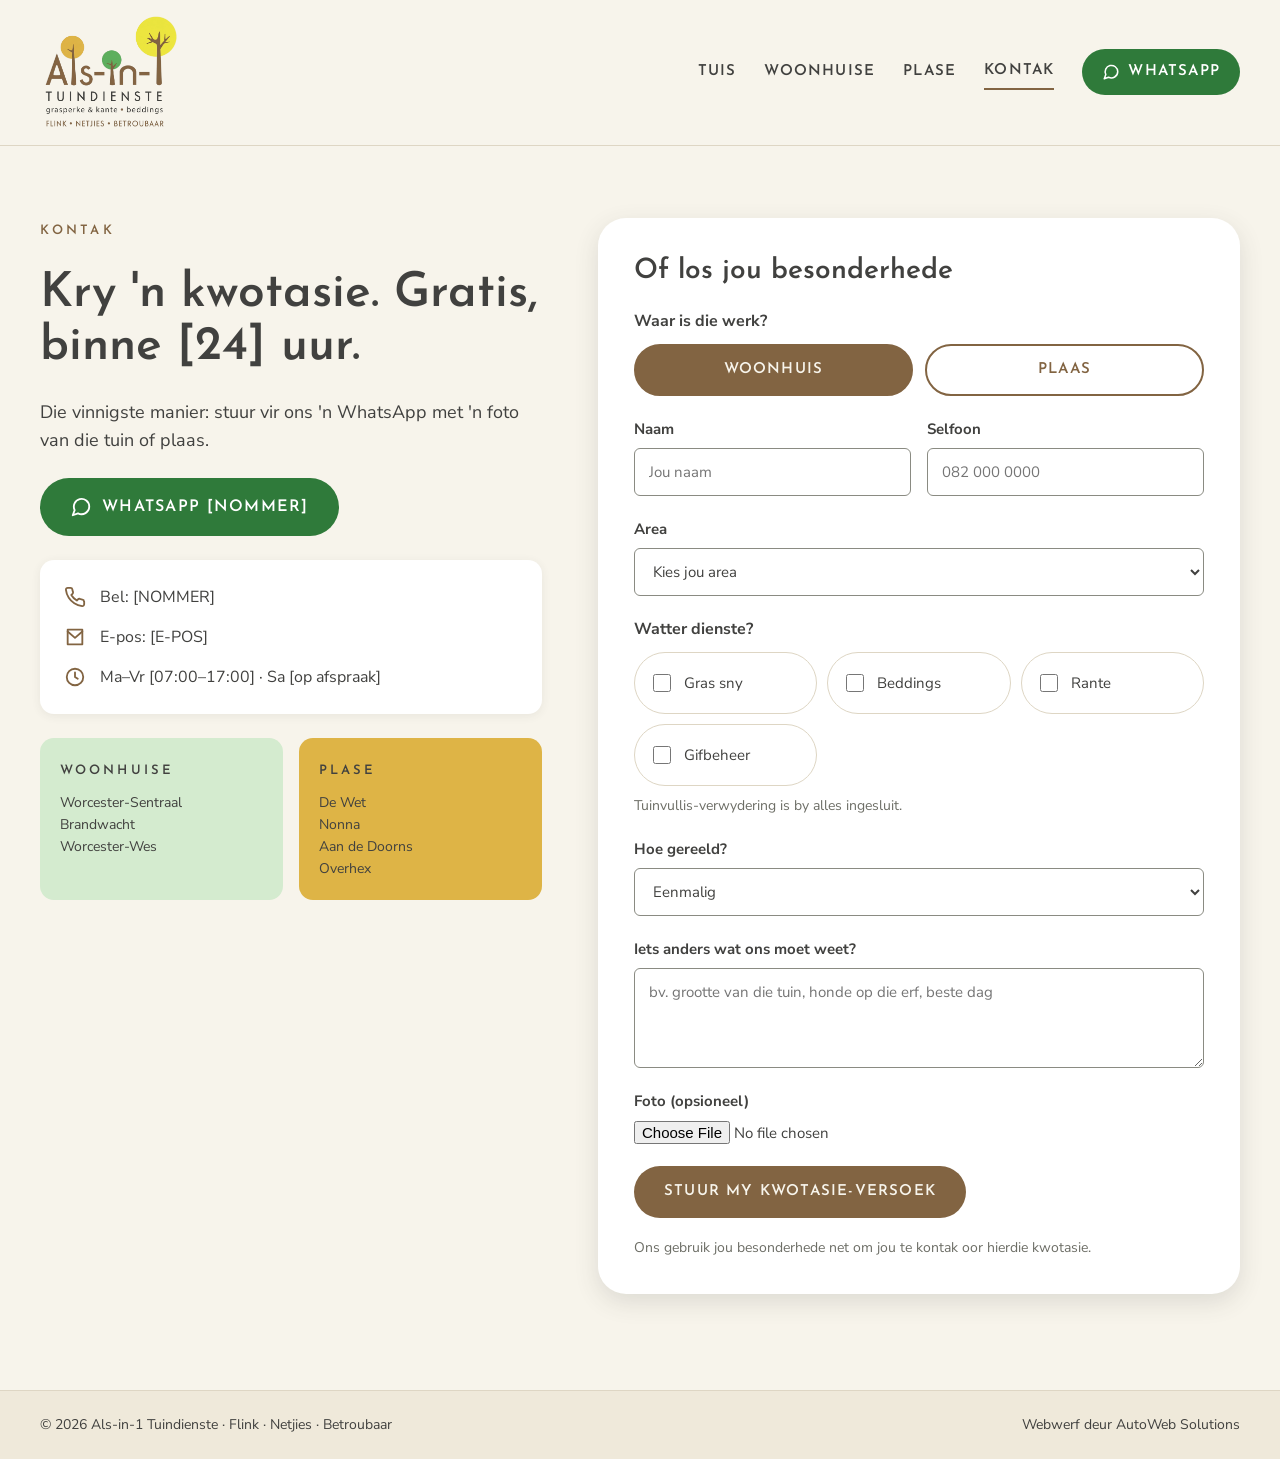
<file: reference/mockups-static/kontak.html>
<!doctype html>
<html lang="af">
<head>
<meta charset="utf-8">
<title>Kontak — Als-in-1 Tuindienste</title>
<link rel="stylesheet" href="https://fonts.googleapis.com/css2?family=Josefin+Sans:wght@600&amp;family=Nunito+Sans:wght@400;700&amp;display=swap">
<style>
body{margin:0;background:#f7f4eb}
a{color:#826442}a:hover{color:#5e472d}
input:focus-visible,select:focus-visible,textarea:focus-visible,button:focus-visible,a:focus-visible{outline:2px solid #2f7a3a;outline-offset:2px}
</style>
</head>
<body>
<div style="background: #f7f4eb; color: #41413f; font-family: 'Nunito Sans', 'Segoe UI', sans-serif; font-size: 16px; line-height: 26px">

<header style="background: #f7f4eb; border-bottom: 1px solid #ded6c4">
  <div style="max-width: 1200px; margin: 0 auto; padding: 12px 24px; display: flex; flex-wrap: wrap; align-items: center; justify-content: space-between; gap: 16px">
    <a href="index.html" style="display: block"><img src="../../assets/logo/als-in-1-logo.png" alt="Als-in-1 Tuindienste" style="width: 140px; height: auto; display: block"></a>
    <nav aria-label="Hoofmenu" style="display: flex; flex-wrap: wrap; align-items: center; gap: 28px; font-family: 'Josefin Sans', Futura, sans-serif; font-weight: 600; font-size: 15px; letter-spacing: 0.08em; text-transform: uppercase">
      <a href="index.html" style="color: #41413f; text-decoration: none; padding: 4px 0">Tuis</a>
      <a href="woonhuise.html" style="color: #41413f; text-decoration: none; padding: 4px 0">Woonhuise</a>
      <a href="plase.html" style="color: #41413f; text-decoration: none; padding: 4px 0">Plase</a>
      <a href="kontak.html" style="color: #41413f; text-decoration: none; border-bottom: 2px solid #826442; padding: 4px 0">Kontak</a>
      <a href="https://wa.me/27000000000" style="display: inline-flex; align-items: center; gap: 8px; min-height: 44px; padding: 10px 20px; box-sizing: border-box; border-radius: 999px; background: #2f7a3a; color: #ffffff; text-decoration: none">
        <svg width="18" height="18" viewBox="0 0 24 24" fill="none" stroke="currentColor" stroke-width="2" stroke-linecap="round" stroke-linejoin="round" aria-hidden="true"><path d="M21 11.5a8.4 8.4 0 0 1-12.3 7.4L3 21l2.1-5.6A8.4 8.4 0 1 1 21 11.5z"></path></svg>
        WhatsApp
      </a>
    </nav>
  </div>
</header>

<section style="max-width: 1200px; margin: 0 auto; padding: 72px 24px 96px; display: flex; flex-wrap: wrap; gap: 56px; align-items: flex-start">
  <div style="flex: 1 1 380px; min-width: 0; display: flex; flex-direction: column; gap: 24px">
    <p style="margin: 0; font-family: 'Josefin Sans', Futura, sans-serif; font-weight: 600; font-size: 13px; letter-spacing: 0.24em; text-transform: uppercase; color: #826442">Kontak</p>
    <h1 style="margin: 0; font-family: 'Josefin Sans', Futura, sans-serif; font-weight: 600; font-size: clamp(36px, 4vw, 48px); line-height: 1.1">Kry 'n kwotasie. Gratis, binne [24] uur.</h1>
    <p style="margin: 0; font-size: 18px; line-height: 28px">Die vinnigste manier: stuur vir ons 'n WhatsApp met 'n foto van die tuin of plaas.</p>
    <a href="https://wa.me/27000000000" style="align-self: flex-start; display: inline-flex; align-items: center; gap: 10px; min-height: 56px; padding: 16px 30px; box-sizing: border-box; border-radius: 999px; background: #2f7a3a; color: #ffffff; font-family: 'Josefin Sans', Futura, sans-serif; font-weight: 600; font-size: 16px; letter-spacing: 0.08em; text-transform: uppercase; text-decoration: none">
      <svg width="22" height="22" viewBox="0 0 24 24" fill="none" stroke="currentColor" stroke-width="2" stroke-linecap="round" stroke-linejoin="round" aria-hidden="true"><path d="M21 11.5a8.4 8.4 0 0 1-12.3 7.4L3 21l2.1-5.6A8.4 8.4 0 1 1 21 11.5z"></path></svg>
      WhatsApp [NOMMER]
    </a>
    <div style="display: flex; flex-direction: column; gap: 14px; padding: 24px; border-radius: 14px; background: #ffffff; box-shadow: 0 2px 10px rgba(65,65,63,0.08)">
      <div style="display: flex; gap: 14px; align-items: center">
        <svg width="22" height="22" viewBox="0 0 24 24" fill="none" stroke="#826442" stroke-width="2" stroke-linecap="round" stroke-linejoin="round" aria-hidden="true"><path d="M22 16.9v3a2 2 0 0 1-2.2 2 19.8 19.8 0 0 1-8.6-3.1 19.5 19.5 0 0 1-6-6A19.8 19.8 0 0 1 2.1 4.2 2 2 0 0 1 4.1 2h3a2 2 0 0 1 2 1.7c.1.9.4 1.8.7 2.7a2 2 0 0 1-.5 2.1L8 9.8a16 16 0 0 0 6 6l1.3-1.3a2 2 0 0 1 2.1-.4c.9.3 1.8.6 2.7.7a2 2 0 0 1 1.7 2z"></path></svg>
        <span>Bel: [NOMMER]</span>
      </div>
      <div style="display: flex; gap: 14px; align-items: center">
        <svg width="22" height="22" viewBox="0 0 24 24" fill="none" stroke="#826442" stroke-width="2" stroke-linecap="round" stroke-linejoin="round" aria-hidden="true"><path d="M4 4h16v16H4z"></path><path d="M4 6l8 7 8-7"></path></svg>
        <span>E-pos: [E-POS]</span>
      </div>
      <div style="display: flex; gap: 14px; align-items: center">
        <svg width="22" height="22" viewBox="0 0 24 24" fill="none" stroke="#826442" stroke-width="2" stroke-linecap="round" stroke-linejoin="round" aria-hidden="true"><circle cx="12" cy="12" r="9"></circle><path d="M12 7v5l3 2"></path></svg>
        <span>Ma–Vr [07:00–17:00] · Sa [op afspraak]</span>
      </div>
    </div>
    <div style="display: grid; grid-template-columns: repeat(auto-fit, minmax(170px, 1fr)); gap: 16px">
      <div style="padding: 20px; border-radius: 14px; background: #d4ebcf">
        <p style="margin: 0 0 8px; font-family: 'Josefin Sans', Futura, sans-serif; font-weight: 600; font-size: 13px; letter-spacing: 0.24em; text-transform: uppercase">Woonhuise</p>
        <p style="margin: 0; font-size: 14px; line-height: 22px">Worcester-Sentraal<br>Brandwacht<br>Worcester-Wes</p>
      </div>
      <div style="padding: 20px; border-radius: 14px; background: #deb446">
        <p style="margin: 0 0 8px; font-family: 'Josefin Sans', Futura, sans-serif; font-weight: 600; font-size: 13px; letter-spacing: 0.24em; text-transform: uppercase">Plase</p>
        <p style="margin: 0; font-size: 14px; line-height: 22px">De Wet<br>Nonna<br>Aan de Doorns<br>Overhex</p>
      </div>
    </div>
  </div>

  <form style="flex: 1 1 520px; min-width: 0; display: flex; flex-direction: column; gap: 20px; padding: 36px; box-sizing: border-box; border-radius: 28px; background: #ffffff; box-shadow: 0 8px 24px rgba(65,65,63,0.14)">
    <h2 style="margin: 0; font-family: 'Josefin Sans', Futura, sans-serif; font-weight: 600; font-size: 28px; line-height: 34px">Of los jou besonderhede</h2>

    <fieldset style="margin: 0; padding: 0; border: 0; display: flex; flex-direction: column; gap: 10px">
      <legend style="padding: 0; margin-bottom: 10px; font-weight: 700">Waar is die werk?</legend>
      <div style="display: grid; grid-template-columns: repeat(2, minmax(0, 1fr)); gap: 12px">
        <button type="button" aria-pressed="true" style="min-height: 52px; padding: 12px 16px; border-radius: 999px; font-family: 'Josefin Sans', Futura, sans-serif; font-weight: 600; font-size: 15px; letter-spacing: 0.08em; text-transform: uppercase; cursor: pointer; border: 2px solid #826442; background: #826442; color: #f7f4eb;">Woonhuis</button>
        <button type="button" aria-pressed="false" style="min-height: 52px; padding: 12px 16px; border-radius: 999px; font-family: 'Josefin Sans', Futura, sans-serif; font-weight: 600; font-size: 15px; letter-spacing: 0.08em; text-transform: uppercase; cursor: pointer; border: 2px solid #826442; background: #ffffff; color: #826442;">Plaas</button>
      </div>
    </fieldset>

    <div style="display: grid; grid-template-columns: repeat(auto-fit, minmax(200px, 1fr)); gap: 16px">
      <label style="display: flex; flex-direction: column; gap: 6px; font-weight: 700; font-size: 15px">Naam
        <input type="text" autocomplete="name" placeholder="Jou naam" style="min-height: 48px; padding: 10px 14px; border: 1px solid #8a8b82; border-radius: 6px; font: inherit; font-weight: 400; color: #41413f; background: #ffffff; box-sizing: border-box">
      </label>
      <label style="display: flex; flex-direction: column; gap: 6px; font-weight: 700; font-size: 15px">Selfoon
        <input type="tel" autocomplete="tel" placeholder="082 000 0000" style="min-height: 48px; padding: 10px 14px; border: 1px solid #8a8b82; border-radius: 6px; font: inherit; font-weight: 400; color: #41413f; background: #ffffff; box-sizing: border-box">
      </label>
    </div>

    
    <label style="display: flex; flex-direction: column; gap: 6px; font-weight: 700; font-size: 15px">Area
      <select style="min-height: 48px; padding: 10px 14px; border: 1px solid #8a8b82; border-radius: 6px; font: inherit; font-weight: 400; color: #41413f; background: #ffffff; box-sizing: border-box">
        <option value="">Kies jou area</option>
                <option>Worcester-Sentraal</option>
        <option>Brandwacht</option>
        <option>Worcester-Wes</option>
        <option value="ander">Ander (vra ons)</option>
      </select>
    </label>

    <fieldset style="margin: 0; padding: 0; border: 0">
      <legend style="padding: 0; margin-bottom: 10px; font-weight: 700">Watter dienste?</legend>
      <div style="display: grid; grid-template-columns: repeat(auto-fit, minmax(180px, 1fr)); gap: 10px">
        <label style="display: flex; align-items: center; gap: 10px; min-height: 44px; padding: 8px 14px; border: 1px solid #ded6c4; border-radius: 999px; font-size: 15px"><input type="checkbox" style="width: 18px; height: 18px; accent-color: #826442"> Gras sny</label>
        <label style="display: flex; align-items: center; gap: 10px; min-height: 44px; padding: 8px 14px; border: 1px solid #ded6c4; border-radius: 999px; font-size: 15px"><input type="checkbox" style="width: 18px; height: 18px; accent-color: #826442"> Beddings</label>
        <label style="display: flex; align-items: center; gap: 10px; min-height: 44px; padding: 8px 14px; border: 1px solid #ded6c4; border-radius: 999px; font-size: 15px"><input type="checkbox" style="width: 18px; height: 18px; accent-color: #826442"> Rante</label>
        <label style="display: flex; align-items: center; gap: 10px; min-height: 44px; padding: 8px 14px; border: 1px solid #ded6c4; border-radius: 999px; font-size: 15px"><input type="checkbox" style="width: 18px; height: 18px; accent-color: #826442"> Gifbeheer</label>
      </div>
      <p style="margin: 10px 0 0; font-size: 14px; line-height: 20px; color: #6d6e66">Tuinvullis-verwydering is by alles ingesluit.</p>
    </fieldset>

    <label style="display: flex; flex-direction: column; gap: 6px; font-weight: 700; font-size: 15px">Hoe gereeld?
      <select style="min-height: 48px; padding: 10px 14px; border: 1px solid #8a8b82; border-radius: 6px; font: inherit; font-weight: 400; color: #41413f; background: #ffffff; box-sizing: border-box">
        <option>Eenmalig</option>
        <option>Weekliks</option>
        <option>Elke twee weke</option>
        <option>Maandeliks</option>
        <option>Weet nog nie</option>
      </select>
    </label>

    <label style="display: flex; flex-direction: column; gap: 6px; font-weight: 700; font-size: 15px">Iets anders wat ons moet weet?
      <textarea rows="3" placeholder="bv. grootte van die tuin, honde op die erf, beste dag" style="padding: 10px 14px; border: 1px solid #8a8b82; border-radius: 6px; font: inherit; font-weight: 400; color: #41413f; background: #ffffff; box-sizing: border-box; resize: vertical"></textarea>
    </label>

    <label style="display: flex; flex-direction: column; gap: 6px; font-weight: 700; font-size: 15px">Foto (opsioneel)
      <input type="file" accept="image/*" style="font: inherit; font-weight: 400; font-size: 15px">
    </label>

    <button type="button" style="align-self: flex-start; min-height: 52px; padding: 14px 30px; border: 0; border-radius: 999px; background: #826442; color: #f7f4eb; font-family: 'Josefin Sans', Futura, sans-serif; font-weight: 600; font-size: 15px; letter-spacing: 0.08em; text-transform: uppercase; cursor: pointer">Stuur my kwotasie-versoek</button>
    <p style="margin: 0; font-size: 14px; line-height: 20px; color: #6d6e66">Ons gebruik jou besonderhede net om jou te kontak oor hierdie kwotasie.</p>
  </form>
</section>

<footer style="background: #efe9da; border-top: 1px solid #ded6c4">
  <div style="max-width: 1200px; margin: 0 auto; padding: 24px; font-size: 14px; line-height: 20px; display: flex; flex-wrap: wrap; justify-content: space-between; gap: 12px">
    <span>© 2026 Als-in-1 Tuindienste · Flink · Netjies · Betroubaar</span>
    <span>Webwerf deur AutoWeb Solutions</span>
  </div>
</footer>

</div>
</body>
</html>
</file>
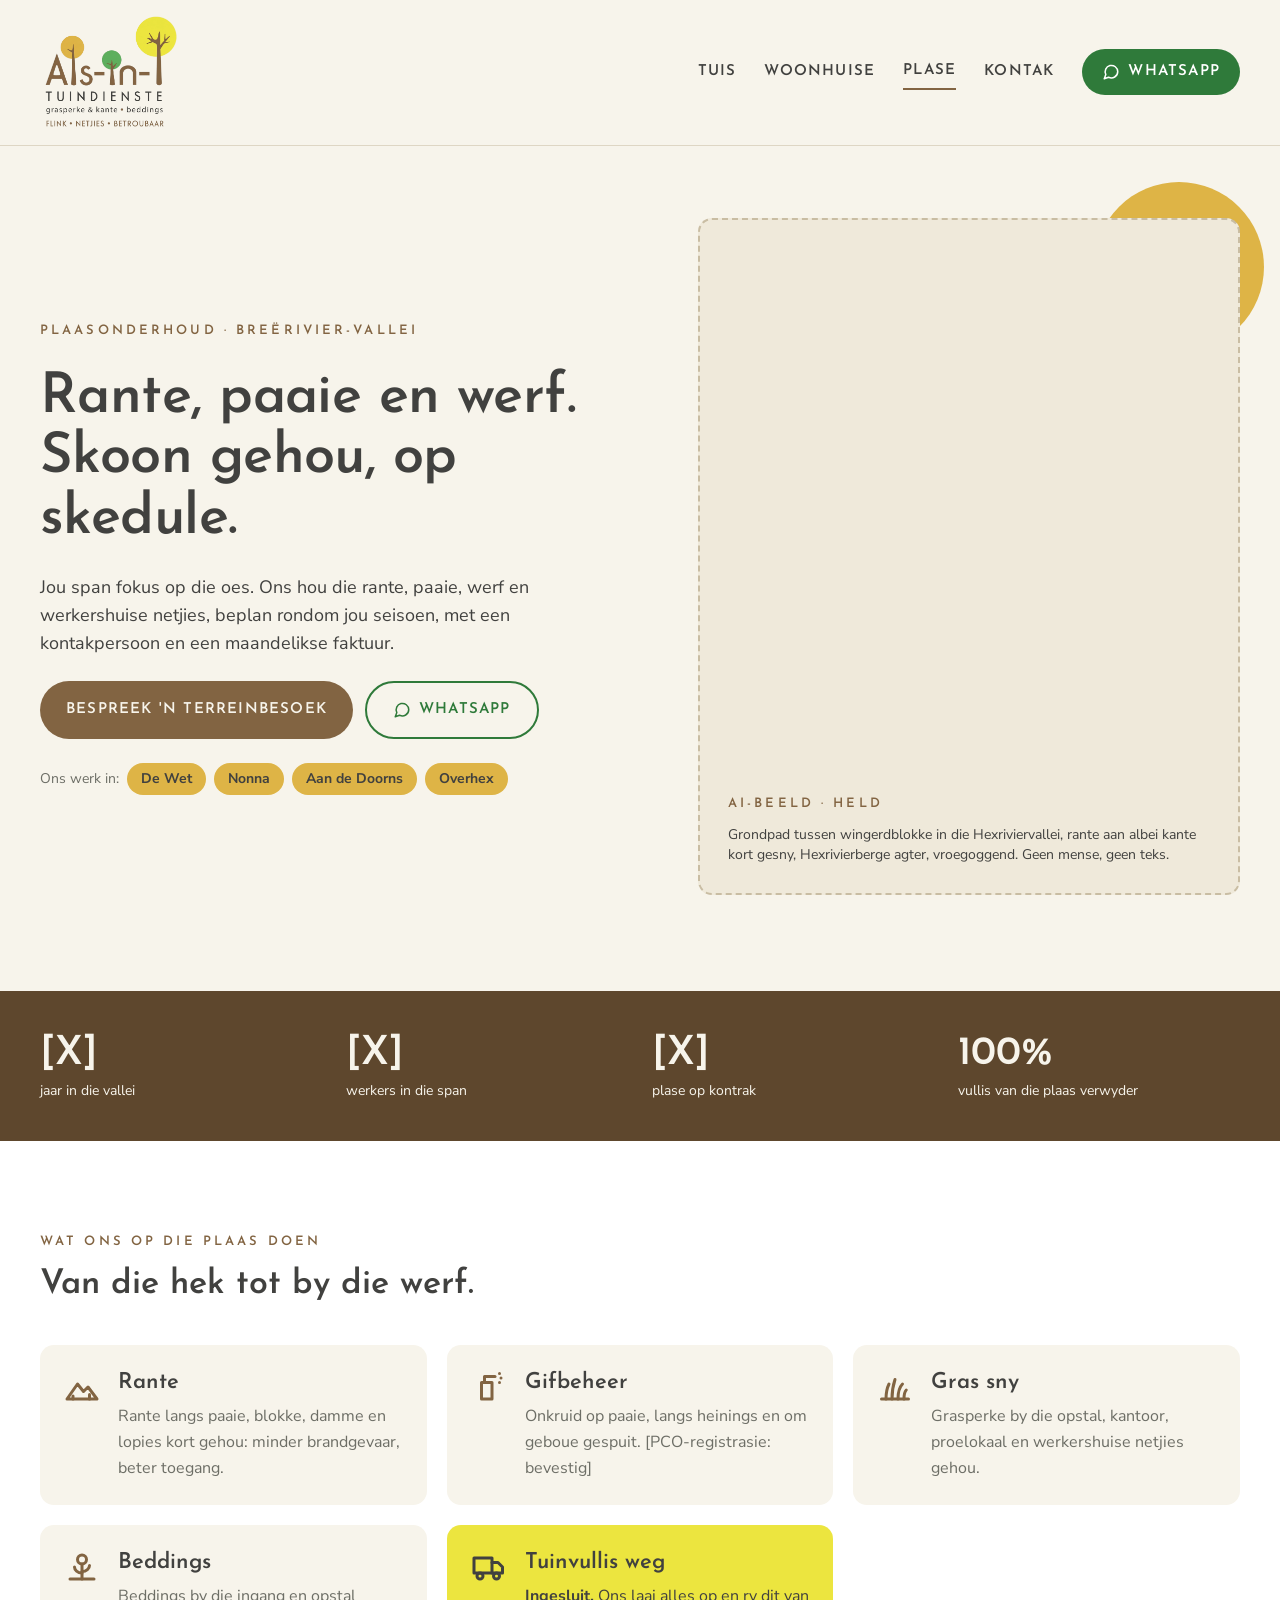
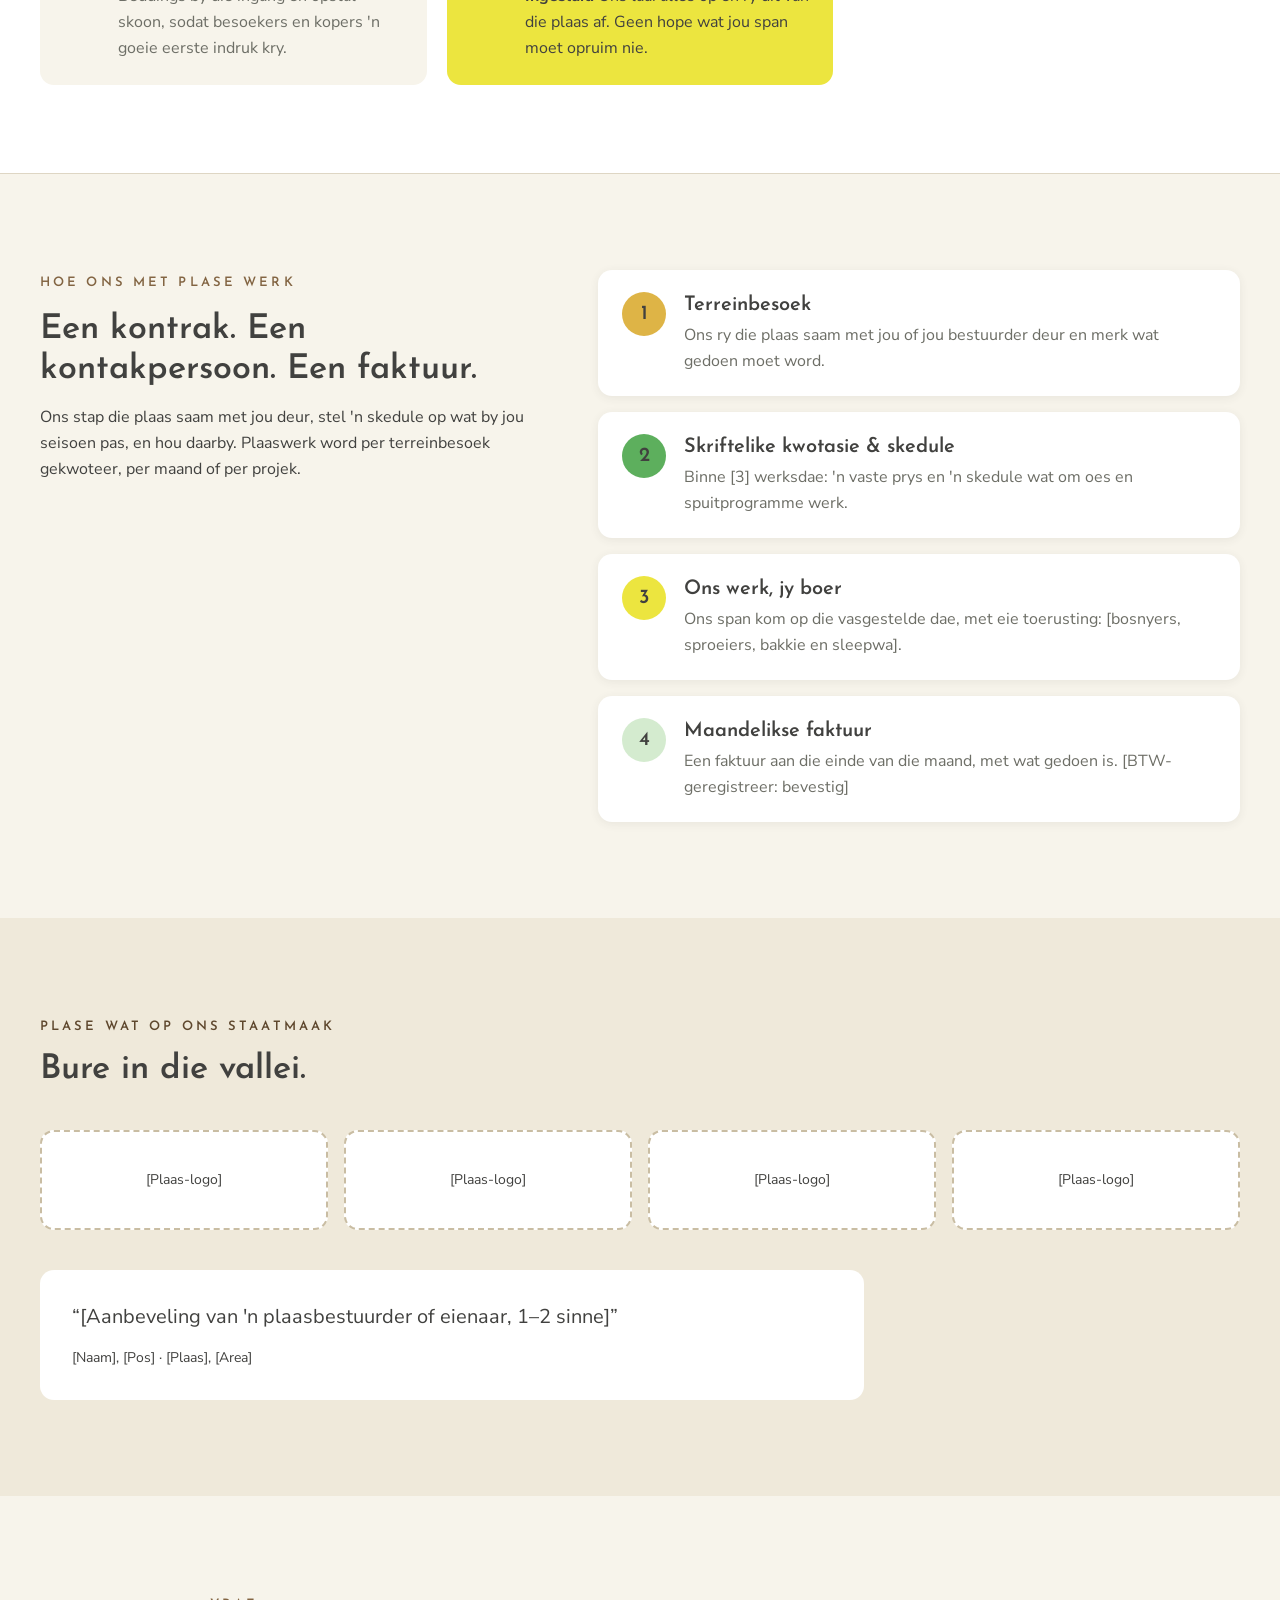
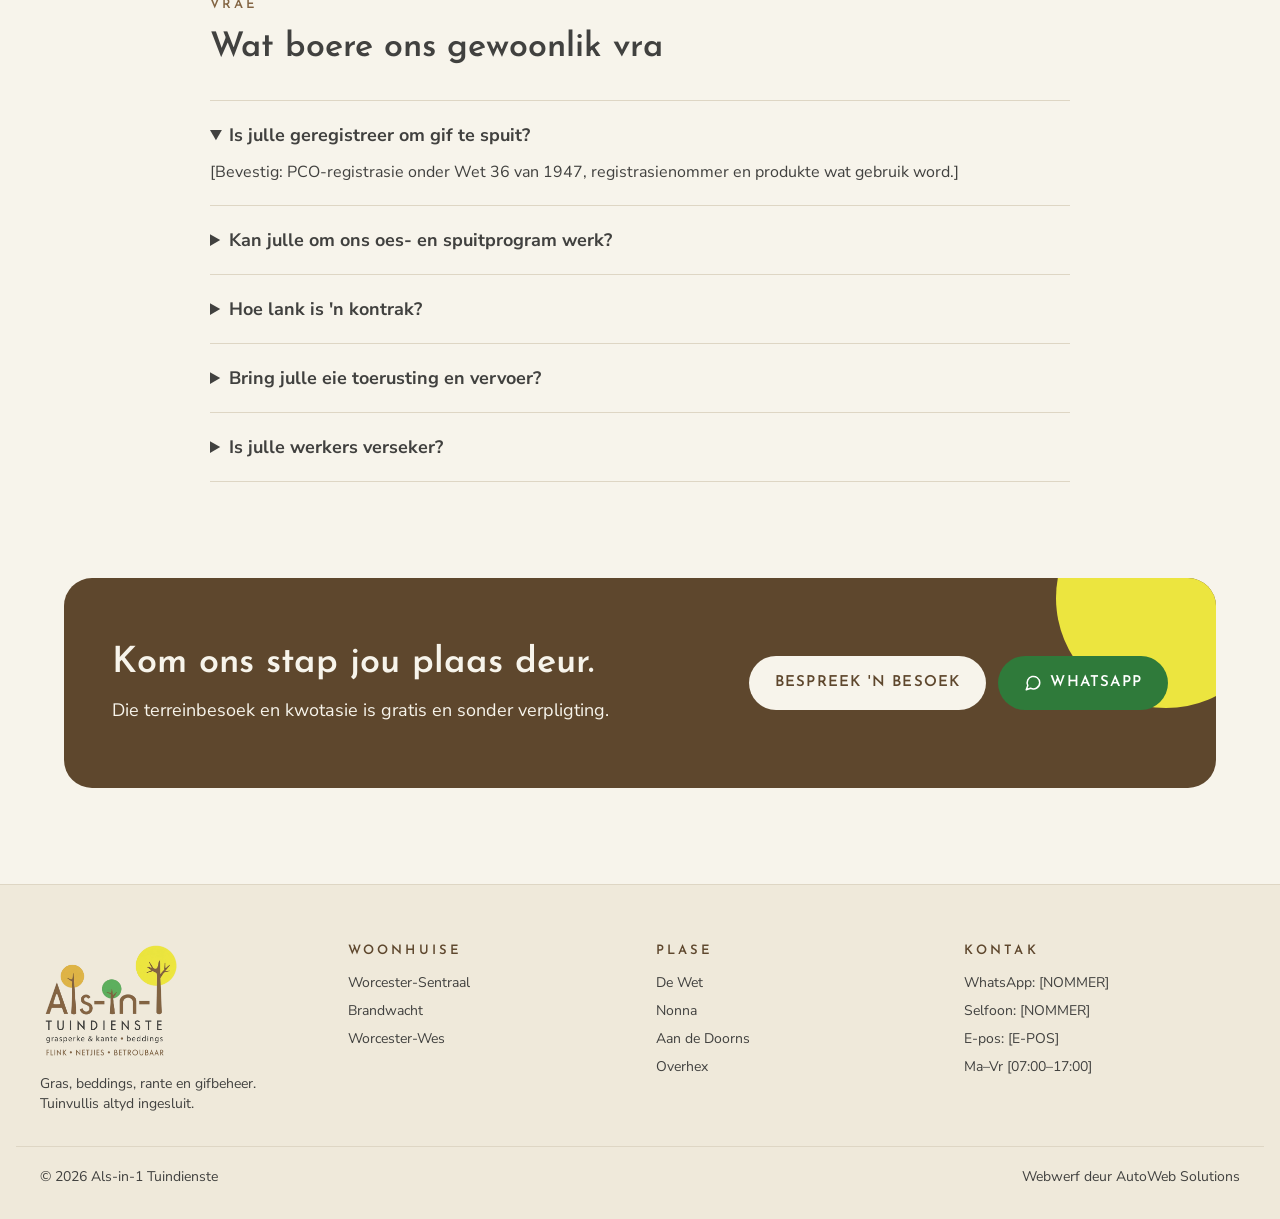
<file: reference/mockups-static/plase.html>
<!doctype html>
<html lang="af">
<head>
<meta charset="utf-8">
<title>Plase — Als-in-1 Tuindienste</title>
<link rel="stylesheet" href="https://fonts.googleapis.com/css2?family=Josefin+Sans:wght@600&amp;family=Nunito+Sans:wght@400;700&amp;display=swap">
<style>
body{margin:0;background:#f7f4eb}
a{color:#826442}a:hover{color:#5e472d}
summary{cursor:pointer}
</style>
</head>
<body>
<div style="background: #f7f4eb; color: #41413f; font-family: 'Nunito Sans', 'Segoe UI', sans-serif; font-size: 16px; line-height: 26px">

<header style="background: #f7f4eb; border-bottom: 1px solid #ded6c4">
  <div style="max-width: 1200px; margin: 0 auto; padding: 12px 24px; display: flex; flex-wrap: wrap; align-items: center; justify-content: space-between; gap: 16px">
    <a href="index.html" style="display: block"><img src="../../assets/logo/als-in-1-logo.png" alt="Als-in-1 Tuindienste" style="width: 140px; height: auto; display: block"></a>
    <nav aria-label="Hoofmenu" style="display: flex; flex-wrap: wrap; align-items: center; gap: 28px; font-family: 'Josefin Sans', Futura, sans-serif; font-weight: 600; font-size: 15px; letter-spacing: 0.08em; text-transform: uppercase">
      <a href="index.html" style="color: #41413f; text-decoration: none; padding: 4px 0">Tuis</a>
      <a href="woonhuise.html" style="color: #41413f; text-decoration: none; padding: 4px 0">Woonhuise</a>
      <a href="plase.html" style="color: #41413f; text-decoration: none; border-bottom: 2px solid #826442; padding: 4px 0">Plase</a>
      <a href="kontak.html" style="color: #41413f; text-decoration: none; padding: 4px 0">Kontak</a>
      <a href="https://wa.me/27000000000" style="display: inline-flex; align-items: center; gap: 8px; min-height: 44px; padding: 10px 20px; box-sizing: border-box; border-radius: 999px; background: #2f7a3a; color: #ffffff; text-decoration: none">
        <svg width="18" height="18" viewBox="0 0 24 24" fill="none" stroke="currentColor" stroke-width="2" stroke-linecap="round" stroke-linejoin="round" aria-hidden="true"><path d="M21 11.5a8.4 8.4 0 0 1-12.3 7.4L3 21l2.1-5.6A8.4 8.4 0 1 1 21 11.5z"></path></svg>
        WhatsApp
      </a>
    </nav>
  </div>
</header>

<section style="max-width: 1200px; margin: 0 auto; padding: 72px 24px 96px; display: flex; flex-wrap: wrap; align-items: center; gap: 56px">
  <div style="flex: 1 1 480px; min-width: 0; display: flex; flex-direction: column; gap: 24px">
    <p style="margin: 0; font-family: 'Josefin Sans', Futura, sans-serif; font-weight: 600; font-size: 13px; letter-spacing: 0.24em; text-transform: uppercase; color: #826442">Plaasonderhoud · Breërivier-vallei</p>
    <h1 style="margin: 0; font-family: 'Josefin Sans', Futura, sans-serif; font-weight: 600; font-size: clamp(38px, 4.6vw, 56px); line-height: 1.08; letter-spacing: -0.01em">Rante, paaie en werf. Skoon gehou, op skedule.</h1>
    <p style="margin: 0; font-size: 18px; line-height: 28px; max-width: 560px">Jou span fokus op die oes. Ons hou die rante, paaie, werf en werkershuise netjies, beplan rondom jou seisoen, met een kontakpersoon en een maandelikse faktuur.</p>
    <div style="display: flex; flex-wrap: wrap; gap: 12px">
      <a href="kontak.html" style="display: inline-flex; align-items: center; min-height: 48px; padding: 14px 26px; box-sizing: border-box; border-radius: 999px; background: #826442; color: #f7f4eb; font-family: 'Josefin Sans', Futura, sans-serif; font-weight: 600; font-size: 15px; letter-spacing: 0.08em; text-transform: uppercase; text-decoration: none">Bespreek 'n terreinbesoek</a>
      <a href="https://wa.me/27000000000" style="display: inline-flex; align-items: center; gap: 8px; min-height: 48px; padding: 14px 26px; box-sizing: border-box; border-radius: 999px; border: 2px solid #2f7a3a; color: #2f7a3a; font-family: 'Josefin Sans', Futura, sans-serif; font-weight: 600; font-size: 15px; letter-spacing: 0.08em; text-transform: uppercase; text-decoration: none">
        <svg width="18" height="18" viewBox="0 0 24 24" fill="none" stroke="currentColor" stroke-width="2" stroke-linecap="round" stroke-linejoin="round" aria-hidden="true"><path d="M21 11.5a8.4 8.4 0 0 1-12.3 7.4L3 21l2.1-5.6A8.4 8.4 0 1 1 21 11.5z"></path></svg>
        WhatsApp
      </a>
    </div>
    <div style="display: flex; flex-wrap: wrap; align-items: center; gap: 8px; font-size: 14px; line-height: 20px">
      <span style="color: #6d6e66">Ons werk in:</span>
      <span style="padding: 6px 14px; border-radius: 999px; background: #deb446; font-weight: 700">De Wet</span>
      <span style="padding: 6px 14px; border-radius: 999px; background: #deb446; font-weight: 700">Nonna</span>
      <span style="padding: 6px 14px; border-radius: 999px; background: #deb446; font-weight: 700">Aan de Doorns</span>
      <span style="padding: 6px 14px; border-radius: 999px; background: #deb446; font-weight: 700">Overhex</span>
    </div>
  </div>
  <div style="flex: 1 1 420px; min-width: 0; position: relative">
    <div aria-hidden="true" style="position: absolute; width: 170px; height: 170px; border-radius: 999px; background: #deb446; right: -24px; top: -36px"></div>
    <div style="position: relative; aspect-ratio: 4 / 5; border-radius: 14px; background: #efe9da; border: 2px dashed #c9bda3; display: flex; flex-direction: column; justify-content: flex-end; gap: 8px; padding: 28px; box-sizing: border-box">
      <span style="font-family: 'Josefin Sans', Futura, sans-serif; font-weight: 600; font-size: 13px; letter-spacing: 0.24em; text-transform: uppercase; color: #826442">AI-beeld · held</span>
      <span style="font-size: 14px; line-height: 20px">Grondpad tussen wingerdblokke in die Hexriviervallei, rante aan albei kante kort gesny, Hexrivierberge agter, vroegoggend. Geen mense, geen teks.</span>
    </div>
  </div>
</section>

<section style="background: #5e472d">
  <div style="max-width: 1200px; margin: 0 auto; padding: 40px 24px; display: grid; grid-template-columns: repeat(auto-fit, minmax(200px, 1fr)); gap: 24px; color: #f7f4eb">
    <div style="display: flex; flex-direction: column; gap: 4px"><span style="font-family: 'Josefin Sans', Futura, sans-serif; font-weight: 600; font-size: 40px; line-height: 46px">[X]</span><span style="font-size: 14px; line-height: 20px">jaar in die vallei</span></div>
    <div style="display: flex; flex-direction: column; gap: 4px"><span style="font-family: 'Josefin Sans', Futura, sans-serif; font-weight: 600; font-size: 40px; line-height: 46px">[X]</span><span style="font-size: 14px; line-height: 20px">werkers in die span</span></div>
    <div style="display: flex; flex-direction: column; gap: 4px"><span style="font-family: 'Josefin Sans', Futura, sans-serif; font-weight: 600; font-size: 40px; line-height: 46px">[X]</span><span style="font-size: 14px; line-height: 20px">plase op kontrak</span></div>
    <div style="display: flex; flex-direction: column; gap: 4px"><span style="font-family: 'Josefin Sans', Futura, sans-serif; font-weight: 600; font-size: 40px; line-height: 46px">100%</span><span style="font-size: 14px; line-height: 20px">vullis van die plaas verwyder</span></div>
  </div>
</section>

<section style="background: #ffffff; border-bottom: 1px solid #ded6c4">
  <div style="max-width: 1200px; margin: 0 auto; padding: 88px 24px; display: flex; flex-direction: column; gap: 40px">
    <div style="display: flex; flex-direction: column; gap: 10px; max-width: 640px">
      <p style="margin: 0; font-family: 'Josefin Sans', Futura, sans-serif; font-weight: 600; font-size: 13px; letter-spacing: 0.24em; text-transform: uppercase; color: #826442">Wat ons op die plaas doen</p>
      <h2 style="margin: 0; font-family: 'Josefin Sans', Futura, sans-serif; font-weight: 600; font-size: 34px; line-height: 40px">Van die hek tot by die werf.</h2>
    </div>
    <div style="display: grid; grid-template-columns: repeat(auto-fit, minmax(320px, 1fr)); gap: 20px">
      <div style="display: flex; gap: 18px; padding: 24px; border-radius: 14px; background: #f7f4eb">
        <svg width="36" height="36" viewBox="0 0 24 24" fill="none" stroke="#826442" stroke-width="2" stroke-linecap="round" stroke-linejoin="round" aria-hidden="true" style="flex-shrink: 0"><path d="M2 20l7-10 4 5 3-3 6 8z"></path><path d="M6 20v-2"></path><path d="M17 20v-3"></path></svg>
        <div style="display: flex; flex-direction: column; gap: 6px"><h3 style="margin: 0; font-family: 'Josefin Sans', Futura, sans-serif; font-weight: 600; font-size: 22px; line-height: 28px">Rante</h3><p style="margin: 0; color: #6d6e66">Rante langs paaie, blokke, damme en lopies kort gehou: minder brandgevaar, beter toegang.</p></div>
      </div>
      <div style="display: flex; gap: 18px; padding: 24px; border-radius: 14px; background: #f7f4eb">
        <svg width="36" height="36" viewBox="0 0 24 24" fill="none" stroke="#826442" stroke-width="2" stroke-linecap="round" stroke-linejoin="round" aria-hidden="true" style="flex-shrink: 0"><path d="M7 9h7v11H7z"></path><path d="M9 9V5h4"></path><path d="M13 5h3"></path><path d="M19 3v.01"></path><path d="M20 6v.01"></path><path d="M19 9v.01"></path></svg>
        <div style="display: flex; flex-direction: column; gap: 6px"><h3 style="margin: 0; font-family: 'Josefin Sans', Futura, sans-serif; font-weight: 600; font-size: 22px; line-height: 28px">Gifbeheer</h3><p style="margin: 0; color: #6d6e66">Onkruid op paaie, langs heinings en om geboue gespuit. [PCO-registrasie: bevestig]</p></div>
      </div>
      <div style="display: flex; gap: 18px; padding: 24px; border-radius: 14px; background: #f7f4eb">
        <svg width="36" height="36" viewBox="0 0 24 24" fill="none" stroke="#826442" stroke-width="2" stroke-linecap="round" stroke-linejoin="round" aria-hidden="true" style="flex-shrink: 0"><path d="M3 20h18"></path><path d="M6 20c0-5 1-8 2-10"></path><path d="M10 20c0-6 1-10 2-13"></path><path d="M14 20c0-5 1-8 3-10"></path><path d="M18 20c0-3 .5-5 1.5-6"></path></svg>
        <div style="display: flex; flex-direction: column; gap: 6px"><h3 style="margin: 0; font-family: 'Josefin Sans', Futura, sans-serif; font-weight: 600; font-size: 22px; line-height: 28px">Gras sny</h3><p style="margin: 0; color: #6d6e66">Grasperke by die opstal, kantoor, proelokaal en werkershuise netjies gehou.</p></div>
      </div>
      <div style="display: flex; gap: 18px; padding: 24px; border-radius: 14px; background: #f7f4eb">
        <svg width="36" height="36" viewBox="0 0 24 24" fill="none" stroke="#826442" stroke-width="2" stroke-linecap="round" stroke-linejoin="round" aria-hidden="true" style="flex-shrink: 0"><circle cx="12" cy="7" r="3"></circle><path d="M12 10v10"></path><path d="M12 16c-3 0-5-2-5-4"></path><path d="M12 15c3 0 5-2 5-4"></path><path d="M4 20h16"></path></svg>
        <div style="display: flex; flex-direction: column; gap: 6px"><h3 style="margin: 0; font-family: 'Josefin Sans', Futura, sans-serif; font-weight: 600; font-size: 22px; line-height: 28px">Beddings</h3><p style="margin: 0; color: #6d6e66">Beddings by die ingang en opstal skoon, sodat besoekers en kopers 'n goeie eerste indruk kry.</p></div>
      </div>
      <div style="display: flex; gap: 18px; padding: 24px; border-radius: 14px; background: #ece53f">
        <svg width="36" height="36" viewBox="0 0 24 24" fill="none" stroke="#41413f" stroke-width="2" stroke-linecap="round" stroke-linejoin="round" aria-hidden="true" style="flex-shrink: 0"><path d="M2 6h12v10H2z"></path><path d="M14 9h4l3 3v4h-7"></path><circle cx="6" cy="18" r="2"></circle><circle cx="17" cy="18" r="2"></circle></svg>
        <div style="display: flex; flex-direction: column; gap: 6px"><h3 style="margin: 0; font-family: 'Josefin Sans', Futura, sans-serif; font-weight: 600; font-size: 22px; line-height: 28px">Tuinvullis weg</h3><p style="margin: 0"><strong>Ingesluit.</strong> Ons laai alles op en ry dit van die plaas af. Geen hope wat jou span moet opruim nie.</p></div>
      </div>
    </div>
  </div>
</section>

<section style="max-width: 1200px; margin: 0 auto; padding: 96px 24px; display: flex; flex-wrap: wrap; gap: 56px; align-items: flex-start">
  <div style="flex: 1 1 380px; min-width: 0; display: flex; flex-direction: column; gap: 14px">
    <p style="margin: 0; font-family: 'Josefin Sans', Futura, sans-serif; font-weight: 600; font-size: 13px; letter-spacing: 0.24em; text-transform: uppercase; color: #826442">Hoe ons met plase werk</p>
    <h2 style="margin: 0; font-family: 'Josefin Sans', Futura, sans-serif; font-weight: 600; font-size: 34px; line-height: 40px">Een kontrak. Een kontakpersoon. Een faktuur.</h2>
    <p style="margin: 0">Ons stap die plaas saam met jou deur, stel 'n skedule op wat by jou seisoen pas, en hou daarby. Plaaswerk word per terreinbesoek gekwoteer, per maand of per projek.</p>
  </div>
  <ol style="flex: 1 1 520px; min-width: 0; margin: 0; padding: 0; list-style: none; display: flex; flex-direction: column; gap: 16px">
    <li style="display: flex; gap: 18px; padding: 22px 24px; border-radius: 14px; background: #ffffff; box-shadow: 0 2px 10px rgba(65,65,63,0.08)">
      <span style="flex-shrink: 0; width: 44px; height: 44px; border-radius: 999px; background: #deb446; display: flex; align-items: center; justify-content: center; font-family: 'Josefin Sans', Futura, sans-serif; font-weight: 600; font-size: 20px">1</span>
      <div><h3 style="margin: 0 0 4px; font-family: 'Josefin Sans', Futura, sans-serif; font-weight: 600; font-size: 20px; line-height: 26px">Terreinbesoek</h3><p style="margin: 0; color: #6d6e66">Ons ry die plaas saam met jou of jou bestuurder deur en merk wat gedoen moet word.</p></div>
    </li>
    <li style="display: flex; gap: 18px; padding: 22px 24px; border-radius: 14px; background: #ffffff; box-shadow: 0 2px 10px rgba(65,65,63,0.08)">
      <span style="flex-shrink: 0; width: 44px; height: 44px; border-radius: 999px; background: #5daf5d; display: flex; align-items: center; justify-content: center; font-family: 'Josefin Sans', Futura, sans-serif; font-weight: 600; font-size: 20px">2</span>
      <div><h3 style="margin: 0 0 4px; font-family: 'Josefin Sans', Futura, sans-serif; font-weight: 600; font-size: 20px; line-height: 26px">Skriftelike kwotasie &amp; skedule</h3><p style="margin: 0; color: #6d6e66">Binne [3] werksdae: 'n vaste prys en 'n skedule wat om oes en spuitprogramme werk.</p></div>
    </li>
    <li style="display: flex; gap: 18px; padding: 22px 24px; border-radius: 14px; background: #ffffff; box-shadow: 0 2px 10px rgba(65,65,63,0.08)">
      <span style="flex-shrink: 0; width: 44px; height: 44px; border-radius: 999px; background: #ece53f; display: flex; align-items: center; justify-content: center; font-family: 'Josefin Sans', Futura, sans-serif; font-weight: 600; font-size: 20px">3</span>
      <div><h3 style="margin: 0 0 4px; font-family: 'Josefin Sans', Futura, sans-serif; font-weight: 600; font-size: 20px; line-height: 26px">Ons werk, jy boer</h3><p style="margin: 0; color: #6d6e66">Ons span kom op die vasgestelde dae, met eie toerusting: [bosnyers, sproeiers, bakkie en sleepwa].</p></div>
    </li>
    <li style="display: flex; gap: 18px; padding: 22px 24px; border-radius: 14px; background: #ffffff; box-shadow: 0 2px 10px rgba(65,65,63,0.08)">
      <span style="flex-shrink: 0; width: 44px; height: 44px; border-radius: 999px; background: #d4ebcf; display: flex; align-items: center; justify-content: center; font-family: 'Josefin Sans', Futura, sans-serif; font-weight: 600; font-size: 20px">4</span>
      <div><h3 style="margin: 0 0 4px; font-family: 'Josefin Sans', Futura, sans-serif; font-weight: 600; font-size: 20px; line-height: 26px">Maandelikse faktuur</h3><p style="margin: 0; color: #6d6e66">Een faktuur aan die einde van die maand, met wat gedoen is. [BTW-geregistreer: bevestig]</p></div>
    </li>
  </ol>
</section>

<section style="background: #efe9da">
  <div style="max-width: 1200px; margin: 0 auto; padding: 96px 24px; display: flex; flex-direction: column; gap: 40px">
    <div style="display: flex; flex-direction: column; gap: 10px; max-width: 640px">
      <p style="margin: 0; font-family: 'Josefin Sans', Futura, sans-serif; font-weight: 600; font-size: 13px; letter-spacing: 0.24em; text-transform: uppercase; color: #5e472d">Plase wat op ons staatmaak</p>
      <h2 style="margin: 0; font-family: 'Josefin Sans', Futura, sans-serif; font-weight: 600; font-size: 34px; line-height: 40px">Bure in die vallei.</h2>
    </div>
    <div style="display: grid; grid-template-columns: repeat(auto-fit, minmax(180px, 1fr)); gap: 16px">
      <div style="height: 96px; border-radius: 14px; background: #ffffff; border: 2px dashed #c9bda3; display: flex; align-items: center; justify-content: center; font-size: 14px; line-height: 20px">[Plaas-logo]</div>
      <div style="height: 96px; border-radius: 14px; background: #ffffff; border: 2px dashed #c9bda3; display: flex; align-items: center; justify-content: center; font-size: 14px; line-height: 20px">[Plaas-logo]</div>
      <div style="height: 96px; border-radius: 14px; background: #ffffff; border: 2px dashed #c9bda3; display: flex; align-items: center; justify-content: center; font-size: 14px; line-height: 20px">[Plaas-logo]</div>
      <div style="height: 96px; border-radius: 14px; background: #ffffff; border: 2px dashed #c9bda3; display: flex; align-items: center; justify-content: center; font-size: 14px; line-height: 20px">[Plaas-logo]</div>
    </div>
    <figure style="margin: 0; padding: 32px; border-radius: 14px; background: #ffffff; display: flex; flex-direction: column; gap: 16px; max-width: 760px">
      <blockquote style="margin: 0; font-size: 20px; line-height: 30px">“[Aanbeveling van 'n plaasbestuurder of eienaar, 1–2 sinne]”</blockquote>
      <figcaption style="font-size: 14px; line-height: 20px">[Naam], [Pos] · [Plaas], [Area]</figcaption>
    </figure>
  </div>
</section>

<section style="max-width: 860px; margin: 0 auto; padding: 96px 24px; display: flex; flex-direction: column; gap: 32px">
  <div style="display: flex; flex-direction: column; gap: 10px">
    <p style="margin: 0; font-family: 'Josefin Sans', Futura, sans-serif; font-weight: 600; font-size: 13px; letter-spacing: 0.24em; text-transform: uppercase; color: #826442">Vrae</p>
    <h2 style="margin: 0; font-family: 'Josefin Sans', Futura, sans-serif; font-weight: 600; font-size: 34px; line-height: 40px">Wat boere ons gewoonlik vra</h2>
  </div>
  <div style="display: flex; flex-direction: column; border-top: 1px solid #ded6c4">
    <details open="" style="border-bottom: 1px solid #ded6c4; padding: 20px 0">
      <summary style="font-weight: 700; font-size: 18px; line-height: 28px">Is julle geregistreer om gif te spuit?</summary>
      <p style="margin: 10px 0 0">[Bevestig: PCO-registrasie onder Wet 36 van 1947, registrasienommer en produkte wat gebruik word.]</p>
    </details>
    <details style="border-bottom: 1px solid #ded6c4; padding: 20px 0">
      <summary style="font-weight: 700; font-size: 18px; line-height: 28px">Kan julle om ons oes- en spuitprogram werk?</summary>
      <p style="margin: 10px 0 0">Ja. Die skedule word saam met jou opgestel en ons pas dit aan wanneer die seisoen verander.</p>
    </details>
    <details style="border-bottom: 1px solid #ded6c4; padding: 20px 0">
      <summary style="font-weight: 700; font-size: 18px; line-height: 28px">Hoe lank is 'n kontrak?</summary>
      <p style="margin: 10px 0 0">[Bevestig: maand-tot-maand of 6/12 maande, opseggingstydperk.]</p>
    </details>
    <details style="border-bottom: 1px solid #ded6c4; padding: 20px 0">
      <summary style="font-weight: 700; font-size: 18px; line-height: 28px">Bring julle eie toerusting en vervoer?</summary>
      <p style="margin: 10px 0 0">Ja. [Lys toerusting.] Ons het niks van die plaas nodig nie, behalwe toegang.</p>
    </details>
    <details style="border-bottom: 1px solid #ded6c4; padding: 20px 0">
      <summary style="font-weight: 700; font-size: 18px; line-height: 28px">Is julle werkers verseker?</summary>
      <p style="margin: 10px 0 0">[Bevestig: COIDA-registrasie en openbare aanspreeklikheidsversekering.]</p>
    </details>
  </div>
</section>

<section style="padding: 0 24px 96px">
  <div style="max-width: 1152px; margin: 0 auto; background: #5e472d; border-radius: 28px; padding: 64px 48px; box-sizing: border-box; display: flex; flex-wrap: wrap; align-items: center; justify-content: space-between; gap: 32px; position: relative; overflow: hidden">
    <div aria-hidden="true" style="position: absolute; width: 220px; height: 220px; border-radius: 999px; background: #ece53f; right: -60px; top: -90px"></div>
    <div style="flex: 1 1 420px; min-width: 0; display: flex; flex-direction: column; gap: 12px; position: relative">
      <h2 style="margin: 0; font-family: 'Josefin Sans', Futura, sans-serif; font-weight: 600; font-size: 36px; line-height: 42px; color: #f7f4eb">Kom ons stap jou plaas deur.</h2>
      <p style="margin: 0; font-size: 18px; line-height: 28px; color: #f7f4eb">Die terreinbesoek en kwotasie is gratis en sonder verpligting.</p>
    </div>
    <div style="display: flex; flex-wrap: wrap; gap: 12px; position: relative">
      <a href="kontak.html" style="display: inline-flex; align-items: center; min-height: 48px; padding: 14px 26px; box-sizing: border-box; border-radius: 999px; background: #f7f4eb; color: #5e472d; font-family: 'Josefin Sans', Futura, sans-serif; font-weight: 600; font-size: 15px; letter-spacing: 0.08em; text-transform: uppercase; text-decoration: none">Bespreek 'n besoek</a>
      <a href="https://wa.me/27000000000" style="display: inline-flex; align-items: center; gap: 8px; min-height: 48px; padding: 14px 26px; box-sizing: border-box; border-radius: 999px; background: #2f7a3a; color: #ffffff; font-family: 'Josefin Sans', Futura, sans-serif; font-weight: 600; font-size: 15px; letter-spacing: 0.08em; text-transform: uppercase; text-decoration: none">
        <svg width="18" height="18" viewBox="0 0 24 24" fill="none" stroke="currentColor" stroke-width="2" stroke-linecap="round" stroke-linejoin="round" aria-hidden="true"><path d="M21 11.5a8.4 8.4 0 0 1-12.3 7.4L3 21l2.1-5.6A8.4 8.4 0 1 1 21 11.5z"></path></svg>
        WhatsApp
      </a>
    </div>
  </div>
</section>

<footer style="background: #efe9da; border-top: 1px solid #ded6c4">
  <div style="max-width: 1200px; margin: 0 auto; padding: 56px 24px 32px; display: grid; grid-template-columns: repeat(auto-fit, minmax(200px, 1fr)); gap: 32px">
    <div style="display: flex; flex-direction: column; gap: 12px">
      <img src="../../assets/logo/als-in-1-logo.png" alt="Als-in-1 Tuindienste" style="width: 140px; height: auto; display: block">
      <p style="margin: 0; font-size: 14px; line-height: 20px">Gras, beddings, rante en gifbeheer. Tuinvullis altyd ingesluit.</p>
    </div>
    <div style="display: flex; flex-direction: column; gap: 8px; font-size: 14px; line-height: 20px">
      <p style="margin: 0 0 4px; font-family: 'Josefin Sans', Futura, sans-serif; font-weight: 600; font-size: 13px; letter-spacing: 0.24em; text-transform: uppercase; color: #5e472d">Woonhuise</p>
      <span>Worcester-Sentraal</span><span>Brandwacht</span><span>Worcester-Wes</span>
    </div>
    <div style="display: flex; flex-direction: column; gap: 8px; font-size: 14px; line-height: 20px">
      <p style="margin: 0 0 4px; font-family: 'Josefin Sans', Futura, sans-serif; font-weight: 600; font-size: 13px; letter-spacing: 0.24em; text-transform: uppercase; color: #5e472d">Plase</p>
      <span>De Wet</span><span>Nonna</span><span>Aan de Doorns</span><span>Overhex</span>
    </div>
    <div style="display: flex; flex-direction: column; gap: 8px; font-size: 14px; line-height: 20px">
      <p style="margin: 0 0 4px; font-family: 'Josefin Sans', Futura, sans-serif; font-weight: 600; font-size: 13px; letter-spacing: 0.24em; text-transform: uppercase; color: #5e472d">Kontak</p>
      <span>WhatsApp: [NOMMER]</span><span>Selfoon: [NOMMER]</span><span>E-pos: [E-POS]</span><span>Ma–Vr [07:00–17:00]</span>
    </div>
  </div>
  <div style="max-width: 1200px; margin: 0 auto; padding: 20px 24px 32px; border-top: 1px solid #ded6c4; font-size: 14px; line-height: 20px; display: flex; flex-wrap: wrap; justify-content: space-between; gap: 12px">
    <span>© 2026 Als-in-1 Tuindienste</span>
    <span>Webwerf deur AutoWeb Solutions</span>
  </div>
</footer>

</div>
</body>
</html>
</file>
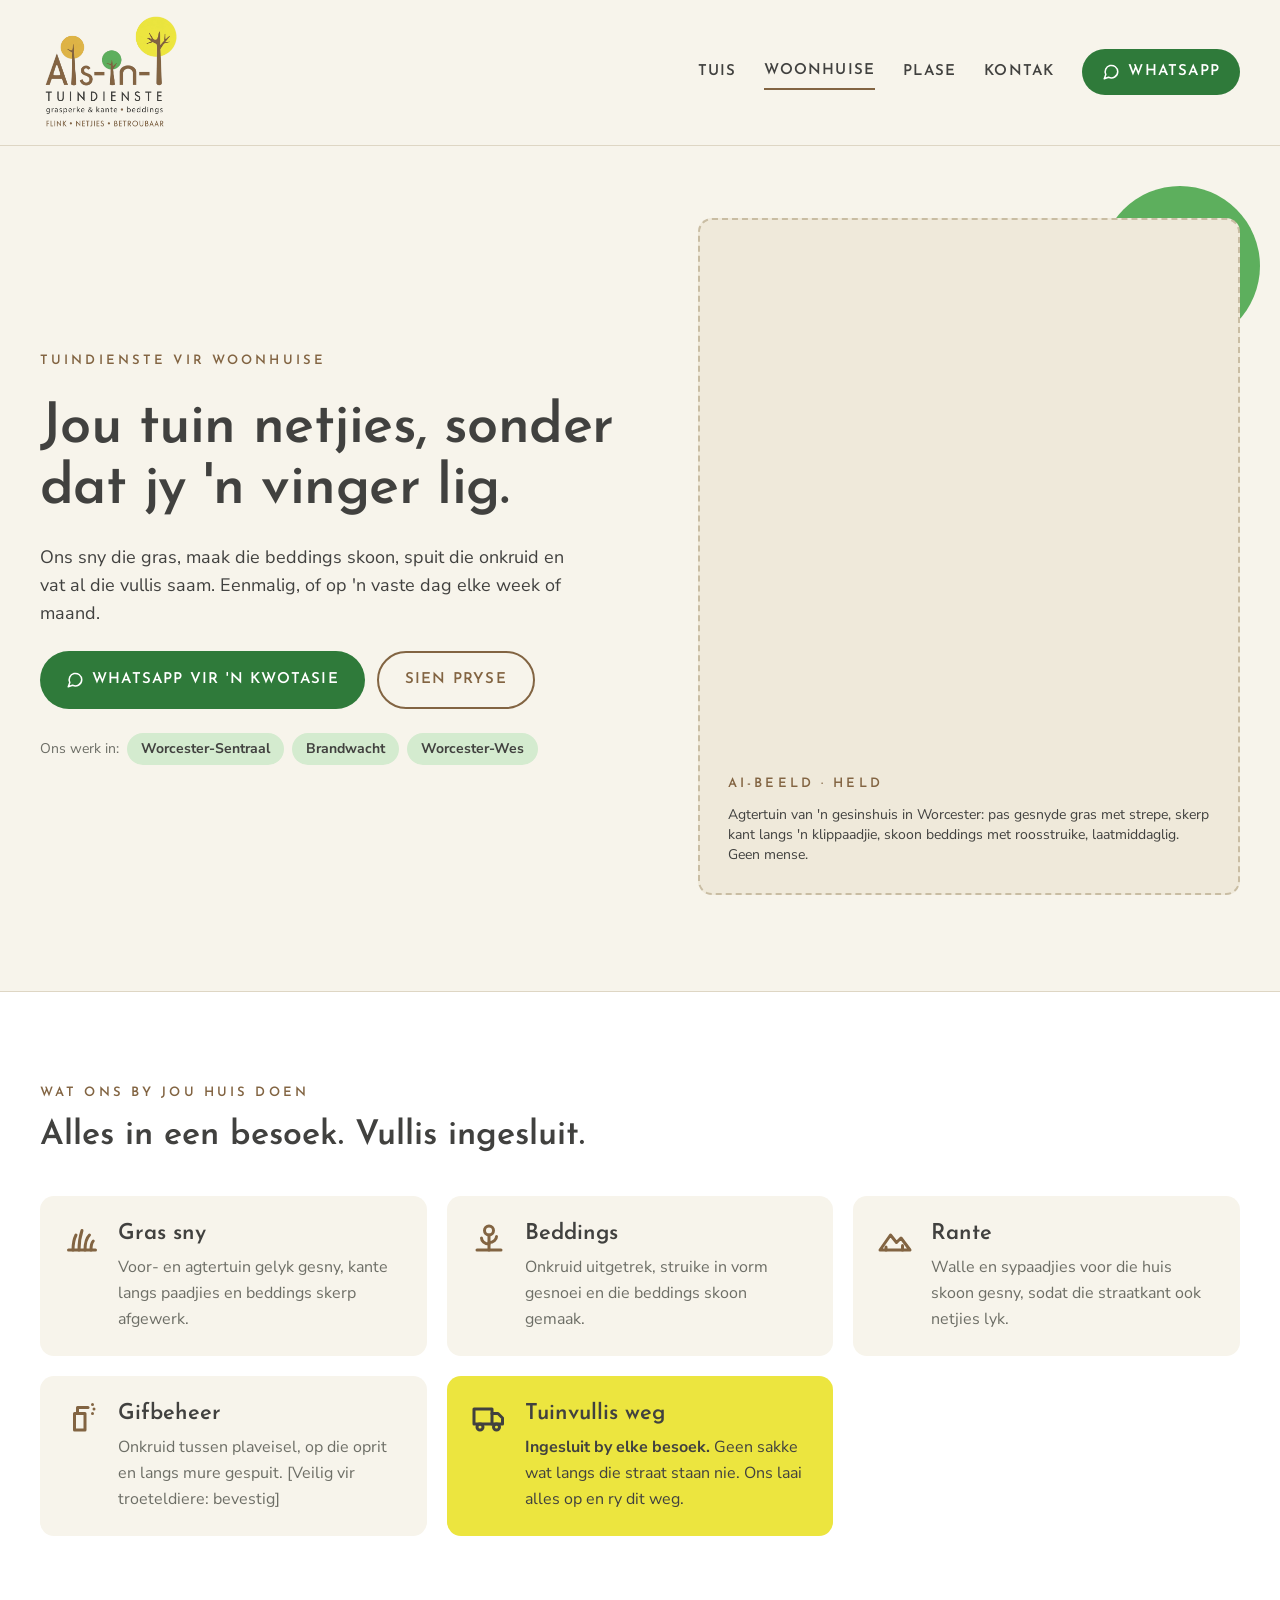
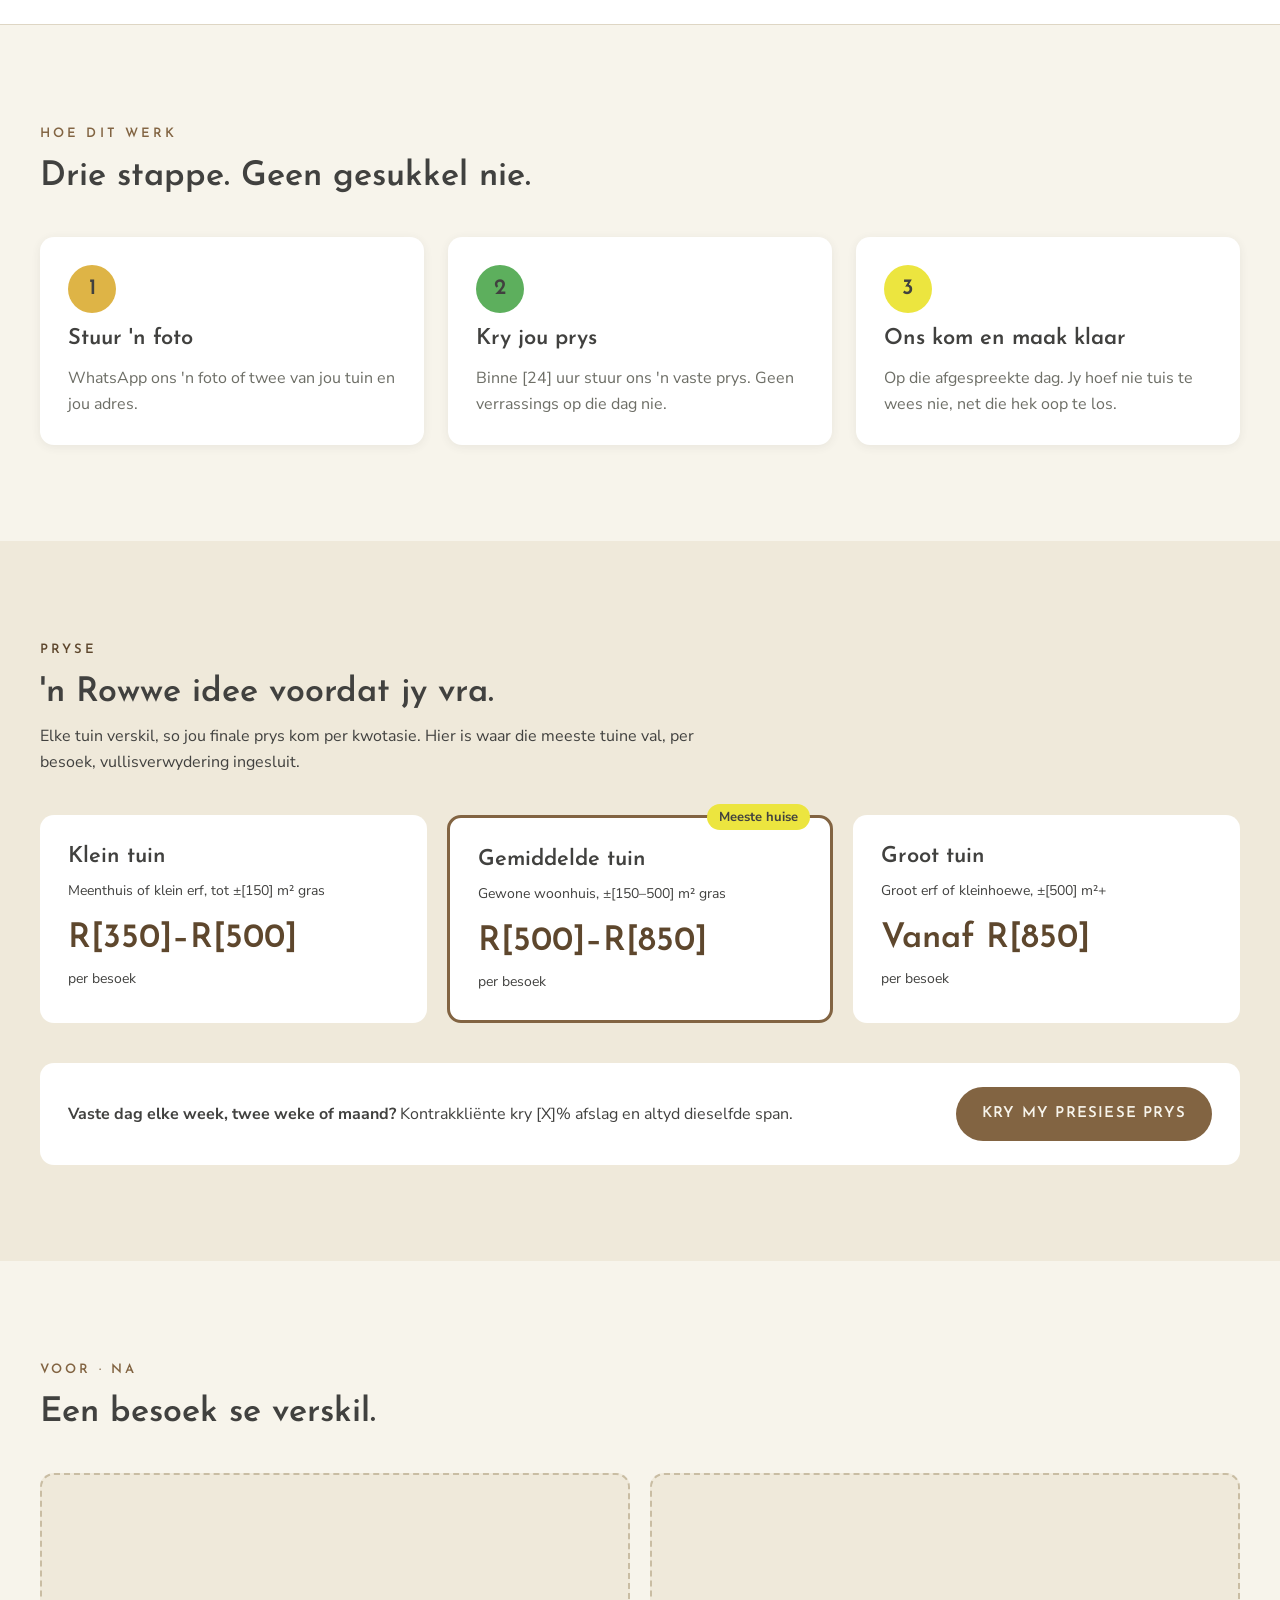
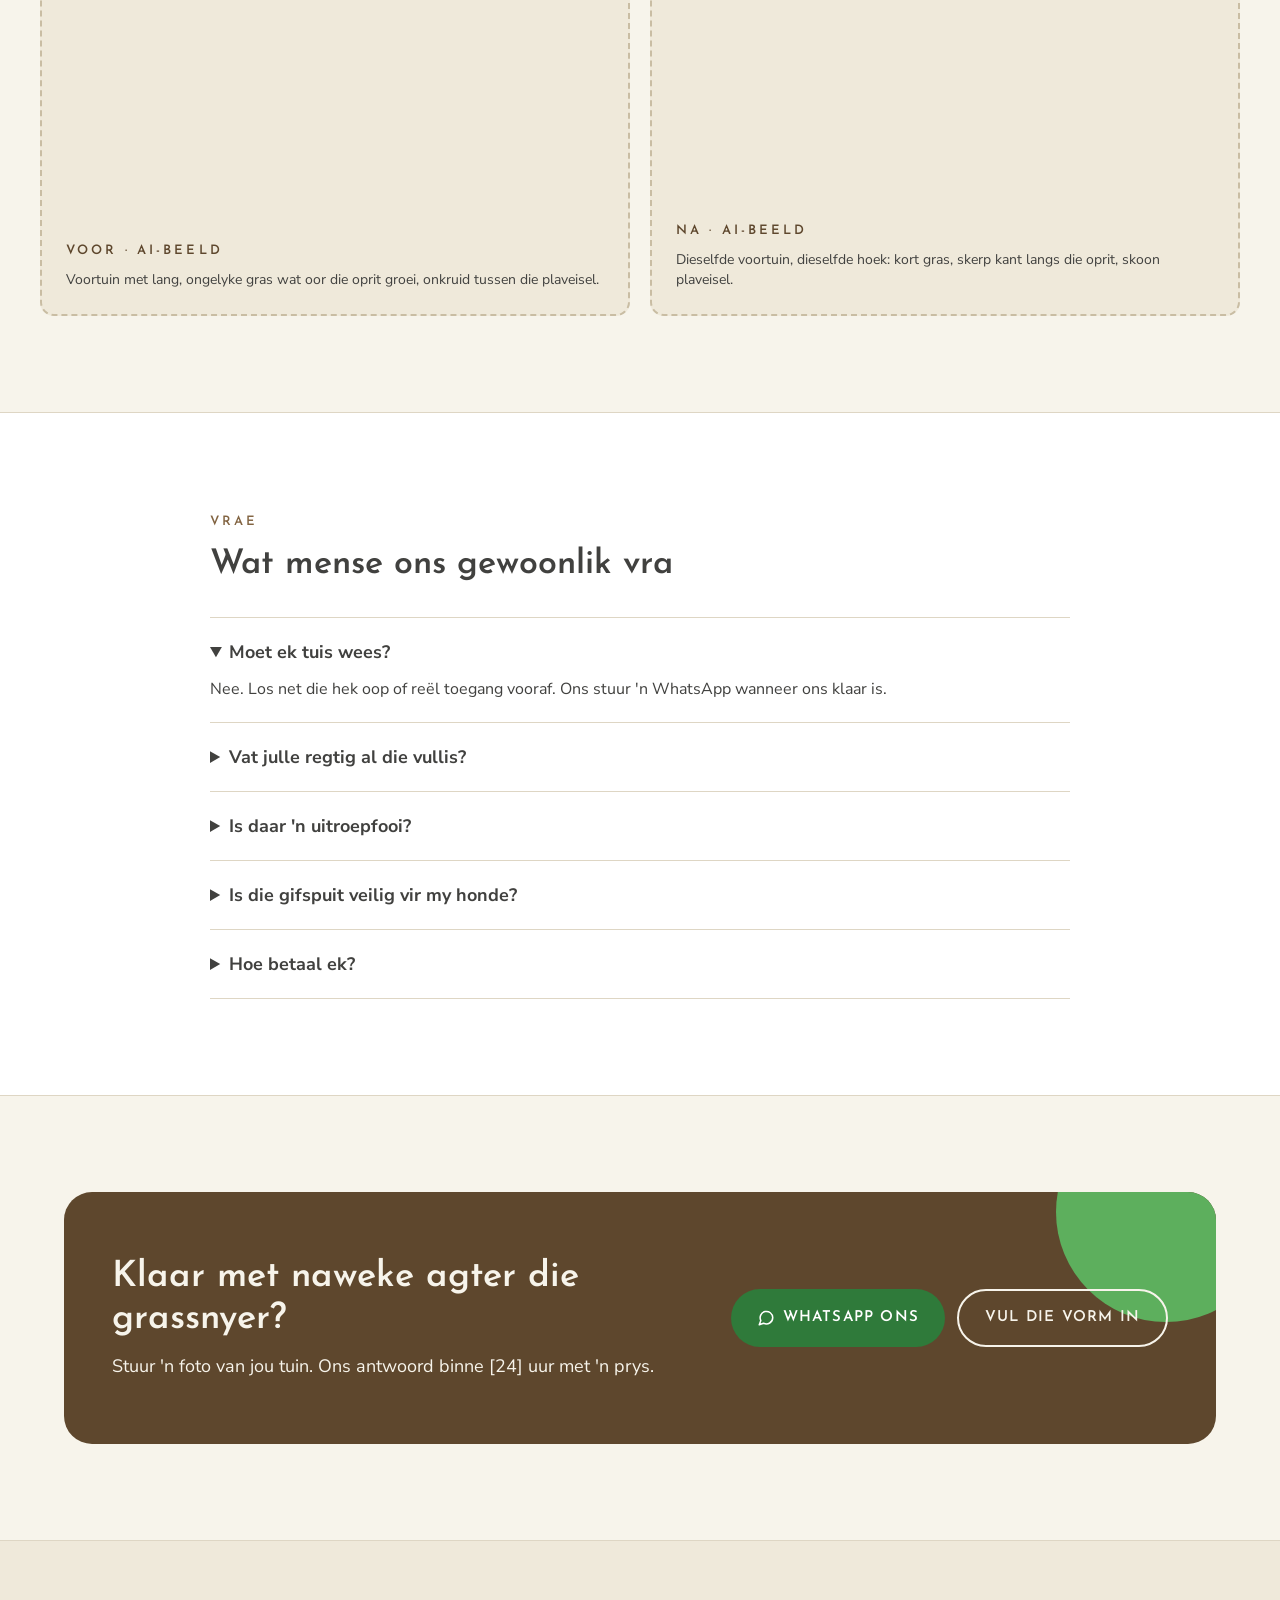
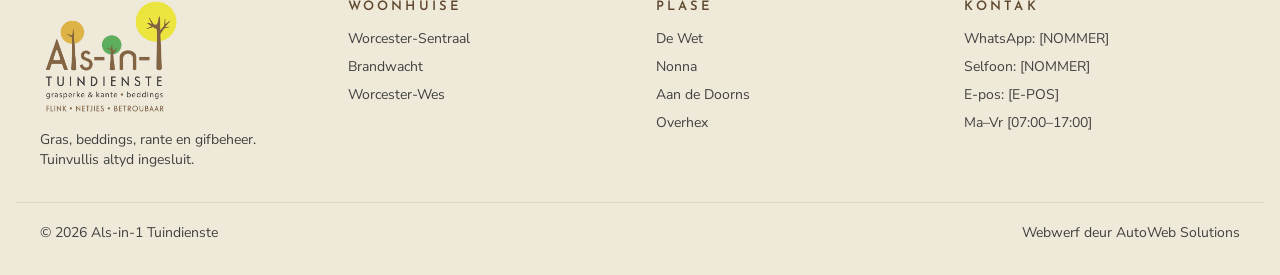
<file: reference/mockups-static/woonhuise.html>
<!doctype html>
<html lang="af">
<head>
<meta charset="utf-8">
<title>Woonhuise — Als-in-1 Tuindienste</title>
<link rel="stylesheet" href="https://fonts.googleapis.com/css2?family=Josefin+Sans:wght@600&amp;family=Nunito+Sans:wght@400;700&amp;display=swap">
<style>
body{margin:0;background:#f7f4eb}
a{color:#826442}a:hover{color:#5e472d}
summary{cursor:pointer}
</style>
</head>
<body>
<div style="background: #f7f4eb; color: #41413f; font-family: 'Nunito Sans', 'Segoe UI', sans-serif; font-size: 16px; line-height: 26px">

<header style="background: #f7f4eb; border-bottom: 1px solid #ded6c4">
  <div style="max-width: 1200px; margin: 0 auto; padding: 12px 24px; display: flex; flex-wrap: wrap; align-items: center; justify-content: space-between; gap: 16px">
    <a href="index.html" style="display: block"><img src="../../assets/logo/als-in-1-logo.png" alt="Als-in-1 Tuindienste" style="width: 140px; height: auto; display: block"></a>
    <nav aria-label="Hoofmenu" style="display: flex; flex-wrap: wrap; align-items: center; gap: 28px; font-family: 'Josefin Sans', Futura, sans-serif; font-weight: 600; font-size: 15px; letter-spacing: 0.08em; text-transform: uppercase">
      <a href="index.html" style="color: #41413f; text-decoration: none; padding: 4px 0">Tuis</a>
      <a href="woonhuise.html" style="color: #41413f; text-decoration: none; border-bottom: 2px solid #826442; padding: 4px 0">Woonhuise</a>
      <a href="plase.html" style="color: #41413f; text-decoration: none; padding: 4px 0">Plase</a>
      <a href="kontak.html" style="color: #41413f; text-decoration: none; padding: 4px 0">Kontak</a>
      <a href="https://wa.me/27000000000" style="display: inline-flex; align-items: center; gap: 8px; min-height: 44px; padding: 10px 20px; box-sizing: border-box; border-radius: 999px; background: #2f7a3a; color: #ffffff; text-decoration: none">
        <svg width="18" height="18" viewBox="0 0 24 24" fill="none" stroke="currentColor" stroke-width="2" stroke-linecap="round" stroke-linejoin="round" aria-hidden="true"><path d="M21 11.5a8.4 8.4 0 0 1-12.3 7.4L3 21l2.1-5.6A8.4 8.4 0 1 1 21 11.5z"></path></svg>
        WhatsApp
      </a>
    </nav>
  </div>
</header>

<section style="max-width: 1200px; margin: 0 auto; padding: 72px 24px 96px; display: flex; flex-wrap: wrap; align-items: center; gap: 56px">
  <div style="flex: 1 1 480px; min-width: 0; display: flex; flex-direction: column; gap: 24px">
    <p style="margin: 0; font-family: 'Josefin Sans', Futura, sans-serif; font-weight: 600; font-size: 13px; letter-spacing: 0.24em; text-transform: uppercase; color: #826442">Tuindienste vir woonhuise</p>
    <h1 style="margin: 0; font-family: 'Josefin Sans', Futura, sans-serif; font-weight: 600; font-size: clamp(38px, 4.6vw, 56px); line-height: 1.08; letter-spacing: -0.01em">Jou tuin netjies, sonder dat jy 'n vinger lig.</h1>
    <p style="margin: 0; font-size: 18px; line-height: 28px; max-width: 540px">Ons sny die gras, maak die beddings skoon, spuit die onkruid en vat al die vullis saam. Eenmalig, of op 'n vaste dag elke week of maand.</p>
    <div style="display: flex; flex-wrap: wrap; gap: 12px">
      <a href="https://wa.me/27000000000" style="display: inline-flex; align-items: center; gap: 8px; min-height: 48px; padding: 14px 26px; box-sizing: border-box; border-radius: 999px; background: #2f7a3a; color: #ffffff; font-family: 'Josefin Sans', Futura, sans-serif; font-weight: 600; font-size: 15px; letter-spacing: 0.08em; text-transform: uppercase; text-decoration: none">
        <svg width="18" height="18" viewBox="0 0 24 24" fill="none" stroke="currentColor" stroke-width="2" stroke-linecap="round" stroke-linejoin="round" aria-hidden="true"><path d="M21 11.5a8.4 8.4 0 0 1-12.3 7.4L3 21l2.1-5.6A8.4 8.4 0 1 1 21 11.5z"></path></svg>
        WhatsApp vir 'n kwotasie
      </a>
      <a href="#pryse" style="display: inline-flex; align-items: center; min-height: 48px; padding: 14px 26px; box-sizing: border-box; border-radius: 999px; border: 2px solid #826442; color: #826442; font-family: 'Josefin Sans', Futura, sans-serif; font-weight: 600; font-size: 15px; letter-spacing: 0.08em; text-transform: uppercase; text-decoration: none">Sien pryse</a>
    </div>
    <div style="display: flex; flex-wrap: wrap; align-items: center; gap: 8px; font-size: 14px; line-height: 20px">
      <span style="color: #6d6e66">Ons werk in:</span>
      <span style="padding: 6px 14px; border-radius: 999px; background: #d4ebcf; font-weight: 700">Worcester-Sentraal</span>
      <span style="padding: 6px 14px; border-radius: 999px; background: #d4ebcf; font-weight: 700">Brandwacht</span>
      <span style="padding: 6px 14px; border-radius: 999px; background: #d4ebcf; font-weight: 700">Worcester-Wes</span>
    </div>
  </div>
  <div style="flex: 1 1 420px; min-width: 0; position: relative">
    <div aria-hidden="true" style="position: absolute; width: 160px; height: 160px; border-radius: 999px; background: #5daf5d; right: -20px; top: -32px"></div>
    <div style="position: relative; aspect-ratio: 4 / 5; border-radius: 14px; background: #efe9da; border: 2px dashed #c9bda3; display: flex; flex-direction: column; justify-content: flex-end; gap: 8px; padding: 28px; box-sizing: border-box">
      <span style="font-family: 'Josefin Sans', Futura, sans-serif; font-weight: 600; font-size: 13px; letter-spacing: 0.24em; text-transform: uppercase; color: #826442">AI-beeld · held</span>
      <span style="font-size: 14px; line-height: 20px">Agtertuin van 'n gesinshuis in Worcester: pas gesnyde gras met strepe, skerp kant langs 'n klippaadjie, skoon beddings met roosstruike, laatmiddaglig. Geen mense.</span>
    </div>
  </div>
</section>

<section style="background: #ffffff; border-top: 1px solid #ded6c4; border-bottom: 1px solid #ded6c4">
  <div style="max-width: 1200px; margin: 0 auto; padding: 88px 24px; display: flex; flex-direction: column; gap: 40px">
    <div style="display: flex; flex-direction: column; gap: 10px; max-width: 640px">
      <p style="margin: 0; font-family: 'Josefin Sans', Futura, sans-serif; font-weight: 600; font-size: 13px; letter-spacing: 0.24em; text-transform: uppercase; color: #826442">Wat ons by jou huis doen</p>
      <h2 style="margin: 0; font-family: 'Josefin Sans', Futura, sans-serif; font-weight: 600; font-size: 34px; line-height: 40px">Alles in een besoek. Vullis ingesluit.</h2>
    </div>
    <div style="display: grid; grid-template-columns: repeat(auto-fit, minmax(320px, 1fr)); gap: 20px">
      <div style="display: flex; gap: 18px; padding: 24px; border-radius: 14px; background: #f7f4eb">
        <svg width="36" height="36" viewBox="0 0 24 24" fill="none" stroke="#826442" stroke-width="2" stroke-linecap="round" stroke-linejoin="round" aria-hidden="true" style="flex-shrink: 0"><path d="M3 20h18"></path><path d="M6 20c0-5 1-8 2-10"></path><path d="M10 20c0-6 1-10 2-13"></path><path d="M14 20c0-5 1-8 3-10"></path><path d="M18 20c0-3 .5-5 1.5-6"></path></svg>
        <div style="display: flex; flex-direction: column; gap: 6px"><h3 style="margin: 0; font-family: 'Josefin Sans', Futura, sans-serif; font-weight: 600; font-size: 22px; line-height: 28px">Gras sny</h3><p style="margin: 0; color: #6d6e66">Voor- en agtertuin gelyk gesny, kante langs paadjies en beddings skerp afgewerk.</p></div>
      </div>
      <div style="display: flex; gap: 18px; padding: 24px; border-radius: 14px; background: #f7f4eb">
        <svg width="36" height="36" viewBox="0 0 24 24" fill="none" stroke="#826442" stroke-width="2" stroke-linecap="round" stroke-linejoin="round" aria-hidden="true" style="flex-shrink: 0"><circle cx="12" cy="7" r="3"></circle><path d="M12 10v10"></path><path d="M12 16c-3 0-5-2-5-4"></path><path d="M12 15c3 0 5-2 5-4"></path><path d="M4 20h16"></path></svg>
        <div style="display: flex; flex-direction: column; gap: 6px"><h3 style="margin: 0; font-family: 'Josefin Sans', Futura, sans-serif; font-weight: 600; font-size: 22px; line-height: 28px">Beddings</h3><p style="margin: 0; color: #6d6e66">Onkruid uitgetrek, struike in vorm gesnoei en die beddings skoon gemaak.</p></div>
      </div>
      <div style="display: flex; gap: 18px; padding: 24px; border-radius: 14px; background: #f7f4eb">
        <svg width="36" height="36" viewBox="0 0 24 24" fill="none" stroke="#826442" stroke-width="2" stroke-linecap="round" stroke-linejoin="round" aria-hidden="true" style="flex-shrink: 0"><path d="M2 20l7-10 4 5 3-3 6 8z"></path><path d="M6 20v-2"></path><path d="M17 20v-3"></path></svg>
        <div style="display: flex; flex-direction: column; gap: 6px"><h3 style="margin: 0; font-family: 'Josefin Sans', Futura, sans-serif; font-weight: 600; font-size: 22px; line-height: 28px">Rante</h3><p style="margin: 0; color: #6d6e66">Walle en sypaadjies voor die huis skoon gesny, sodat die straatkant ook netjies lyk.</p></div>
      </div>
      <div style="display: flex; gap: 18px; padding: 24px; border-radius: 14px; background: #f7f4eb">
        <svg width="36" height="36" viewBox="0 0 24 24" fill="none" stroke="#826442" stroke-width="2" stroke-linecap="round" stroke-linejoin="round" aria-hidden="true" style="flex-shrink: 0"><path d="M7 9h7v11H7z"></path><path d="M9 9V5h4"></path><path d="M13 5h3"></path><path d="M19 3v.01"></path><path d="M20 6v.01"></path><path d="M19 9v.01"></path></svg>
        <div style="display: flex; flex-direction: column; gap: 6px"><h3 style="margin: 0; font-family: 'Josefin Sans', Futura, sans-serif; font-weight: 600; font-size: 22px; line-height: 28px">Gifbeheer</h3><p style="margin: 0; color: #6d6e66">Onkruid tussen plaveisel, op die oprit en langs mure gespuit. [Veilig vir troeteldiere: bevestig]</p></div>
      </div>
      <div style="display: flex; gap: 18px; padding: 24px; border-radius: 14px; background: #ece53f">
        <svg width="36" height="36" viewBox="0 0 24 24" fill="none" stroke="#41413f" stroke-width="2" stroke-linecap="round" stroke-linejoin="round" aria-hidden="true" style="flex-shrink: 0"><path d="M2 6h12v10H2z"></path><path d="M14 9h4l3 3v4h-7"></path><circle cx="6" cy="18" r="2"></circle><circle cx="17" cy="18" r="2"></circle></svg>
        <div style="display: flex; flex-direction: column; gap: 6px"><h3 style="margin: 0; font-family: 'Josefin Sans', Futura, sans-serif; font-weight: 600; font-size: 22px; line-height: 28px">Tuinvullis weg</h3><p style="margin: 0"><strong>Ingesluit by elke besoek.</strong> Geen sakke wat langs die straat staan nie. Ons laai alles op en ry dit weg.</p></div>
      </div>
    </div>
  </div>
</section>

<section style="max-width: 1200px; margin: 0 auto; padding: 96px 24px; display: flex; flex-direction: column; gap: 40px">
  <div style="display: flex; flex-direction: column; gap: 10px; max-width: 640px">
    <p style="margin: 0; font-family: 'Josefin Sans', Futura, sans-serif; font-weight: 600; font-size: 13px; letter-spacing: 0.24em; text-transform: uppercase; color: #826442">Hoe dit werk</p>
    <h2 style="margin: 0; font-family: 'Josefin Sans', Futura, sans-serif; font-weight: 600; font-size: 34px; line-height: 40px">Drie stappe. Geen gesukkel nie.</h2>
  </div>
  <ol style="margin: 0; padding: 0; list-style: none; display: grid; grid-template-columns: repeat(auto-fit, minmax(260px, 1fr)); gap: 24px">
    <li style="display: flex; flex-direction: column; gap: 12px; padding: 28px; border-radius: 14px; background: #ffffff; box-shadow: 0 2px 10px rgba(65,65,63,0.08)">
      <span style="width: 48px; height: 48px; border-radius: 999px; background: #deb446; display: flex; align-items: center; justify-content: center; font-family: 'Josefin Sans', Futura, sans-serif; font-weight: 600; font-size: 22px">1</span>
      <h3 style="margin: 0; font-family: 'Josefin Sans', Futura, sans-serif; font-weight: 600; font-size: 22px; line-height: 28px">Stuur 'n foto</h3>
      <p style="margin: 0; color: #6d6e66">WhatsApp ons 'n foto of twee van jou tuin en jou adres.</p>
    </li>
    <li style="display: flex; flex-direction: column; gap: 12px; padding: 28px; border-radius: 14px; background: #ffffff; box-shadow: 0 2px 10px rgba(65,65,63,0.08)">
      <span style="width: 48px; height: 48px; border-radius: 999px; background: #5daf5d; display: flex; align-items: center; justify-content: center; font-family: 'Josefin Sans', Futura, sans-serif; font-weight: 600; font-size: 22px">2</span>
      <h3 style="margin: 0; font-family: 'Josefin Sans', Futura, sans-serif; font-weight: 600; font-size: 22px; line-height: 28px">Kry jou prys</h3>
      <p style="margin: 0; color: #6d6e66">Binne [24] uur stuur ons 'n vaste prys. Geen verrassings op die dag nie.</p>
    </li>
    <li style="display: flex; flex-direction: column; gap: 12px; padding: 28px; border-radius: 14px; background: #ffffff; box-shadow: 0 2px 10px rgba(65,65,63,0.08)">
      <span style="width: 48px; height: 48px; border-radius: 999px; background: #ece53f; display: flex; align-items: center; justify-content: center; font-family: 'Josefin Sans', Futura, sans-serif; font-weight: 600; font-size: 22px">3</span>
      <h3 style="margin: 0; font-family: 'Josefin Sans', Futura, sans-serif; font-weight: 600; font-size: 22px; line-height: 28px">Ons kom en maak klaar</h3>
      <p style="margin: 0; color: #6d6e66">Op die afgespreekte dag. Jy hoef nie tuis te wees nie, net die hek oop te los.</p>
    </li>
  </ol>
</section>

<section id="pryse" style="background: #efe9da">
  <div style="max-width: 1200px; margin: 0 auto; padding: 96px 24px; display: flex; flex-direction: column; gap: 40px">
    <div style="display: flex; flex-direction: column; gap: 10px; max-width: 680px">
      <p style="margin: 0; font-family: 'Josefin Sans', Futura, sans-serif; font-weight: 600; font-size: 13px; letter-spacing: 0.24em; text-transform: uppercase; color: #5e472d">Pryse</p>
      <h2 style="margin: 0; font-family: 'Josefin Sans', Futura, sans-serif; font-weight: 600; font-size: 34px; line-height: 40px">'n Rowwe idee voordat jy vra.</h2>
      <p style="margin: 0">Elke tuin verskil, so jou finale prys kom per kwotasie. Hier is waar die meeste tuine val, per besoek, vullisverwydering ingesluit.</p>
    </div>
    <div style="display: grid; grid-template-columns: repeat(auto-fit, minmax(260px, 1fr)); gap: 20px">
      <div style="padding: 28px; border-radius: 14px; background: #ffffff; display: flex; flex-direction: column; gap: 10px">
        <h3 style="margin: 0; font-family: 'Josefin Sans', Futura, sans-serif; font-weight: 600; font-size: 22px; line-height: 28px">Klein tuin</h3>
        <p style="margin: 0; font-size: 14px; line-height: 20px">Meenthuis of klein erf, tot ±[150] m² gras</p>
        <p style="margin: 8px 0 0; font-family: 'Josefin Sans', Futura, sans-serif; font-weight: 600; font-size: 34px; line-height: 40px; color: #5e472d">R[350]–R[500]</p>
        <p style="margin: 0; font-size: 14px; line-height: 20px">per besoek</p>
      </div>
      <div style="padding: 28px; border-radius: 14px; background: #ffffff; display: flex; flex-direction: column; gap: 10px; border: 3px solid #826442; position: relative">
        <span style="position: absolute; top: -14px; right: 20px; padding: 4px 12px; border-radius: 999px; background: #ece53f; font-size: 13px; line-height: 18px; font-weight: 700">Meeste huise</span>
        <h3 style="margin: 0; font-family: 'Josefin Sans', Futura, sans-serif; font-weight: 600; font-size: 22px; line-height: 28px">Gemiddelde tuin</h3>
        <p style="margin: 0; font-size: 14px; line-height: 20px">Gewone woonhuis, ±[150–500] m² gras</p>
        <p style="margin: 8px 0 0; font-family: 'Josefin Sans', Futura, sans-serif; font-weight: 600; font-size: 34px; line-height: 40px; color: #5e472d">R[500]–R[850]</p>
        <p style="margin: 0; font-size: 14px; line-height: 20px">per besoek</p>
      </div>
      <div style="padding: 28px; border-radius: 14px; background: #ffffff; display: flex; flex-direction: column; gap: 10px">
        <h3 style="margin: 0; font-family: 'Josefin Sans', Futura, sans-serif; font-weight: 600; font-size: 22px; line-height: 28px">Groot tuin</h3>
        <p style="margin: 0; font-size: 14px; line-height: 20px">Groot erf of kleinhoewe, ±[500] m²+</p>
        <p style="margin: 8px 0 0; font-family: 'Josefin Sans', Futura, sans-serif; font-weight: 600; font-size: 34px; line-height: 40px; color: #5e472d">Vanaf R[850]</p>
        <p style="margin: 0; font-size: 14px; line-height: 20px">per besoek</p>
      </div>
    </div>
    <div style="display: flex; flex-wrap: wrap; align-items: center; justify-content: space-between; gap: 20px; padding: 24px 28px; border-radius: 14px; background: #ffffff">
      <p style="margin: 0; flex: 1 1 420px"><strong>Vaste dag elke week, twee weke of maand?</strong> Kontrakkliënte kry [X]% afslag en altyd dieselfde span.</p>
      <a href="https://wa.me/27000000000" style="display: inline-flex; align-items: center; min-height: 48px; padding: 14px 26px; box-sizing: border-box; border-radius: 999px; background: #826442; color: #f7f4eb; font-family: 'Josefin Sans', Futura, sans-serif; font-weight: 600; font-size: 15px; letter-spacing: 0.08em; text-transform: uppercase; text-decoration: none">Kry my presiese prys</a>
    </div>
  </div>
</section>

<section style="max-width: 1200px; margin: 0 auto; padding: 96px 24px; display: flex; flex-direction: column; gap: 40px">
  <div style="display: flex; flex-direction: column; gap: 10px; max-width: 640px">
    <p style="margin: 0; font-family: 'Josefin Sans', Futura, sans-serif; font-weight: 600; font-size: 13px; letter-spacing: 0.24em; text-transform: uppercase; color: #826442">Voor · Na</p>
    <h2 style="margin: 0; font-family: 'Josefin Sans', Futura, sans-serif; font-weight: 600; font-size: 34px; line-height: 40px">Een besoek se verskil.</h2>
  </div>
  <div style="display: grid; grid-template-columns: repeat(auto-fit, minmax(300px, 1fr)); gap: 20px">
    <div style="aspect-ratio: 4 / 3; border-radius: 14px; background: #efe9da; border: 2px dashed #c9bda3; display: flex; flex-direction: column; justify-content: flex-end; gap: 6px; padding: 24px; box-sizing: border-box">
      <span style="font-family: 'Josefin Sans', Futura, sans-serif; font-weight: 600; font-size: 13px; letter-spacing: 0.24em; text-transform: uppercase; color: #5e472d">Voor · AI-beeld</span>
      <span style="font-size: 14px; line-height: 20px">Voortuin met lang, ongelyke gras wat oor die oprit groei, onkruid tussen die plaveisel.</span>
    </div>
    <div style="aspect-ratio: 4 / 3; border-radius: 14px; background: #efe9da; border: 2px dashed #c9bda3; display: flex; flex-direction: column; justify-content: flex-end; gap: 6px; padding: 24px; box-sizing: border-box">
      <span style="font-family: 'Josefin Sans', Futura, sans-serif; font-weight: 600; font-size: 13px; letter-spacing: 0.24em; text-transform: uppercase; color: #5e472d">Na · AI-beeld</span>
      <span style="font-size: 14px; line-height: 20px">Dieselfde voortuin, dieselfde hoek: kort gras, skerp kant langs die oprit, skoon plaveisel.</span>
    </div>
  </div>
</section>

<section style="background: #ffffff; border-top: 1px solid #ded6c4; border-bottom: 1px solid #ded6c4">
  <div style="max-width: 860px; margin: 0 auto; padding: 96px 24px; display: flex; flex-direction: column; gap: 32px">
    <div style="display: flex; flex-direction: column; gap: 10px">
      <p style="margin: 0; font-family: 'Josefin Sans', Futura, sans-serif; font-weight: 600; font-size: 13px; letter-spacing: 0.24em; text-transform: uppercase; color: #826442">Vrae</p>
      <h2 style="margin: 0; font-family: 'Josefin Sans', Futura, sans-serif; font-weight: 600; font-size: 34px; line-height: 40px">Wat mense ons gewoonlik vra</h2>
    </div>
    <div style="display: flex; flex-direction: column; border-top: 1px solid #ded6c4">
      <details open="" style="border-bottom: 1px solid #ded6c4; padding: 20px 0">
        <summary style="font-weight: 700; font-size: 18px; line-height: 28px">Moet ek tuis wees?</summary>
        <p style="margin: 10px 0 0">Nee. Los net die hek oop of reël toegang vooraf. Ons stuur 'n WhatsApp wanneer ons klaar is.</p>
      </details>
      <details style="border-bottom: 1px solid #ded6c4; padding: 20px 0">
        <summary style="font-weight: 700; font-size: 18px; line-height: 28px">Vat julle regtig al die vullis?</summary>
        <p style="margin: 10px 0 0">Ja. Alles wat ons sny, trek of snoei, laai ons op en ry weg. Dit is by die prys ingesluit.</p>
      </details>
      <details style="border-bottom: 1px solid #ded6c4; padding: 20px 0">
        <summary style="font-weight: 700; font-size: 18px; line-height: 28px">Is daar 'n uitroepfooi?</summary>
        <p style="margin: 10px 0 0">[Bevestig met kliënt.] Kwotasies is gratis.</p>
      </details>
      <details style="border-bottom: 1px solid #ded6c4; padding: 20px 0">
        <summary style="font-weight: 700; font-size: 18px; line-height: 28px">Is die gifspuit veilig vir my honde?</summary>
        <p style="margin: 10px 0 0">[Bevestig met kliënt: produk, wagtyd en of kliënt PCO-geregistreer is.]</p>
      </details>
      <details style="border-bottom: 1px solid #ded6c4; padding: 20px 0">
        <summary style="font-weight: 700; font-size: 18px; line-height: 28px">Hoe betaal ek?</summary>
        <p style="margin: 10px 0 0">[EFT / kontant / kaart: bevestig.] Kontrakkliënte betaal maandeliks.</p>
      </details>
    </div>
  </div>
</section>

<section style="padding: 96px 24px">
  <div style="max-width: 1152px; margin: 0 auto; background: #5e472d; border-radius: 28px; padding: 64px 48px; box-sizing: border-box; display: flex; flex-wrap: wrap; align-items: center; justify-content: space-between; gap: 32px; position: relative; overflow: hidden">
    <div aria-hidden="true" style="position: absolute; width: 220px; height: 220px; border-radius: 999px; background: #5daf5d; right: -60px; top: -90px"></div>
    <div style="flex: 1 1 420px; min-width: 0; display: flex; flex-direction: column; gap: 12px; position: relative">
      <h2 style="margin: 0; font-family: 'Josefin Sans', Futura, sans-serif; font-weight: 600; font-size: 36px; line-height: 42px; color: #f7f4eb">Klaar met naweke agter die grassnyer?</h2>
      <p style="margin: 0; font-size: 18px; line-height: 28px; color: #f7f4eb">Stuur 'n foto van jou tuin. Ons antwoord binne [24] uur met 'n prys.</p>
    </div>
    <div style="display: flex; flex-wrap: wrap; gap: 12px; position: relative">
      <a href="https://wa.me/27000000000" style="display: inline-flex; align-items: center; gap: 8px; min-height: 48px; padding: 14px 26px; box-sizing: border-box; border-radius: 999px; background: #2f7a3a; color: #ffffff; font-family: 'Josefin Sans', Futura, sans-serif; font-weight: 600; font-size: 15px; letter-spacing: 0.08em; text-transform: uppercase; text-decoration: none">
        <svg width="18" height="18" viewBox="0 0 24 24" fill="none" stroke="currentColor" stroke-width="2" stroke-linecap="round" stroke-linejoin="round" aria-hidden="true"><path d="M21 11.5a8.4 8.4 0 0 1-12.3 7.4L3 21l2.1-5.6A8.4 8.4 0 1 1 21 11.5z"></path></svg>
        WhatsApp ons
      </a>
      <a href="kontak.html" style="display: inline-flex; align-items: center; min-height: 48px; padding: 14px 26px; box-sizing: border-box; border-radius: 999px; border: 2px solid #f7f4eb; color: #f7f4eb; font-family: 'Josefin Sans', Futura, sans-serif; font-weight: 600; font-size: 15px; letter-spacing: 0.08em; text-transform: uppercase; text-decoration: none">Vul die vorm in</a>
    </div>
  </div>
</section>

<footer style="background: #efe9da; border-top: 1px solid #ded6c4">
  <div style="max-width: 1200px; margin: 0 auto; padding: 56px 24px 32px; display: grid; grid-template-columns: repeat(auto-fit, minmax(200px, 1fr)); gap: 32px">
    <div style="display: flex; flex-direction: column; gap: 12px">
      <img src="../../assets/logo/als-in-1-logo.png" alt="Als-in-1 Tuindienste" style="width: 140px; height: auto; display: block">
      <p style="margin: 0; font-size: 14px; line-height: 20px">Gras, beddings, rante en gifbeheer. Tuinvullis altyd ingesluit.</p>
    </div>
    <div style="display: flex; flex-direction: column; gap: 8px; font-size: 14px; line-height: 20px">
      <p style="margin: 0 0 4px; font-family: 'Josefin Sans', Futura, sans-serif; font-weight: 600; font-size: 13px; letter-spacing: 0.24em; text-transform: uppercase; color: #5e472d">Woonhuise</p>
      <span>Worcester-Sentraal</span><span>Brandwacht</span><span>Worcester-Wes</span>
    </div>
    <div style="display: flex; flex-direction: column; gap: 8px; font-size: 14px; line-height: 20px">
      <p style="margin: 0 0 4px; font-family: 'Josefin Sans', Futura, sans-serif; font-weight: 600; font-size: 13px; letter-spacing: 0.24em; text-transform: uppercase; color: #5e472d">Plase</p>
      <span>De Wet</span><span>Nonna</span><span>Aan de Doorns</span><span>Overhex</span>
    </div>
    <div style="display: flex; flex-direction: column; gap: 8px; font-size: 14px; line-height: 20px">
      <p style="margin: 0 0 4px; font-family: 'Josefin Sans', Futura, sans-serif; font-weight: 600; font-size: 13px; letter-spacing: 0.24em; text-transform: uppercase; color: #5e472d">Kontak</p>
      <span>WhatsApp: [NOMMER]</span><span>Selfoon: [NOMMER]</span><span>E-pos: [E-POS]</span><span>Ma–Vr [07:00–17:00]</span>
    </div>
  </div>
  <div style="max-width: 1200px; margin: 0 auto; padding: 20px 24px 32px; border-top: 1px solid #ded6c4; font-size: 14px; line-height: 20px; display: flex; flex-wrap: wrap; justify-content: space-between; gap: 12px">
    <span>© 2026 Als-in-1 Tuindienste</span>
    <span>Webwerf deur AutoWeb Solutions</span>
  </div>
</footer>

</div>
</body>
</html>
</file>
<file: css/tokens.css>
/* Als-in-1 Tuindienste — design tokens.
   Hand-built from reference/design-system/tokens.json. One custom property per token.
   All other CSS uses var(--token); never raw hex. */

@font-face {
  font-family: "Josefin Sans";
  font-style: normal;
  font-weight: 600;
  font-display: swap;
  src: url("../fonts/josefin-sans-600-latin.woff2") format("woff2");
}

/* Nunito Sans ships as a variable font; this one file covers 400 and 700. */
@font-face {
  font-family: "Nunito Sans";
  font-style: normal;
  font-weight: 400 700;
  font-display: swap;
  src: url("../fonts/nunito-sans-latin.woff2") format("woff2");
}

:root {
  /* Colour */
  --surface-cream: #f7f4eb;
  --surface-paper: #ffffff;
  --surface-sand: #efe9da;
  --surface-bark: #5e472d;
  --line: #ded6c4;
  --ink: #41413f;
  --ink-muted: #6d6e66;
  --bark: #826442;
  --bark-deep: #5e472d;
  --on-bark: #f7f4eb;
  --leaf: #5daf5d;
  --leaf-soft: #d4ebcf;
  --leaf-deep: #2f7a3a;
  --ochre: #deb446;
  --sun: #ece53f;
  --on-accent: var(--ink);
  --focus-ring: #2f7a3a;

  /* Type: families */
  --font-display: "Josefin Sans", "Futura", "Century Gothic", system-ui, sans-serif;
  --font-body: "Nunito Sans", "Segoe UI", system-ui, sans-serif;

  /* Type: display group */
  --display-size: 56px;
  --display-line: 60px;
  --display-weight: 600;
  --display-tracking: -0.01em;

  --h1-size: 40px;
  --h1-line: 46px;
  --h1-weight: 600;

  --h2-size: 30px;
  --h2-line: 36px;
  --h2-weight: 600;

  --h3-size: 22px;
  --h3-line: 28px;
  --h3-weight: 600;

  --eyebrow-size: 13px;
  --eyebrow-line: 16px;
  --eyebrow-weight: 600;
  --eyebrow-tracking: 0.24em;

  --button-size: 15px;
  --button-line: 20px;
  --button-weight: 600;
  --button-tracking: 0.08em;

  /* Type: text group */
  --body-lg-size: 18px;
  --body-lg-line: 28px;
  --body-lg-weight: 400;

  --body-size: 16px;
  --body-line: 26px;
  --body-weight: 400;

  --body-strong-size: 16px;
  --body-strong-line: 26px;
  --body-strong-weight: 700;

  --small-size: 14px;
  --small-line: 20px;
  --small-weight: 400;

  /* Spacing */
  --space-1: 4px;
  --space-2: 8px;
  --space-3: 12px;
  --space-4: 16px;
  --space-6: 24px;
  --space-8: 32px;
  --space-12: 48px;
  --space-16: 64px;
  --space-24: 96px;

  /* Radius */
  --radius-sm: 6px;
  --radius-md: 14px;
  --radius-lg: 28px;
  --radius-full: 999px;

  /* Shadow */
  --shadow-card: 0 2px 10px rgba(65, 65, 63, 0.08);
  --shadow-raised: 0 8px 24px rgba(65, 65, 63, 0.14);
}
</file>
<file: css/main.css>
/* Als-in-1 Tuindienste — base, layout and components.
   Every value comes from tokens.css. Decorative disc diameters are illustration sizes
   taken from the approved mockups, not spacing. */

/* ---------- Base ---------- */

*,
*::before,
*::after {
  box-sizing: border-box;
}

html {
  -webkit-text-size-adjust: 100%;
  text-size-adjust: 100%;
  /* Sticky header is ~146px tall (121px logo + padding); keep anchor targets clear of it. */
  scroll-padding-top: calc(146px + var(--space-6));
}

@media (prefers-reduced-motion: no-preference) {
  html {
    scroll-behavior: smooth;
  }
}

body {
  margin: 0;
  background: var(--surface-cream);
  color: var(--ink);
  font-family: var(--font-body);
  font-size: var(--body-size);
  line-height: var(--body-line);
  font-weight: var(--body-weight);
}

img,
svg {
  display: block;
  max-width: 100%;
}

img {
  height: auto;
}

h1,
h2,
h3,
p,
figure,
blockquote,
ol,
ul {
  margin: 0;
}

h1,
h2,
h3 {
  font-family: var(--font-display);
  font-weight: var(--h2-weight);
  color: var(--ink);
}

h1 {
  font-size: var(--h1-size);
  line-height: var(--h1-line);
}

h2 {
  font-size: var(--h2-size);
  line-height: var(--h2-line);
}

h3 {
  font-size: var(--h3-size);
  line-height: var(--h3-line);
}

a {
  color: var(--bark);
}

a:hover {
  color: var(--bark-deep);
}

strong {
  font-weight: var(--body-strong-weight);
}

:focus-visible {
  outline: 2px solid var(--focus-ring);
  outline-offset: 2px;
}

[hidden] {
  display: none !important;
}

main {
  overflow-x: clip;
}

.visually-hidden {
  position: absolute;
  width: 1px;
  height: 1px;
  margin: -1px;
  padding: 0;
  overflow: hidden;
  clip: rect(0 0 0 0);
  white-space: nowrap;
  border: 0;
}

.skip-link {
  position: absolute;
  top: var(--space-2);
  left: var(--space-2);
  z-index: 100;
  padding: var(--space-3) var(--space-4);
  border-radius: var(--radius-sm);
  background: var(--surface-paper);
  color: var(--ink);
  font-weight: var(--body-strong-weight);
  transform: translateY(-200%);
}

.skip-link:focus {
  transform: none;
}

/* ---------- Type helpers ---------- */

.eyebrow {
  font-family: var(--font-display);
  font-weight: var(--eyebrow-weight);
  font-size: var(--eyebrow-size);
  line-height: var(--eyebrow-line);
  letter-spacing: var(--eyebrow-tracking);
  text-transform: uppercase;
  color: var(--bark);
}

.section--sand .eyebrow,
.site-footer .eyebrow {
  color: var(--bark-deep);
}

.display {
  font-size: var(--h1-size);
  line-height: var(--h1-line);
  letter-spacing: var(--display-tracking);
}

@media (min-width: 640px) {
  .display {
    font-size: var(--display-size);
    line-height: var(--display-line);
  }
}

.lead {
  font-size: var(--body-lg-size);
  line-height: var(--body-lg-line);
}

.small {
  font-size: var(--small-size);
  line-height: var(--small-line);
}

.muted {
  color: var(--ink-muted);
}

/* ---------- Layout ---------- */

.container {
  width: 100%;
  max-width: 1200px;
  margin-inline: auto;
  padding-inline: var(--space-4);
}

.container--narrow {
  max-width: 860px;
}

@media (min-width: 640px) {
  .container {
    padding-inline: var(--space-6);
  }
}

.section {
  padding-block: var(--space-12);
}

@media (min-width: 640px) {
  .section {
    padding-block: var(--space-16);
  }
}

@media (min-width: 1024px) {
  .section {
    padding-block: var(--space-24);
  }
}

.section--paper {
  background: var(--surface-paper);
  border-block: 1px solid var(--line);
}

.section--sand {
  background: var(--surface-sand);
}

.section__inner {
  display: flex;
  flex-direction: column;
  gap: var(--space-8);
}

@media (min-width: 640px) {
  .section__inner {
    gap: var(--space-12);
  }
}

.section-head {
  display: flex;
  flex-direction: column;
  gap: var(--space-3);
  max-width: 680px;
}

.grid {
  display: grid;
  gap: var(--space-6);
}

.grid--tiles {
  grid-template-columns: repeat(auto-fit, minmax(min(200px, 100%), 1fr));
}

.grid--rows {
  grid-template-columns: repeat(auto-fit, minmax(min(320px, 100%), 1fr));
}

.grid--thirds {
  grid-template-columns: repeat(auto-fit, minmax(min(260px, 100%), 1fr));
}

.grid--halves {
  grid-template-columns: repeat(auto-fit, minmax(min(300px, 100%), 1fr));
}

.grid--why {
  gap: var(--space-8);
}

.split {
  display: flex;
  flex-wrap: wrap;
  align-items: flex-start;
  gap: var(--space-12);
}

.split > * {
  flex: 1 1 380px;
  min-width: 0;
}

.split > .split__wide {
  flex-basis: 520px;
}

.stack {
  display: flex;
  flex-direction: column;
  gap: var(--space-4);
}

.stack--lg {
  gap: var(--space-6);
}

.cluster {
  display: flex;
  flex-wrap: wrap;
  align-items: center;
  gap: var(--space-3);
}

.cluster--tight {
  gap: var(--space-2);
}

/* ---------- Buttons ---------- */

.btn {
  display: inline-flex;
  align-items: center;
  justify-content: center;
  gap: var(--space-2);
  min-height: 48px;
  padding: var(--space-3) var(--space-6);
  border: 2px solid transparent;
  border-radius: var(--radius-full);
  font-family: var(--font-display);
  font-weight: var(--button-weight);
  font-size: var(--button-size);
  line-height: var(--button-line);
  letter-spacing: var(--button-tracking);
  text-transform: uppercase;
  text-align: center;
  text-decoration: none;
  cursor: pointer;
  transition: background-color 0.15s, color 0.15s, box-shadow 0.15s;
}

.btn svg {
  flex-shrink: 0;
  width: 18px;
  height: 18px;
}

.btn--primary {
  background: var(--bark);
  color: var(--on-bark);
}

.btn--primary:hover {
  background: var(--bark-deep);
  color: var(--on-bark);
}

.btn--whatsapp {
  background: var(--leaf-deep);
  color: var(--surface-paper);
}

.btn--whatsapp:hover {
  color: var(--surface-paper);
  box-shadow: var(--shadow-raised);
}

.btn--outline {
  background: transparent;
  border-color: var(--bark);
  color: var(--bark);
}

.btn--outline:hover {
  background: var(--bark);
  color: var(--on-bark);
}

.btn--whatsapp-outline {
  background: transparent;
  border-color: var(--leaf-deep);
  color: var(--leaf-deep);
}

.btn--whatsapp-outline:hover {
  background: var(--leaf-deep);
  color: var(--surface-paper);
}

/* On surface-bark grounds */
.btn--on-dark {
  background: transparent;
  border-color: var(--on-bark);
  color: var(--on-bark);
}

.btn--on-dark:hover {
  background: var(--on-bark);
  color: var(--bark-deep);
}

.btn--light {
  background: var(--on-bark);
  color: var(--bark-deep);
}

.btn--light:hover {
  background: var(--surface-paper);
  color: var(--bark-deep);
}

.btn--sm {
  min-height: 44px;
  padding: var(--space-2) var(--space-6);
}

.btn--lg {
  min-height: 56px;
  padding: var(--space-4) var(--space-8);
  font-size: var(--body-size);
}

.btn--lg svg {
  width: 22px;
  height: 22px;
}

/* ---------- Chips ---------- */

.chip {
  display: inline-flex;
  align-items: center;
  padding: var(--space-1) var(--space-3);
  border-radius: var(--radius-full);
  font-size: var(--small-size);
  line-height: var(--small-line);
  font-weight: var(--body-strong-weight);
  color: var(--on-accent);
}

.chip--leaf {
  background: var(--leaf-soft);
}

.chip--ochre {
  background: var(--ochre);
}

.chip--sun {
  background: var(--sun);
}

.chip-row {
  display: flex;
  flex-wrap: wrap;
  align-items: center;
  gap: var(--space-2);
  font-size: var(--small-size);
  line-height: var(--small-line);
}

/* ---------- Decorative discs ---------- */

.disc {
  border-radius: var(--radius-full);
  flex-shrink: 0;
}

.disc--leaf {
  background: var(--leaf);
}

.disc--ochre {
  background: var(--ochre);
}

.disc--sun {
  background: var(--sun);
}

.disc--soft {
  background: var(--leaf-soft);
}

/* ---------- Icons ---------- */

.icon {
  flex-shrink: 0;
  width: 36px;
  height: 36px;
  color: var(--bark);
}

.icon--sm {
  width: 22px;
  height: 22px;
}

/* ---------- Header ---------- */

.site-header {
  position: sticky;
  top: 0;
  z-index: 20;
  background: var(--surface-cream);
  border-bottom: 1px solid var(--line);
  box-shadow: var(--shadow-card);
}

/* Phones: the header slides away while scrolling down and returns on scroll up (js/main.js). */
@media (max-width: 859.98px), (max-height: 500px) {
  .site-header.is-hidden {
    transform: translateY(-100%);
    box-shadow: none;
  }
}

@media (max-width: 859.98px) and (prefers-reduced-motion: no-preference),
  (max-height: 500px) and (prefers-reduced-motion: no-preference) {
  .site-header {
    transition: transform 0.2s ease-out;
  }
}

.site-header__inner {
  display: flex;
  flex-wrap: wrap;
  align-items: center;
  justify-content: space-between;
  gap: var(--space-4);
  padding-block: var(--space-3);
}

.site-header__logo {
  display: block;
  border-radius: var(--radius-sm);
}

.site-header__logo img {
  width: 140px;
}

.site-nav__list {
  display: flex;
  flex-wrap: wrap;
  align-items: center;
  gap: var(--space-2) var(--space-6);
  padding: 0;
  list-style: none;
}

.site-nav__link {
  display: inline-flex;
  align-items: center;
  min-height: 44px;
  font-family: var(--font-display);
  font-weight: var(--button-weight);
  font-size: var(--button-size);
  line-height: var(--button-line);
  letter-spacing: var(--button-tracking);
  text-transform: uppercase;
  color: var(--ink);
  text-decoration: none;
  border-bottom: 2px solid transparent;
}

.site-nav__link:hover {
  color: var(--bark-deep);
  border-bottom-color: var(--line);
}

.site-nav__link[aria-current="page"] {
  border-bottom-color: var(--bark);
}

.nav-toggle {
  display: none;
  align-items: center;
  gap: var(--space-2);
  min-height: 48px;
  padding: var(--space-2) var(--space-4);
  border: 2px solid var(--bark);
  border-radius: var(--radius-full);
  background: transparent;
  color: var(--bark);
  font-family: var(--font-display);
  font-weight: var(--button-weight);
  font-size: var(--button-size);
  line-height: var(--button-line);
  letter-spacing: var(--button-tracking);
  text-transform: uppercase;
  cursor: pointer;
}

.nav-toggle svg {
  width: 22px;
  height: 22px;
}

.nav-toggle .icon-close,
.nav-toggle[aria-expanded="true"] .icon-open {
  display: none;
}

.nav-toggle[aria-expanded="true"] .icon-close {
  display: block;
}

@media (max-width: 859.98px) {
  /* Without JS the nav simply wraps under the logo, as in the mockup. */
  .js .nav-toggle {
    display: inline-flex;
  }

  .js .site-nav {
    display: none;
  }

  .js .site-nav.is-open {
    display: block;
    position: absolute;
    top: 100%;
    left: 0;
    right: 0;
    background: var(--surface-cream);
    border-bottom: 1px solid var(--line);
    box-shadow: var(--shadow-raised);
    /* The header is sticky, so the panel must scroll on its own on short screens. */
    max-height: calc(100dvh - 146px);
    overflow-y: auto;
  }

  .js .site-nav.is-open .site-nav__list {
    flex-direction: column;
    align-items: stretch;
    gap: 0;
    padding: var(--space-2) var(--space-4) var(--space-6);
  }

  .js .site-nav.is-open .site-nav__link {
    width: 100%;
    min-height: 56px;
    border-bottom: 1px solid var(--line);
  }

  .js .site-nav.is-open .site-nav__link[aria-current="page"] {
    color: var(--bark-deep);
    border-bottom: 2px solid var(--bark);
  }

  .js .site-nav.is-open .btn {
    width: 100%;
    margin-top: var(--space-4);
  }
}

/* ---------- Sticky mobile contact bar ---------- */

.mobile-bar {
  display: none;
}

@media (max-width: 859.98px) {
  body {
    padding-bottom: calc(var(--space-16) + env(safe-area-inset-bottom));
  }

  .mobile-bar {
    position: fixed;
    left: 0;
    right: 0;
    bottom: 0;
    z-index: 30;
    display: grid;
    grid-template-columns: 1fr 1fr;
    gap: var(--space-2);
    padding: var(--space-2) var(--space-4) calc(var(--space-2) + env(safe-area-inset-bottom));
    background: var(--surface-cream);
    border-top: 1px solid var(--line);
    box-shadow: var(--shadow-raised);
  }
}

/* ---------- Hero ---------- */

.hero {
  display: flex;
  flex-wrap: wrap;
  align-items: center;
  gap: var(--space-12);
  padding-block: var(--space-12);
}

@media (min-width: 640px) {
  .hero {
    padding-block: var(--space-16) var(--space-24);
  }
}

.hero--top {
  align-items: flex-start;
}

.hero__text {
  flex: 1 1 480px;
  min-width: 0;
  display: flex;
  flex-direction: column;
  gap: var(--space-6);
}

.hero__text--narrow {
  flex-basis: 380px;
}

.hero__text .lead {
  max-width: 560px;
}

.hero__media {
  flex: 1 1 420px;
  min-width: 0;
  position: relative;
}

.hero__media img {
  position: relative;
  width: 100%;
  aspect-ratio: 4 / 5;
  object-fit: cover;
  border-radius: var(--radius-md);
  background: var(--surface-sand);
}

.hero__disc {
  position: absolute;
}

.hero__disc--tr {
  width: 180px;
  height: 180px;
  right: calc(var(--space-6) * -1);
  top: calc(var(--space-8) * -1);
}

.hero__disc--tr-md {
  width: 160px;
  height: 160px;
  right: calc(var(--space-4) * -1);
  top: calc(var(--space-8) * -1);
}

.hero__disc--bl {
  width: 96px;
  height: 96px;
  left: calc(var(--space-6) * -1);
  bottom: var(--space-12);
}

/* ---------- Short landscape screens (phones turned sideways) ----------
   ~320–430px tall. The stacked logo keeps the header at 146px, so everything
   else gives way: smaller headline, side-by-side hero, floating contact buttons. */

@media (orientation: landscape) and (max-height: 500px) {
  html {
    /* The header slides away on downward jumps, so no big offset is needed. */
    scroll-padding-top: var(--space-6);
  }

  .display {
    font-size: var(--h1-size);
    line-height: var(--h1-line);
  }

  .hero {
    padding-block: var(--space-8) var(--space-12);
    gap: var(--space-8);
  }

  .hero__text {
    gap: var(--space-4);
  }

  .hero__media img {
    max-height: calc(100svh - var(--space-16));
  }

  .mobile-bar {
    left: auto;
    right: var(--space-4);
    bottom: var(--space-3);
    gap: var(--space-2);
    padding: 0;
    background: transparent;
    border-top: 0;
    box-shadow: none;
  }

  /* Icon-only round buttons; the label stays as the accessible name (font-size 0). */
  .mobile-bar .btn {
    width: 48px;
    height: 48px;
    padding: 0;
    gap: 0;
    font-size: 0;
    letter-spacing: 0;
    box-shadow: var(--shadow-raised);
  }

  .mobile-bar .btn svg {
    width: 22px;
    height: 22px;
  }
}

@media (orientation: landscape) and (max-height: 500px) and (min-width: 640px) {
  /* Text and photo side by side; the photo is capped to the screen height. */
  .hero:has(.hero__media) {
    flex-wrap: nowrap;
    align-items: flex-start;
  }

  .hero:has(.hero__media) .hero__text {
    flex: 1 1 0;
  }

  .hero:has(.hero__media) .hero__media {
    flex: 0 0 38%;
  }
}

/* ---------- Route cards (Tuis hero) ---------- */

.route-prompt {
  margin-top: var(--space-2);
  font-weight: var(--body-strong-weight);
}

.route-cards {
  display: grid;
  grid-template-columns: repeat(auto-fit, minmax(min(240px, 100%), 1fr));
  gap: var(--space-4);
}

.route-card {
  display: flex;
  flex-direction: column;
  justify-content: center;
  gap: var(--space-2);
  min-height: 112px;
  padding: var(--space-6);
  border: 2px solid var(--bark);
  border-radius: var(--radius-md);
  text-decoration: none;
  box-shadow: var(--shadow-card);
  transition: background-color 0.15s, box-shadow 0.15s;
}

.route-card:hover {
  box-shadow: var(--shadow-raised);
}

.route-card__title {
  display: flex;
  align-items: center;
  justify-content: space-between;
  gap: var(--space-3);
  font-family: var(--font-display);
  font-weight: var(--h3-weight);
  font-size: var(--h3-size);
  line-height: var(--h3-line);
}

.route-card__arrow {
  font-family: var(--font-body);
  transition: transform 0.15s;
}

.route-card:hover .route-card__arrow {
  transform: translateX(var(--space-1));
}

.route-card__areas {
  font-size: var(--small-size);
  line-height: var(--small-line);
}

.route-card--house {
  background: var(--bark);
  color: var(--on-bark);
}

.route-card--house:hover {
  background: var(--bark-deep);
  border-color: var(--bark-deep);
  color: var(--on-bark);
}

.route-card--farm {
  background: var(--surface-paper);
  color: var(--ink);
}

.route-card--farm .route-card__title {
  color: var(--bark-deep);
}

.route-card--farm:hover {
  color: var(--ink);
  background: var(--surface-paper);
}

/* ---------- Service tiles ---------- */

.tile {
  display: flex;
  flex-direction: column;
  gap: var(--space-3);
  padding: var(--space-6);
  border-radius: var(--radius-md);
  background: var(--surface-cream);
}

.tile p {
  color: var(--ink-muted);
}

.tile--row {
  flex-direction: row;
  gap: var(--space-4);
}

.tile__body {
  display: flex;
  flex-direction: column;
  gap: var(--space-2);
}

.tile--sun {
  background: var(--sun);
  color: var(--on-accent);
}

.tile--sun p,
.tile--sun .icon {
  color: var(--on-accent);
}

/* Photo tiles: the job photo fills the tile, text sits on an ink scrim at the bottom.
   Bark ground shows if the image hasn't loaded, so the cream text stays readable. */
.tile--photo {
  position: relative;
  isolation: isolate;
  overflow: hidden;
  justify-content: flex-end;
  min-height: calc(var(--space-24) * 3);
  background: var(--surface-bark);
  box-shadow: var(--shadow-card);
}

.tile__media {
  position: absolute;
  inset: 0;
  z-index: -2;
  width: 100%;
  height: 100%;
  object-fit: cover;
}

.tile--photo::before {
  content: "";
  position: absolute;
  inset: 0;
  z-index: -1;
  background: linear-gradient(
    to top,
    color-mix(in srgb, var(--ink) 90%, transparent) 0%,
    color-mix(in srgb, var(--ink) 82%, transparent) 50%,
    transparent 100%
  );
}

.tile--photo h3,
.tile--photo p,
.tile--photo.tile--sun p {
  color: var(--on-bark);
}

/* Keep the "Ingesluit" highlight from the sun tile as a sun-filled label. */
.tile--photo.tile--sun strong {
  padding: 0 var(--space-2);
  border-radius: var(--radius-sm);
  background: var(--sun);
  color: var(--on-accent);
  -webkit-box-decoration-break: clone;
  box-decoration-break: clone;
}

/* ---------- Cards ---------- */

.card {
  display: flex;
  flex-direction: column;
  overflow: hidden;
  border-radius: var(--radius-md);
  background: var(--surface-paper);
  box-shadow: var(--shadow-card);
}

.card__media {
  width: 100%;
  aspect-ratio: 16 / 9;
  object-fit: cover;
  background: var(--surface-sand);
}

.card__body {
  flex-grow: 1;
  display: flex;
  flex-direction: column;
  gap: var(--space-4);
  padding: var(--space-6);
}

@media (min-width: 640px) {
  .card__body {
    padding: var(--space-8);
  }
}

.card__body > p {
  color: var(--ink-muted);
}

.card__action {
  margin-top: auto;
  padding-top: var(--space-2);
}

/* ---------- Why (Flink / Netjies / Betroubaar) ---------- */

.why {
  display: flex;
  flex-direction: column;
  gap: var(--space-4);
}

.why .disc {
  width: 56px;
  height: 56px;
}

/* ---------- Steps ---------- */

.steps {
  padding: 0;
  list-style: none;
}

.step {
  display: flex;
  flex-direction: column;
  gap: var(--space-3);
  padding: var(--space-6);
  border-radius: var(--radius-md);
  background: var(--surface-paper);
  box-shadow: var(--shadow-card);
}

.step p {
  color: var(--ink-muted);
}

.step--row {
  flex-direction: row;
  gap: var(--space-4);
}

.step--row h3 {
  margin-bottom: var(--space-1);
}

.step__num {
  display: flex;
  align-items: center;
  justify-content: center;
  width: 48px;
  height: 48px;
  border-radius: var(--radius-full);
  font-family: var(--font-display);
  font-weight: var(--h3-weight);
  font-size: var(--h3-size);
  line-height: var(--h3-line);
  color: var(--on-accent);
  flex-shrink: 0;
}

.steps--list {
  display: flex;
  flex-direction: column;
  gap: var(--space-4);
}

/* ---------- Prices ---------- */

.price {
  position: relative;
  display: flex;
  flex-direction: column;
  gap: var(--space-2);
  padding: var(--space-6);
  border: 3px solid transparent;
  border-radius: var(--radius-md);
  background: var(--surface-paper);
}

.price--featured {
  border-color: var(--bark);
}

.price__badge {
  position: absolute;
  top: calc(var(--space-4) * -1);
  right: var(--space-6);
  padding: var(--space-1) var(--space-3);
  border-radius: var(--radius-full);
  background: var(--sun);
  color: var(--on-accent);
  font-size: var(--small-size);
  line-height: var(--small-line);
  font-weight: var(--body-strong-weight);
}

.price__amount {
  margin-top: var(--space-2);
  font-family: var(--font-display);
  font-weight: var(--h2-weight);
  font-size: var(--h2-size);
  line-height: var(--h2-line);
  color: var(--bark-deep);
}

.price-note {
  display: flex;
  flex-wrap: wrap;
  align-items: center;
  justify-content: space-between;
  gap: var(--space-4) var(--space-6);
  padding: var(--space-6);
  border-radius: var(--radius-md);
  background: var(--surface-paper);
}

.price-note p {
  flex: 1 1 420px;
}

/* ---------- Before / after ---------- */

.compare__img {
  width: 100%;
  aspect-ratio: 4 / 3;
  object-fit: cover;
  border-radius: var(--radius-md);
  background: var(--surface-sand);
}

.compare figcaption {
  margin-top: var(--space-2);
}

/* ---------- Quotes ---------- */

.quote {
  display: flex;
  flex-direction: column;
  gap: var(--space-4);
  padding: var(--space-6);
  border-radius: var(--radius-md);
  background: var(--surface-paper);
  box-shadow: var(--shadow-card);
}

.quote blockquote {
  margin: 0;
  font-size: var(--body-lg-size);
  line-height: var(--body-lg-line);
}

.quote figcaption {
  font-size: var(--small-size);
  line-height: var(--small-line);
  color: var(--ink-muted);
}

.quote--wide {
  max-width: 760px;
  box-shadow: none;
}

@media (min-width: 640px) {
  .quote {
    padding: var(--space-8);
  }
}

/* ---------- Farm logos + stats (hidden until real content) ---------- */

.logo-grid {
  display: grid;
  grid-template-columns: repeat(auto-fit, minmax(min(180px, 100%), 1fr));
  gap: var(--space-4);
}

.logo-slot {
  display: flex;
  align-items: center;
  justify-content: center;
  height: 96px;
  border: 1px solid var(--line);
  border-radius: var(--radius-md);
  background: var(--surface-paper);
  font-size: var(--small-size);
  line-height: var(--small-line);
}

.stats {
  background: var(--surface-bark);
  color: var(--on-bark);
}

.stats__grid {
  display: grid;
  grid-template-columns: repeat(auto-fit, minmax(min(200px, 100%), 1fr));
  gap: var(--space-6);
  padding-block: var(--space-12);
}

.stat {
  display: flex;
  flex-direction: column;
  gap: var(--space-1);
}

.stat__num {
  font-family: var(--font-display);
  font-weight: var(--h1-weight);
  font-size: var(--h1-size);
  line-height: var(--h1-line);
}

/* ---------- FAQ ---------- */

.faq {
  border-top: 1px solid var(--line);
}

.faq details {
  border-bottom: 1px solid var(--line);
}

.faq summary {
  display: flex;
  align-items: center;
  gap: var(--space-3);
  min-height: 44px;
  padding-block: var(--space-4);
  font-weight: var(--body-strong-weight);
  font-size: var(--body-lg-size);
  line-height: var(--body-lg-line);
  cursor: pointer;
  list-style: none;
}

.faq summary::-webkit-details-marker {
  display: none;
}

.faq summary::before {
  content: "+";
  flex-shrink: 0;
  display: flex;
  align-items: center;
  justify-content: center;
  width: 28px;
  height: 28px;
  border-radius: var(--radius-full);
  background: var(--surface-sand);
  color: var(--bark-deep);
  font-family: var(--font-display);
}

.faq details[open] summary::before {
  content: "\2212";
}

.faq details p {
  padding-bottom: var(--space-6);
}

/* ---------- CTA band ---------- */

.cta-wrap {
  padding-bottom: var(--space-12);
}

.cta-wrap--spaced {
  padding-top: var(--space-12);
}

@media (min-width: 1024px) {
  .cta-wrap {
    padding-bottom: var(--space-24);
  }

  .cta-wrap--spaced {
    padding-top: var(--space-24);
  }
}

.cta-band {
  position: relative;
  overflow: hidden;
  display: flex;
  flex-wrap: wrap;
  align-items: center;
  justify-content: space-between;
  gap: var(--space-8);
  padding: var(--space-12) var(--space-6);
  border-radius: var(--radius-lg);
  background: var(--surface-bark);
  color: var(--on-bark);
}

@media (min-width: 640px) {
  .cta-band {
    padding: var(--space-16) var(--space-12);
  }
}

.cta-band :focus-visible {
  outline-color: var(--on-bark);
}

.cta-band__disc {
  position: absolute;
  width: 220px;
  height: 220px;
  right: calc(var(--space-16) * -1);
  top: calc(var(--space-24) * -1);
}

.cta-band__text {
  position: relative;
  flex: 1 1 420px;
  min-width: 0;
  display: flex;
  flex-direction: column;
  gap: var(--space-3);
}

.cta-band h2,
.cta-band p {
  color: var(--on-bark);
}

.cta-band__actions {
  position: relative;
}

/* ---------- Contact page ---------- */

.contact-card {
  display: flex;
  flex-direction: column;
  gap: var(--space-4);
  padding: var(--space-6);
  border-radius: var(--radius-md);
  background: var(--surface-paper);
  box-shadow: var(--shadow-card);
}

.contact-card__row {
  display: flex;
  align-items: center;
  gap: var(--space-4);
}

.contact-card a {
  display: inline-flex;
  align-items: center;
  min-height: 44px;
}

.area-grid {
  display: grid;
  grid-template-columns: repeat(auto-fit, minmax(min(170px, 100%), 1fr));
  gap: var(--space-4);
}

.area-box {
  padding: var(--space-6);
  border-radius: var(--radius-md);
  color: var(--on-accent);
  font-size: var(--small-size);
  line-height: var(--small-line);
}

.area-box .eyebrow {
  margin-bottom: var(--space-2);
  color: var(--on-accent);
}

.area-box ul {
  padding: 0;
  list-style: none;
}

.area-box--leaf {
  background: var(--leaf-soft);
}

.area-box--ochre {
  background: var(--ochre);
}

/* ---------- Form ---------- */

.form {
  display: flex;
  flex-direction: column;
  gap: var(--space-6);
  padding: var(--space-6);
  border-radius: var(--radius-lg);
  background: var(--surface-paper);
  box-shadow: var(--shadow-raised);
}

@media (min-width: 640px) {
  .form {
    padding: var(--space-8);
  }
}

.form fieldset {
  margin: 0;
  padding: 0;
  border: 0;
  min-width: 0;
}

.form legend {
  padding: 0;
  margin-bottom: var(--space-3);
  font-weight: var(--body-strong-weight);
}

.form__row {
  display: grid;
  grid-template-columns: repeat(auto-fit, minmax(min(200px, 100%), 1fr));
  gap: var(--space-4);
}

.field {
  display: flex;
  flex-direction: column;
  gap: var(--space-2);
}

.field__label {
  font-weight: var(--body-strong-weight);
}

.field__req {
  color: var(--ink-muted);
  font-weight: var(--body-weight);
  font-size: var(--small-size);
}

.field__hint,
.form__note {
  font-size: var(--small-size);
  line-height: var(--small-line);
  color: var(--ink-muted);
}

.field__error {
  font-size: var(--small-size);
  line-height: var(--small-line);
  font-weight: var(--body-strong-weight);
  color: var(--bark-deep);
}

.input {
  width: 100%;
  min-height: 48px;
  padding: var(--space-3) var(--space-4);
  border: 1px solid var(--ink-muted);
  border-radius: var(--radius-sm);
  background: var(--surface-paper);
  color: var(--ink);
  font: inherit;
  font-weight: var(--body-weight);
}

.input::placeholder {
  color: var(--ink-muted);
}

textarea.input {
  resize: vertical;
}

input[type="file"].input {
  padding: var(--space-2);
  font-size: var(--small-size);
}

.input[aria-invalid="true"] {
  border-color: var(--bark-deep);
  border-width: 2px;
}

/* Woonhuis / Plaas segmented control: real radios, styled as pills. Works without JS. */
.segmented {
  display: grid;
  grid-template-columns: repeat(2, minmax(0, 1fr));
  gap: var(--space-3);
}

.segmented__input {
  position: absolute;
  opacity: 0;
  width: 1px;
  height: 1px;
}

.segmented__option {
  display: flex;
  align-items: center;
  justify-content: center;
  min-height: 52px;
  padding: var(--space-3) var(--space-4);
  border: 2px solid var(--bark);
  border-radius: var(--radius-full);
  background: var(--surface-paper);
  color: var(--bark);
  font-family: var(--font-display);
  font-weight: var(--button-weight);
  font-size: var(--button-size);
  line-height: var(--button-line);
  letter-spacing: var(--button-tracking);
  text-transform: uppercase;
  cursor: pointer;
}

.segmented__input:checked + .segmented__option {
  background: var(--bark);
  color: var(--on-bark);
}

.segmented__input:focus-visible + .segmented__option {
  outline: 2px solid var(--focus-ring);
  outline-offset: 2px;
}

.checks {
  display: grid;
  grid-template-columns: repeat(auto-fit, minmax(min(180px, 100%), 1fr));
  gap: var(--space-3);
}

.check {
  display: flex;
  align-items: center;
  gap: var(--space-3);
  min-height: 44px;
  padding: var(--space-2) var(--space-4);
  border: 1px solid var(--line);
  border-radius: var(--radius-full);
  cursor: pointer;
}

.check input {
  width: 18px;
  height: 18px;
  margin: 0;
  accent-color: var(--bark);
}

.check:has(input:checked) {
  border-color: var(--bark);
}

.form fieldset > .field__hint {
  margin-top: var(--space-3);
}

.form .btn {
  align-self: flex-start;
  min-height: 52px;
}

.hero__form {
  flex: 1 1 520px;
  min-width: 0;
}

.js .nojs-only {
  display: none;
}

.nowrap {
  white-space: nowrap;
}

.self-start {
  align-self: flex-start;
}

.honeypot {
  display: none;
}

/* ---------- Simple pages (dankie, privaatheid, 404) ---------- */

.prose {
  display: flex;
  flex-direction: column;
  gap: var(--space-4);
  max-width: 720px;
}

.prose h2 {
  margin-top: var(--space-6);
  font-size: var(--h3-size);
  line-height: var(--h3-line);
}

.prose ul {
  padding-left: var(--space-6);
}

.notice {
  align-self: flex-start;
  padding: var(--space-1) var(--space-3);
  border-radius: var(--radius-full);
  background: var(--sun);
  color: var(--on-accent);
  font-size: var(--small-size);
  line-height: var(--small-line);
  font-weight: var(--body-strong-weight);
}

/* ---------- Footer ---------- */

.site-footer {
  background: var(--surface-sand);
  border-top: 1px solid var(--line);
  font-size: var(--small-size);
  line-height: var(--small-line);
}

.site-footer__grid {
  display: grid;
  grid-template-columns: repeat(auto-fit, minmax(min(200px, 100%), 1fr));
  gap: var(--space-8);
  padding-block: var(--space-12) var(--space-8);
}

.site-footer__brand img {
  width: 140px;
  margin-bottom: var(--space-3);
}

.site-footer__col {
  display: flex;
  flex-direction: column;
  gap: var(--space-2);
}

.site-footer__col .eyebrow {
  margin-bottom: var(--space-1);
}

.site-footer__col ul {
  display: flex;
  flex-direction: column;
  gap: var(--space-2);
  padding: 0;
  list-style: none;
}

.site-footer a {
  color: var(--ink);
}

/* Contact column holds links: give every row a 44px touch target. */
.site-footer__col--links ul {
  gap: 0;
}

.site-footer__col--links li {
  display: flex;
  align-items: center;
  min-height: 44px;
}

.site-footer__col--links a {
  display: inline-flex;
  align-items: center;
  min-height: 44px;
}

.site-footer a:hover {
  color: var(--bark-deep);
}

.site-footer__bottom {
  display: flex;
  flex-wrap: wrap;
  align-items: center;
  justify-content: space-between;
  gap: var(--space-3) var(--space-6);
  padding-block: var(--space-6) var(--space-8);
  border-top: 1px solid var(--line);
}

.site-footer__bottom a {
  display: inline-flex;
  align-items: center;
  min-height: 44px;
}

.site-footer__legal {
  display: flex;
  flex-wrap: wrap;
  align-items: center;
  gap: 0 var(--space-6);
}
</file>
